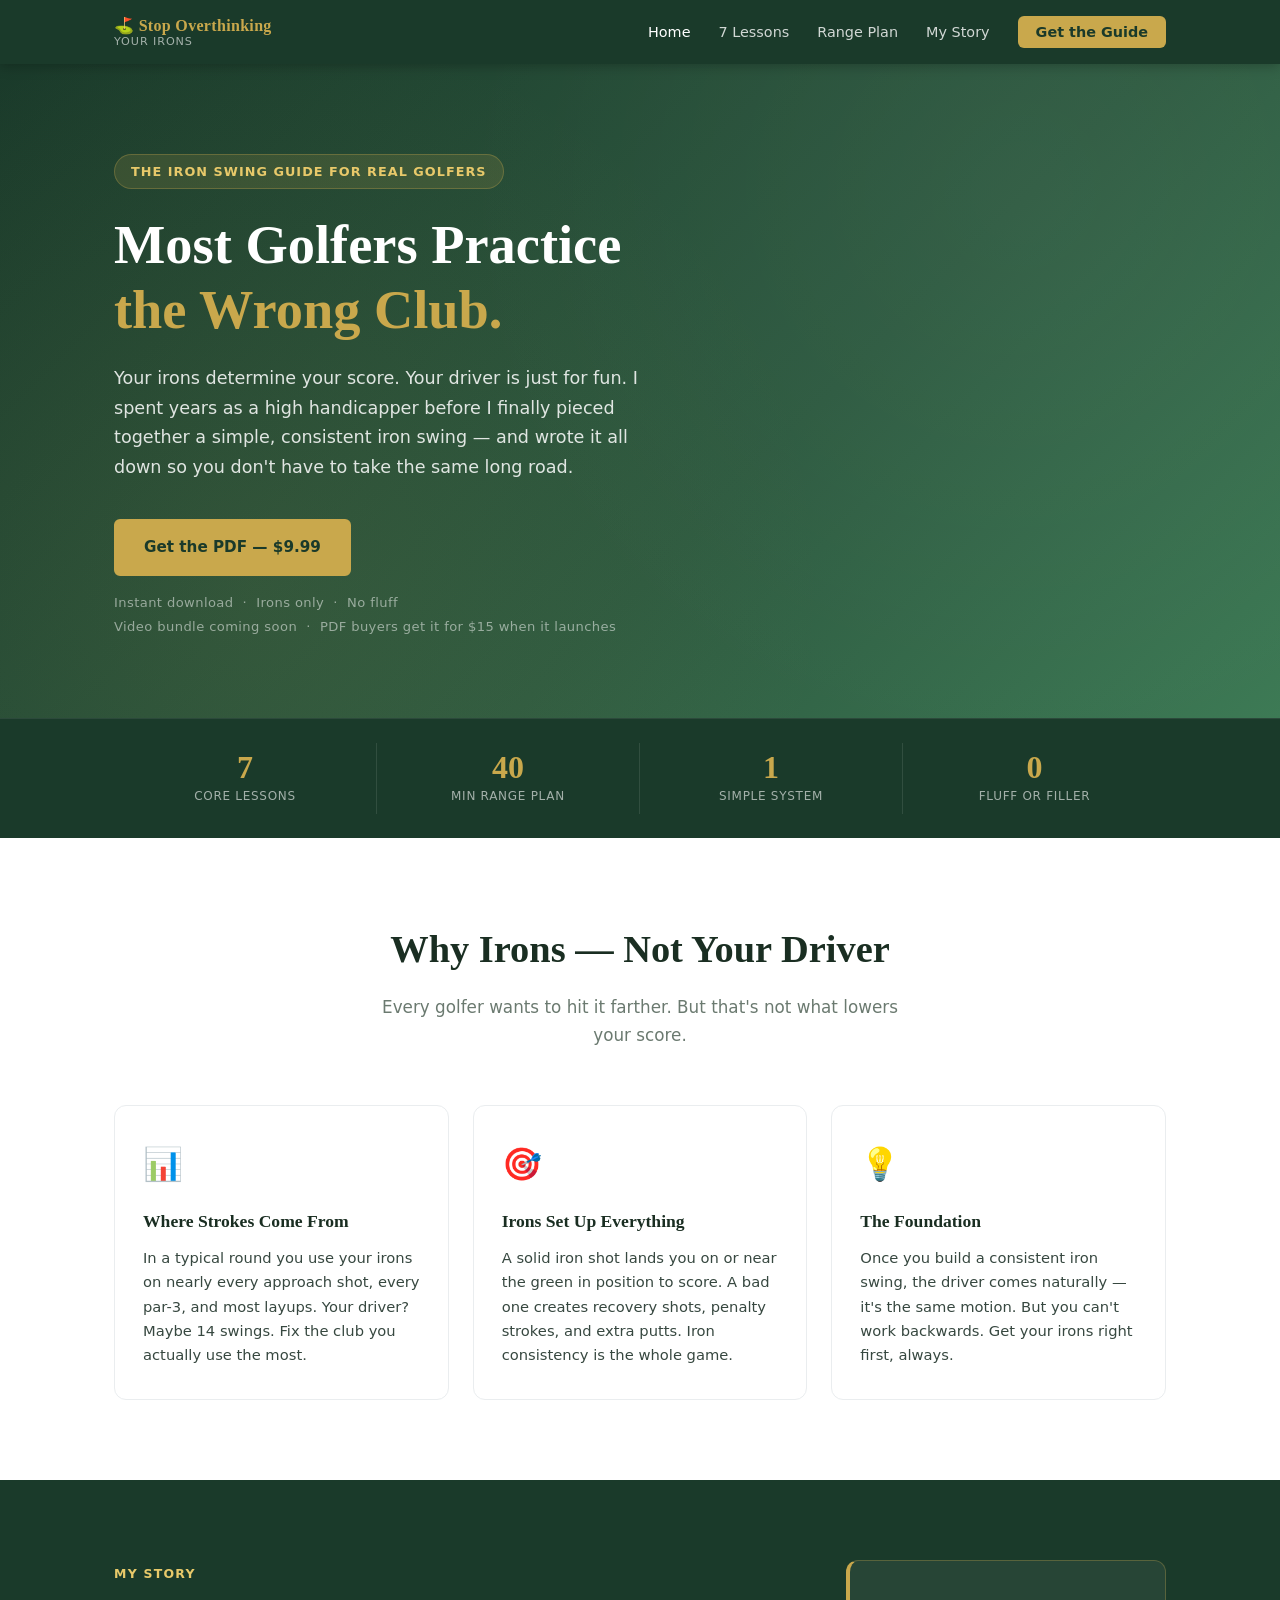
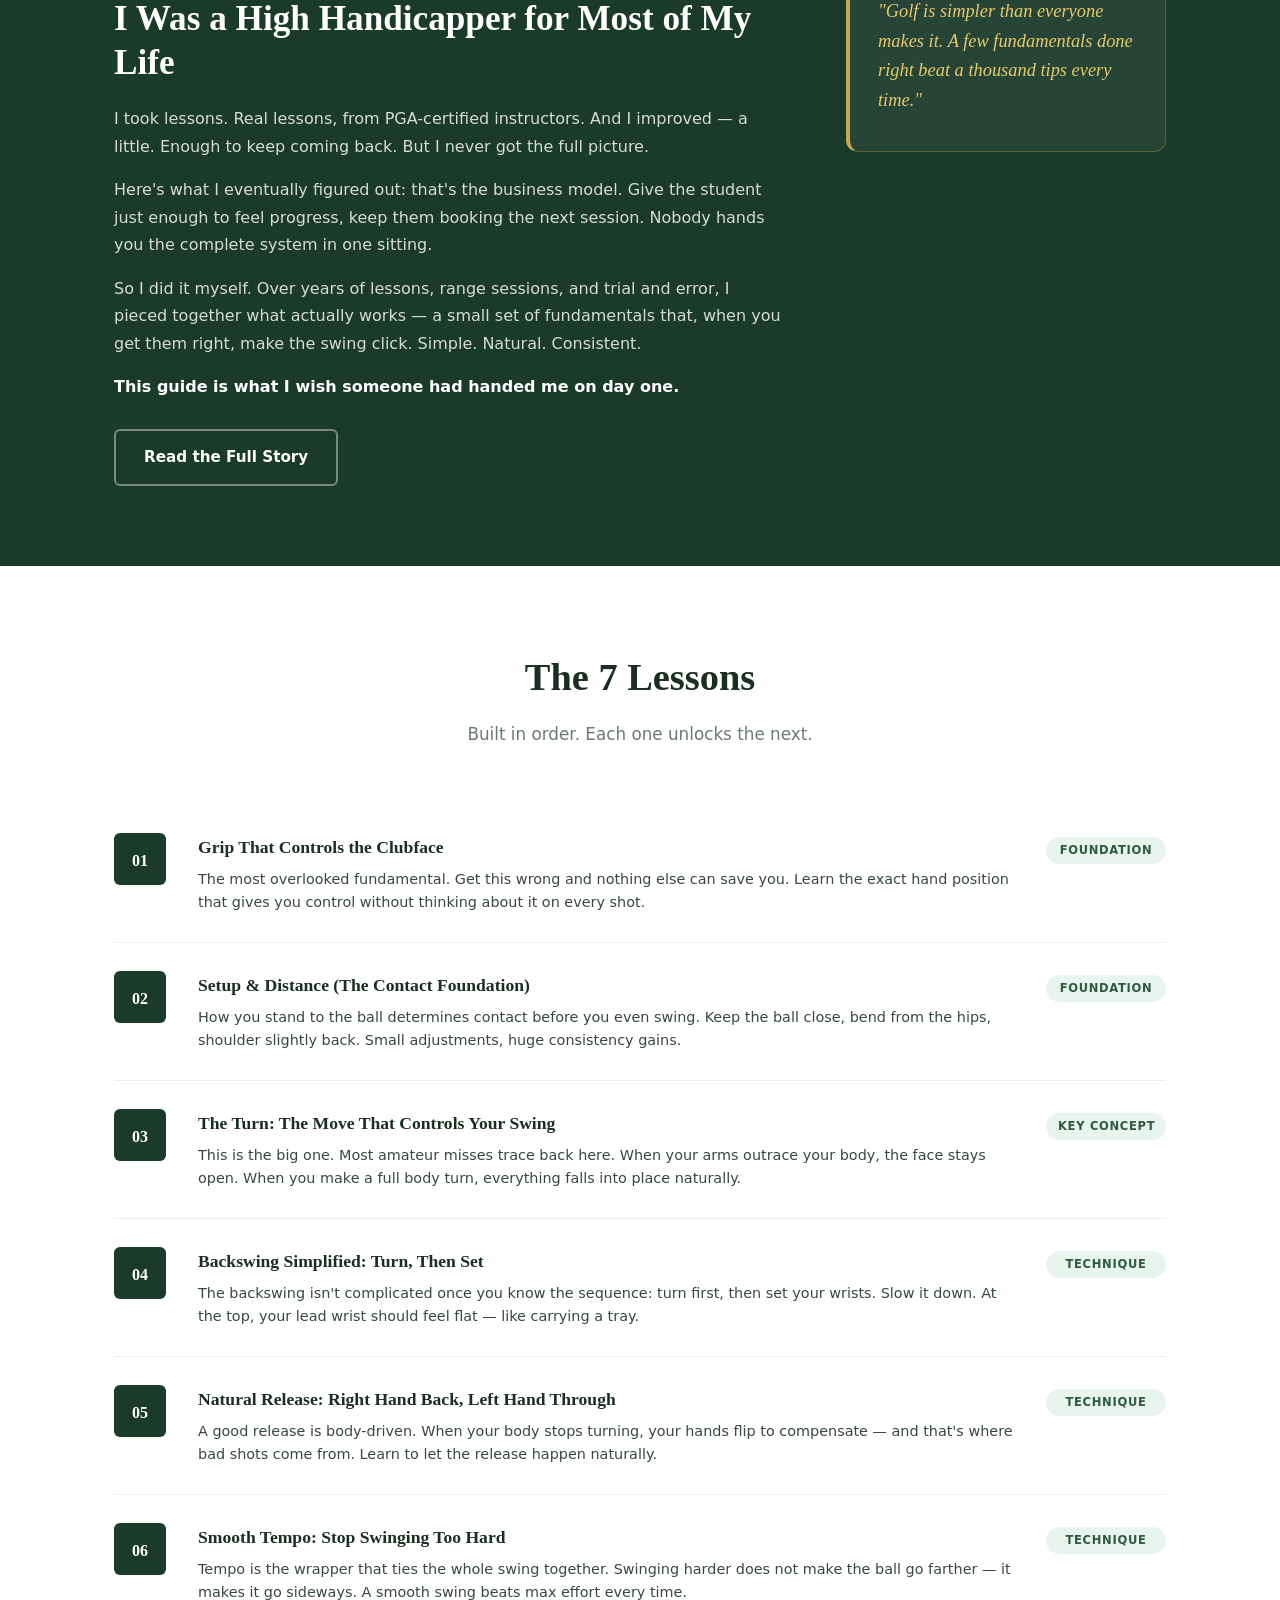
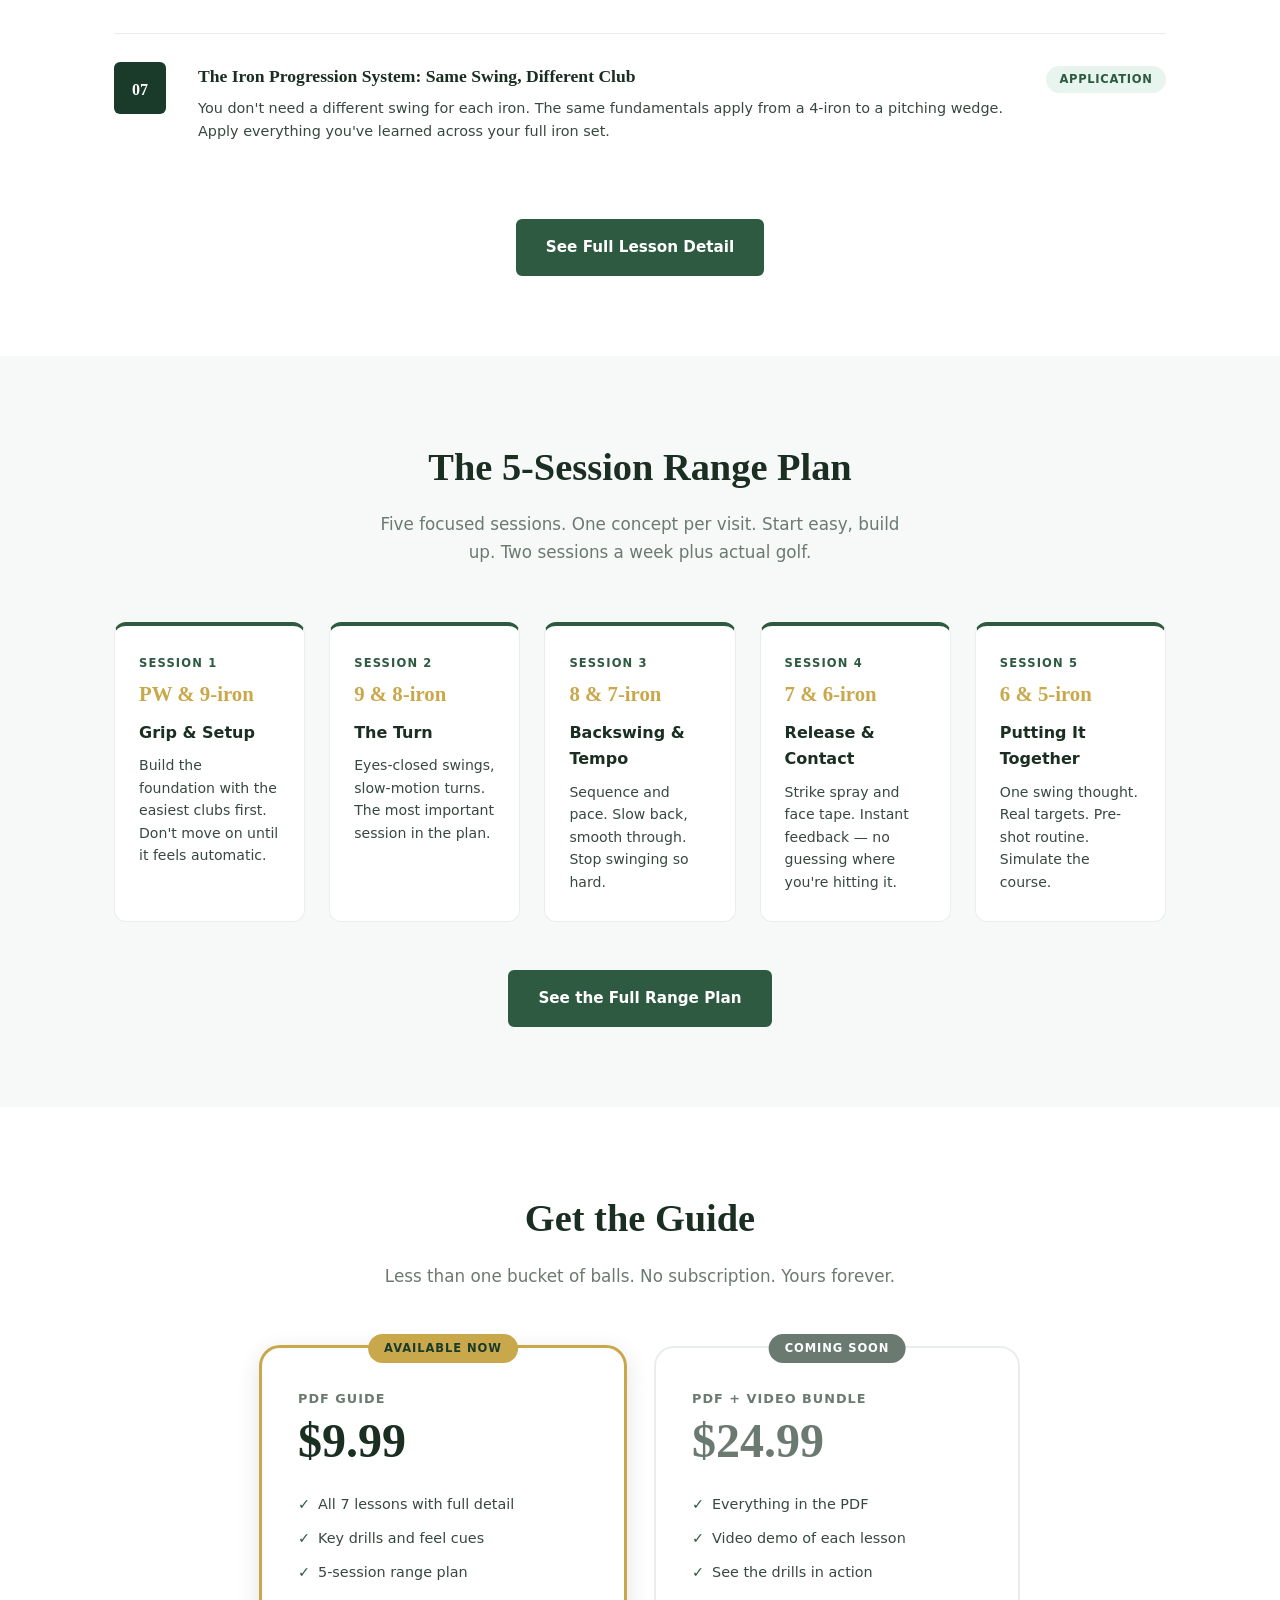
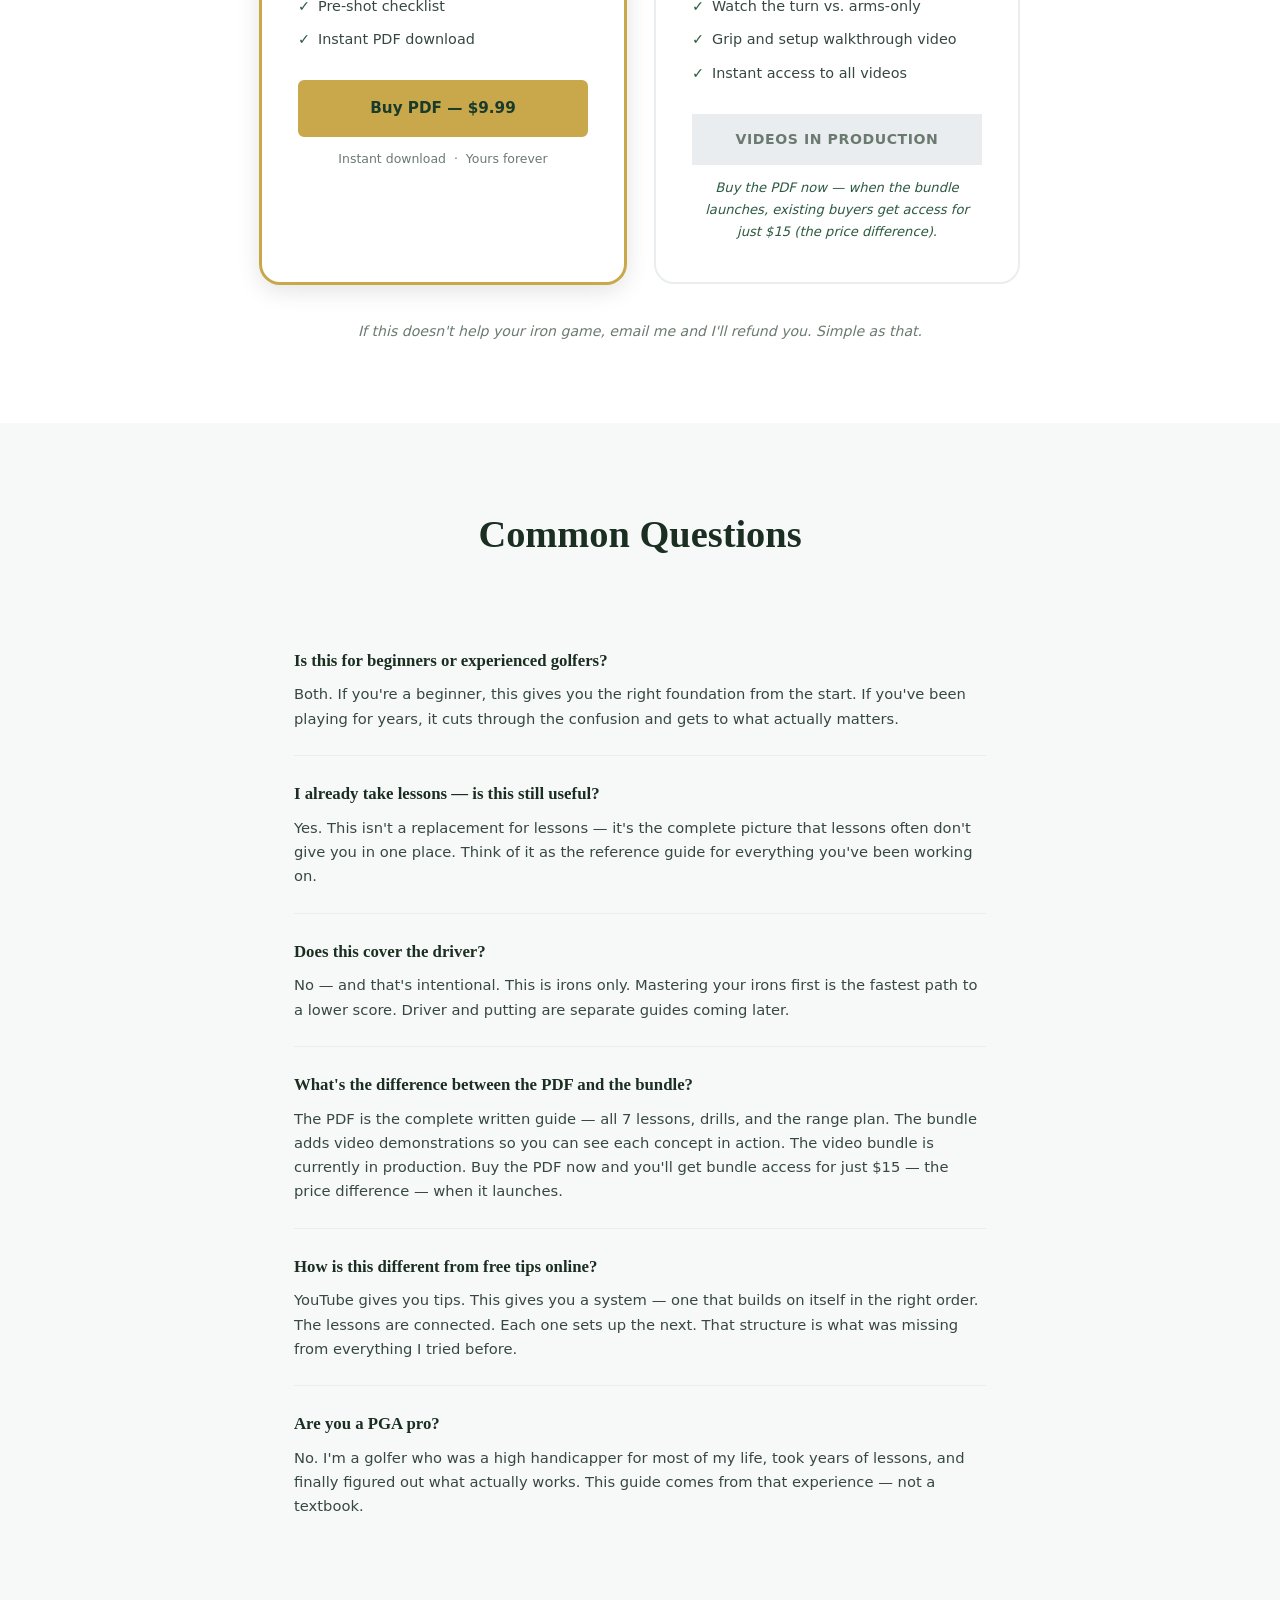
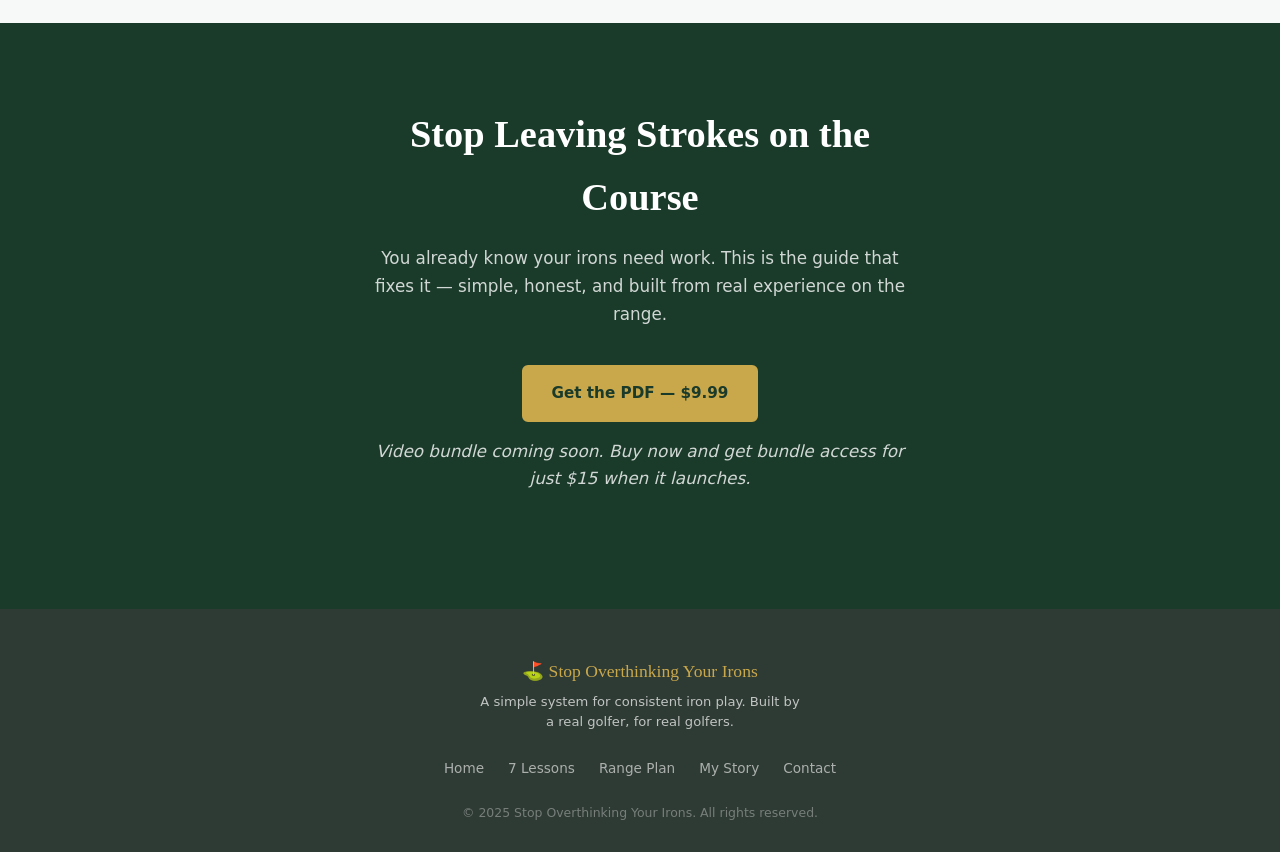
<file: index.html>
<!DOCTYPE html>
<html lang="en">
<head>
  <meta charset="UTF-8" />
  <meta name="viewport" content="width=device-width, initial-scale=1.0" />
  <meta name="description" content="Stop Overthinking Your Irons — The simple, honest guide to consistent iron play. Written by a lifelong high handicapper who finally figured it out." />
  <title>Stop Overthinking Your Irons | The Simple Iron Swing Guide</title>
  <meta name="google-site-verification" content="uZx9xJv8Myf-bqhfo9YRn84eziPM-ipdixRuAGjEsII" />
  <link rel="stylesheet" href="css/styles.css" />
</head>
<body>

  <nav class="navbar" role="navigation" aria-label="Main navigation">
    <div class="container nav-inner">
      <a href="index.html" class="nav-brand" aria-label="Home">
        <span class="nav-brand-name">⛳ Stop Overthinking</span>
        <span class="nav-brand-sub">Your Irons</span>
      </a>
      <button class="nav-toggle" id="navToggle" aria-label="Toggle navigation" aria-expanded="false">
        <span></span><span></span><span></span>
      </button>
      <ul class="nav-links" id="navLinks" role="list">
        <li><a href="index.html">Home</a></li>
        <li><a href="lessons.html">7 Lessons</a></li>
        <li><a href="range-plan.html">Range Plan</a></li>
        <li><a href="about.html">My Story</a></li>
        <li><a href="#pricing" class="nav-cta">Get the Guide</a></li>
      </ul>
    </div>
  </nav>

  <!-- HERO -->
  <section class="hero">
    <div class="hero-bg-pattern" aria-hidden="true"></div>
    <div class="container">
      <div class="hero-content">
        <div class="hero-eyebrow">The Iron Swing Guide for Real Golfers</div>
        <h1>Most Golfers Practice<br><span class="accent">the Wrong Club.</span></h1>
        <p class="hero-lead">
          Your irons determine your score. Your driver is just for fun. I spent years as a high
          handicapper before I finally pieced together a simple, consistent iron swing — and wrote
          it all down so you don't have to take the same long road.
        </p>
        <div class="hero-actions">
          <a href="https://stopoverthinkinggolf.gumroad.com/l/irons" target="_blank" class="btn btn-gold">Get the PDF — $9.99</a>
        </div>
        <p class="hero-note">Instant download &nbsp;·&nbsp; Irons only &nbsp;·&nbsp; No fluff</p>
        <p class="hero-note">Video bundle coming soon &nbsp;·&nbsp; PDF buyers get it for $15 when it launches</p>
      </div>
    </div>
  </section>

  <!-- STATS STRIP -->
  <section class="stats-strip">
    <div class="container stats-grid">
      <div class="stat-item"><span class="stat-num">7</span><span class="stat-label">Core Lessons</span></div>
      <div class="stat-item"><span class="stat-num">40</span><span class="stat-label">Min Range Plan</span></div>
      <div class="stat-item"><span class="stat-num">1</span><span class="stat-label">Simple System</span></div>
      <div class="stat-item"><span class="stat-num">0</span><span class="stat-label">Fluff or Filler</span></div>
    </div>
  </section>

  <!-- WHY IRONS -->
  <section class="section">
    <div class="container">
      <div class="section-header">
        <h2>Why Irons — Not Your Driver</h2>
        <p class="section-sub">Every golfer wants to hit it farther. But that's not what lowers your score.</p>
      </div>
      <div class="card-grid three-col">
        <div class="info-card fade-in">
          <div class="info-icon">📊</div>
          <h3>Where Strokes Come From</h3>
          <p>In a typical round you use your irons on nearly every approach shot, every par-3, and most layups. Your driver? Maybe 14 swings. Fix the club you actually use the most.</p>
        </div>
        <div class="info-card fade-in">
          <div class="info-icon">🎯</div>
          <h3>Irons Set Up Everything</h3>
          <p>A solid iron shot lands you on or near the green in position to score. A bad one creates recovery shots, penalty strokes, and extra putts. Iron consistency is the whole game.</p>
        </div>
        <div class="info-card fade-in">
          <div class="info-icon">💡</div>
          <h3>The Foundation</h3>
          <p>Once you build a consistent iron swing, the driver comes naturally — it's the same motion. But you can't work backwards. Get your irons right first, always.</p>
        </div>
      </div>
    </div>
  </section>

  <!-- AUTHOR STORY -->
  <section class="section section-dark">
    <div class="container story-layout">
      <div class="story-text">
        <div class="section-eyebrow">My Story</div>
        <h2>I Was a High Handicapper for Most of My Life</h2>
        <p>I took lessons. Real lessons, from PGA-certified instructors. And I improved — a little. Enough to keep coming back. But I never got the full picture.</p>
        <p>Here's what I eventually figured out: that's the business model. Give the student just enough to feel progress, keep them booking the next session. Nobody hands you the complete system in one sitting.</p>
        <p>So I did it myself. Over years of lessons, range sessions, and trial and error, I pieced together what actually works — a small set of fundamentals that, when you get them right, make the swing click. Simple. Natural. Consistent.</p>
        <p><strong>This guide is what I wish someone had handed me on day one.</strong></p>
        <a href="about.html" class="btn btn-outline-light">Read the Full Story</a>
      </div>
      <div class="story-callout">
        <blockquote>"Golf is simpler than everyone makes it. A few fundamentals done right beat a thousand tips every time."</blockquote>
      </div>
    </div>
  </section>

  <!-- THE 7 LESSONS -->
  <section class="section">
    <div class="container">
      <div class="section-header">
        <h2>The 7 Lessons</h2>
        <p class="section-sub">Built in order. Each one unlocks the next.</p>
      </div>
      <div class="lessons-list">
        <div class="lesson-row fade-in">
          <div class="lesson-num">01</div>
          <div class="lesson-body"><h3>Grip That Controls the Clubface</h3><p>The most overlooked fundamental. Get this wrong and nothing else can save you. Learn the exact hand position that gives you control without thinking about it on every shot.</p></div>
          <div class="lesson-tag">Foundation</div>
        </div>
        <div class="lesson-row fade-in">
          <div class="lesson-num">02</div>
          <div class="lesson-body"><h3>Setup &amp; Distance (The Contact Foundation)</h3><p>How you stand to the ball determines contact before you even swing. Keep the ball close, bend from the hips, shoulder slightly back. Small adjustments, huge consistency gains.</p></div>
          <div class="lesson-tag">Foundation</div>
        </div>
        <div class="lesson-row fade-in">
          <div class="lesson-num">03</div>
          <div class="lesson-body"><h3>The Turn: The Move That Controls Your Swing</h3><p>This is the big one. Most amateur misses trace back here. When your arms outrace your body, the face stays open. When you make a full body turn, everything falls into place naturally.</p></div>
          <div class="lesson-tag">Key Concept</div>
        </div>
        <div class="lesson-row fade-in">
          <div class="lesson-num">04</div>
          <div class="lesson-body"><h3>Backswing Simplified: Turn, Then Set</h3><p>The backswing isn't complicated once you know the sequence: turn first, then set your wrists. Slow it down. At the top, your lead wrist should feel flat — like carrying a tray.</p></div>
          <div class="lesson-tag">Technique</div>
        </div>
        <div class="lesson-row fade-in">
          <div class="lesson-num">05</div>
          <div class="lesson-body"><h3>Natural Release: Right Hand Back, Left Hand Through</h3><p>A good release is body-driven. When your body stops turning, your hands flip to compensate — and that's where bad shots come from. Learn to let the release happen naturally.</p></div>
          <div class="lesson-tag">Technique</div>
        </div>
        <div class="lesson-row fade-in">
          <div class="lesson-num">06</div>
          <div class="lesson-body"><h3>Smooth Tempo: Stop Swinging Too Hard</h3><p>Tempo is the wrapper that ties the whole swing together. Swinging harder does not make the ball go farther — it makes it go sideways. A smooth swing beats max effort every time.</p></div>
          <div class="lesson-tag">Technique</div>
        </div>
        <div class="lesson-row fade-in">
          <div class="lesson-num">07</div>
          <div class="lesson-body"><h3>The Iron Progression System: Same Swing, Different Club</h3><p>You don't need a different swing for each iron. The same fundamentals apply from a 4-iron to a pitching wedge. Apply everything you've learned across your full iron set.</p></div>
          <div class="lesson-tag">Application</div>
        </div>
      </div>
      <div class="section-cta">
        <a href="lessons.html" class="btn btn-green">See Full Lesson Detail</a>
      </div>
    </div>
  </section>

  <!-- RANGE PLAN PREVIEW -->
  <section class="section section-light">
    <div class="container">
      <div class="section-header">
        <h2>The 5-Session Range Plan</h2>
        <p class="section-sub">Five focused sessions. One concept per visit. Start easy, build up. Two sessions a week plus actual golf.</p>
      </div>
      <div class="card-grid five-col">
        <div class="phase-card fade-in">
          <div class="phase-num">Session 1</div>
          <div class="phase-time">PW &amp; 9-iron</div>
          <h4>Grip &amp; Setup</h4>
          <p>Build the foundation with the easiest clubs first. Don't move on until it feels automatic.</p>
        </div>
        <div class="phase-card fade-in">
          <div class="phase-num">Session 2</div>
          <div class="phase-time">9 &amp; 8-iron</div>
          <h4>The Turn</h4>
          <p>Eyes-closed swings, slow-motion turns. The most important session in the plan.</p>
        </div>
        <div class="phase-card fade-in">
          <div class="phase-num">Session 3</div>
          <div class="phase-time">8 &amp; 7-iron</div>
          <h4>Backswing &amp; Tempo</h4>
          <p>Sequence and pace. Slow back, smooth through. Stop swinging so hard.</p>
        </div>
        <div class="phase-card fade-in">
          <div class="phase-num">Session 4</div>
          <div class="phase-time">7 &amp; 6-iron</div>
          <h4>Release &amp; Contact</h4>
          <p>Strike spray and face tape. Instant feedback — no guessing where you're hitting it.</p>
        </div>
        <div class="phase-card fade-in">
          <div class="phase-num">Session 5</div>
          <div class="phase-time">6 &amp; 5-iron</div>
          <h4>Putting It Together</h4>
          <p>One swing thought. Real targets. Pre-shot routine. Simulate the course.</p>
        </div>
      </div>
      <div class="section-cta">
        <a href="range-plan.html" class="btn btn-green">See the Full Range Plan</a>
      </div>
    </div>
  </section>

  <!-- PRICING -->
  <section class="section" id="pricing">
    <div class="container">
      <div class="section-header">
        <h2>Get the Guide</h2>
        <p class="section-sub">Less than one bucket of balls. No subscription. Yours forever.</p>
      </div>
      <div class="pricing-grid">
        <div class="pricing-card pricing-featured fade-in">
          <div class="pricing-badge">Available Now</div>
          <div class="pricing-tier">PDF Guide</div>
          <div class="pricing-price">$9.99</div>
          <ul class="pricing-features">
            <li>All 7 lessons with full detail</li>
            <li>Key drills and feel cues</li>
            <li>5-session range plan</li>
            <li>Pre-shot checklist</li>
            <li>Instant PDF download</li>
          </ul>
          <a href="https://stopoverthinkinggolf.gumroad.com/l/irons" target="_blank" class="btn btn-gold btn-full">Buy PDF — $9.99</a>
          <p class="pricing-note">Instant download &nbsp;·&nbsp; Yours forever</p>
        </div>
        <div class="pricing-card pricing-coming-soon fade-in">
          <div class="pricing-badge pricing-badge-soon">Coming Soon</div>
          <div class="pricing-tier">PDF + Video Bundle</div>
          <div class="pricing-price">$24.99</div>
          <ul class="pricing-features">
            <li>Everything in the PDF</li>
            <li>Video demo of each lesson</li>
            <li>See the drills in action</li>
            <li>Watch the turn vs. arms-only</li>
            <li>Grip and setup walkthrough video</li>
            <li>Instant access to all videos</li>
          </ul>
          <div class="coming-soon-btn">Videos in Production</div>
          <p class="pricing-note upgrade-note">Buy the PDF now — when the bundle launches, existing buyers get access for just $15 (the price difference).</p>
        </div>
      </div>
      <p class="pricing-guarantee">If this doesn't help your iron game, email me and I'll refund you. Simple as that.</p>
    </div>
  </section>

  <!-- FAQ -->
  <section class="section section-light">
    <div class="container faq-container">
      <div class="section-header"><h2>Common Questions</h2></div>
      <div class="faq-list">
        <div class="faq-item fade-in">
          <h4>Is this for beginners or experienced golfers?</h4>
          <p>Both. If you're a beginner, this gives you the right foundation from the start. If you've been playing for years, it cuts through the confusion and gets to what actually matters.</p>
        </div>
        <div class="faq-item fade-in">
          <h4>I already take lessons — is this still useful?</h4>
          <p>Yes. This isn't a replacement for lessons — it's the complete picture that lessons often don't give you in one place. Think of it as the reference guide for everything you've been working on.</p>
        </div>
        <div class="faq-item fade-in">
          <h4>Does this cover the driver?</h4>
          <p>No — and that's intentional. This is irons only. Mastering your irons first is the fastest path to a lower score. Driver and putting are separate guides coming later.</p>
        </div>
        <div class="faq-item fade-in">
          <h4>What's the difference between the PDF and the bundle?</h4>
          <p>The PDF is the complete written guide — all 7 lessons, drills, and the range plan. The bundle adds video demonstrations so you can see each concept in action. The video bundle is currently in production. Buy the PDF now and you'll get bundle access for just $15 — the price difference — when it launches.</p>
        </div>
        <div class="faq-item fade-in">
          <h4>How is this different from free tips online?</h4>
          <p>YouTube gives you tips. This gives you a system — one that builds on itself in the right order. The lessons are connected. Each one sets up the next. That structure is what was missing from everything I tried before.</p>
        </div>
        <div class="faq-item fade-in">
          <h4>Are you a PGA pro?</h4>
          <p>No. I'm a golfer who was a high handicapper for most of my life, took years of lessons, and finally figured out what actually works. This guide comes from that experience — not a textbook.</p>
        </div>
      </div>
    </div>
  </section>

  <!-- FINAL CTA -->
  <section class="section section-dark cta-section">
    <div class="container cta-inner">
      <h2>Stop Leaving Strokes on the Course</h2>
      <p>You already know your irons need work. This is the guide that fixes it — simple, honest, and built from real experience on the range.</p>
      <div class="hero-actions">
        <a href="https://stopoverthinkinggolf.gumroad.com/l/irons" target="_blank" class="btn btn-gold">Get the PDF — $9.99</a>
      </div>
      <p class="cta-sub-note">Video bundle coming soon. Buy now and get bundle access for just $15 when it launches.</p>
    </div>
  </section>

  <!-- FOOTER -->
  <footer class="footer">
    <div class="container footer-inner">
      <div class="footer-brand">
        <span>⛳ Stop Overthinking Your Irons</span>
        <p>A simple system for consistent iron play. Built by a real golfer, for real golfers.</p>
      </div>
      <nav class="footer-links" aria-label="Footer navigation">
        <a href="index.html">Home</a>
        <a href="lessons.html">7 Lessons</a>
        <a href="range-plan.html">Range Plan</a>
        <a href="about.html">My Story</a>
        <a href="contact.html">Contact</a>
      </nav>
      <p class="footer-copy">&copy; 2025 Stop Overthinking Your Irons. All rights reserved.</p>
    </div>
  </footer>

  <script src="js/main.js"></script>
</body>
</html>
</file>
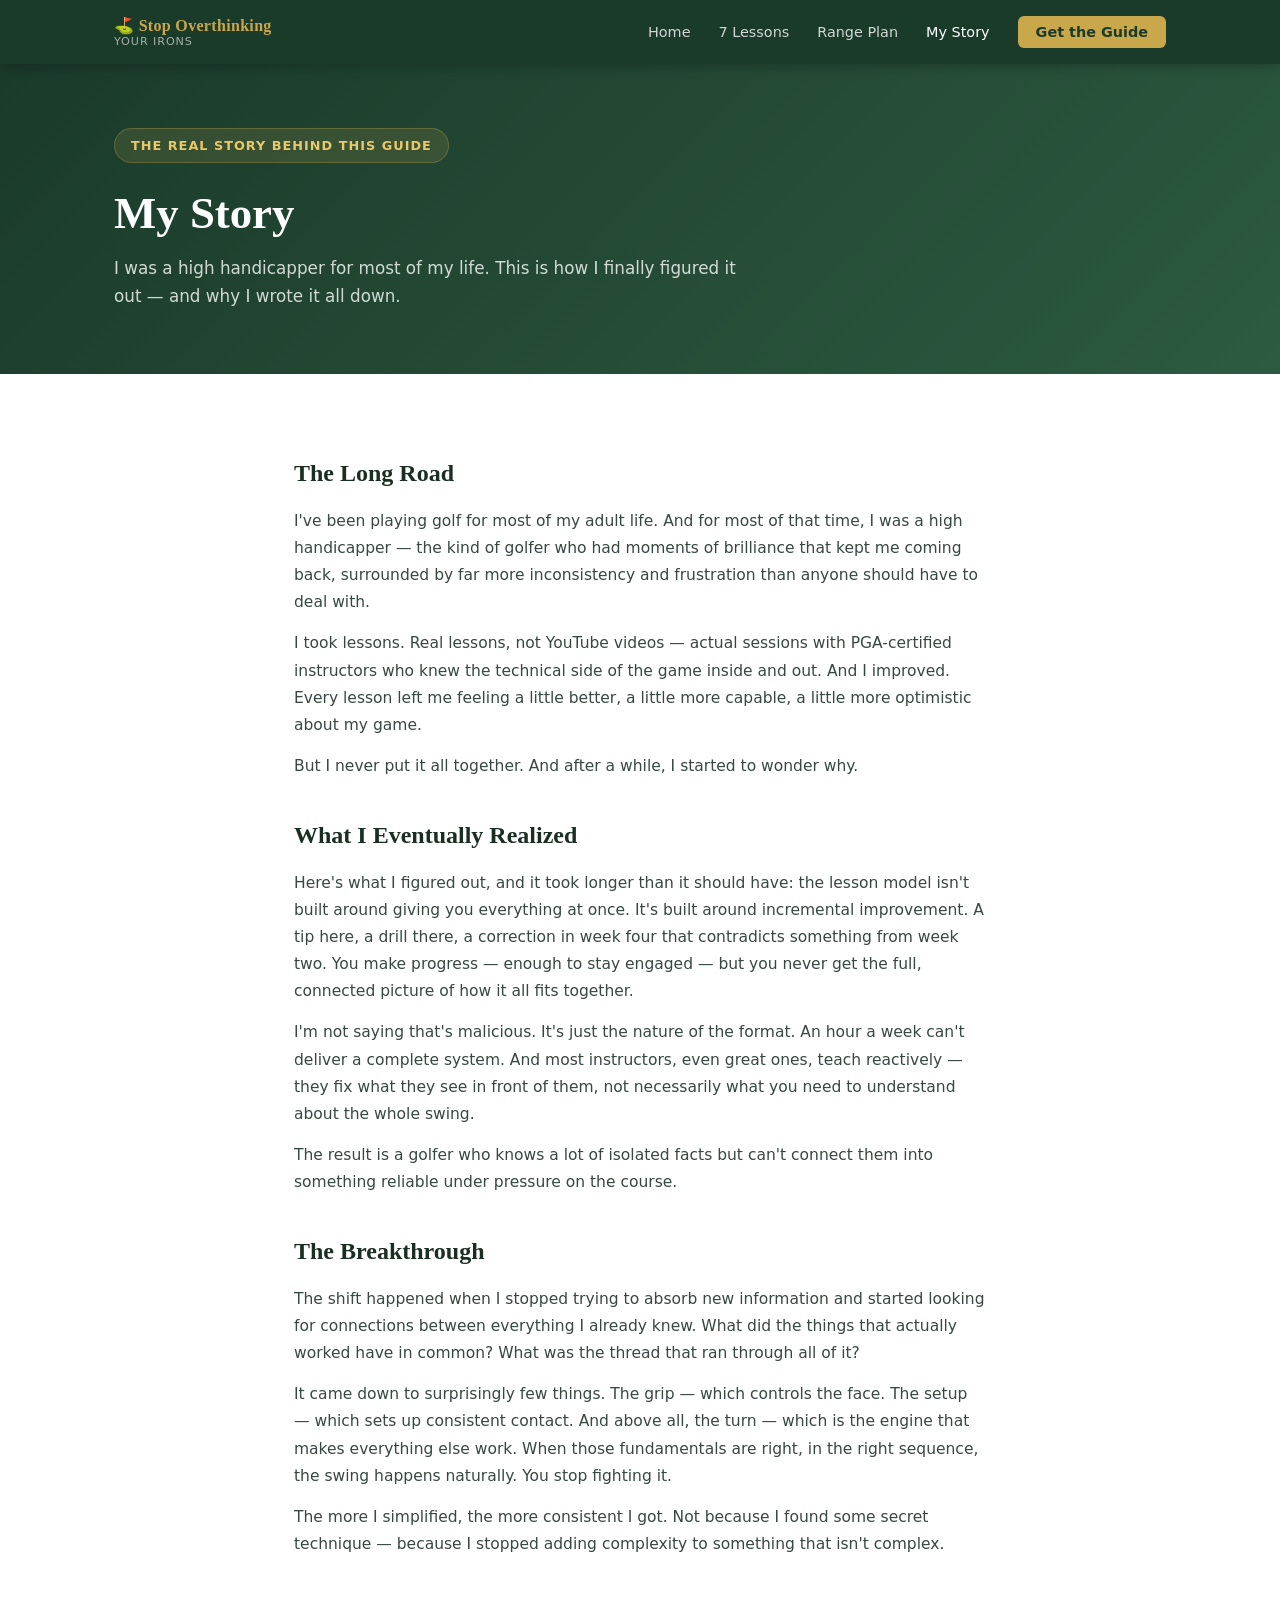
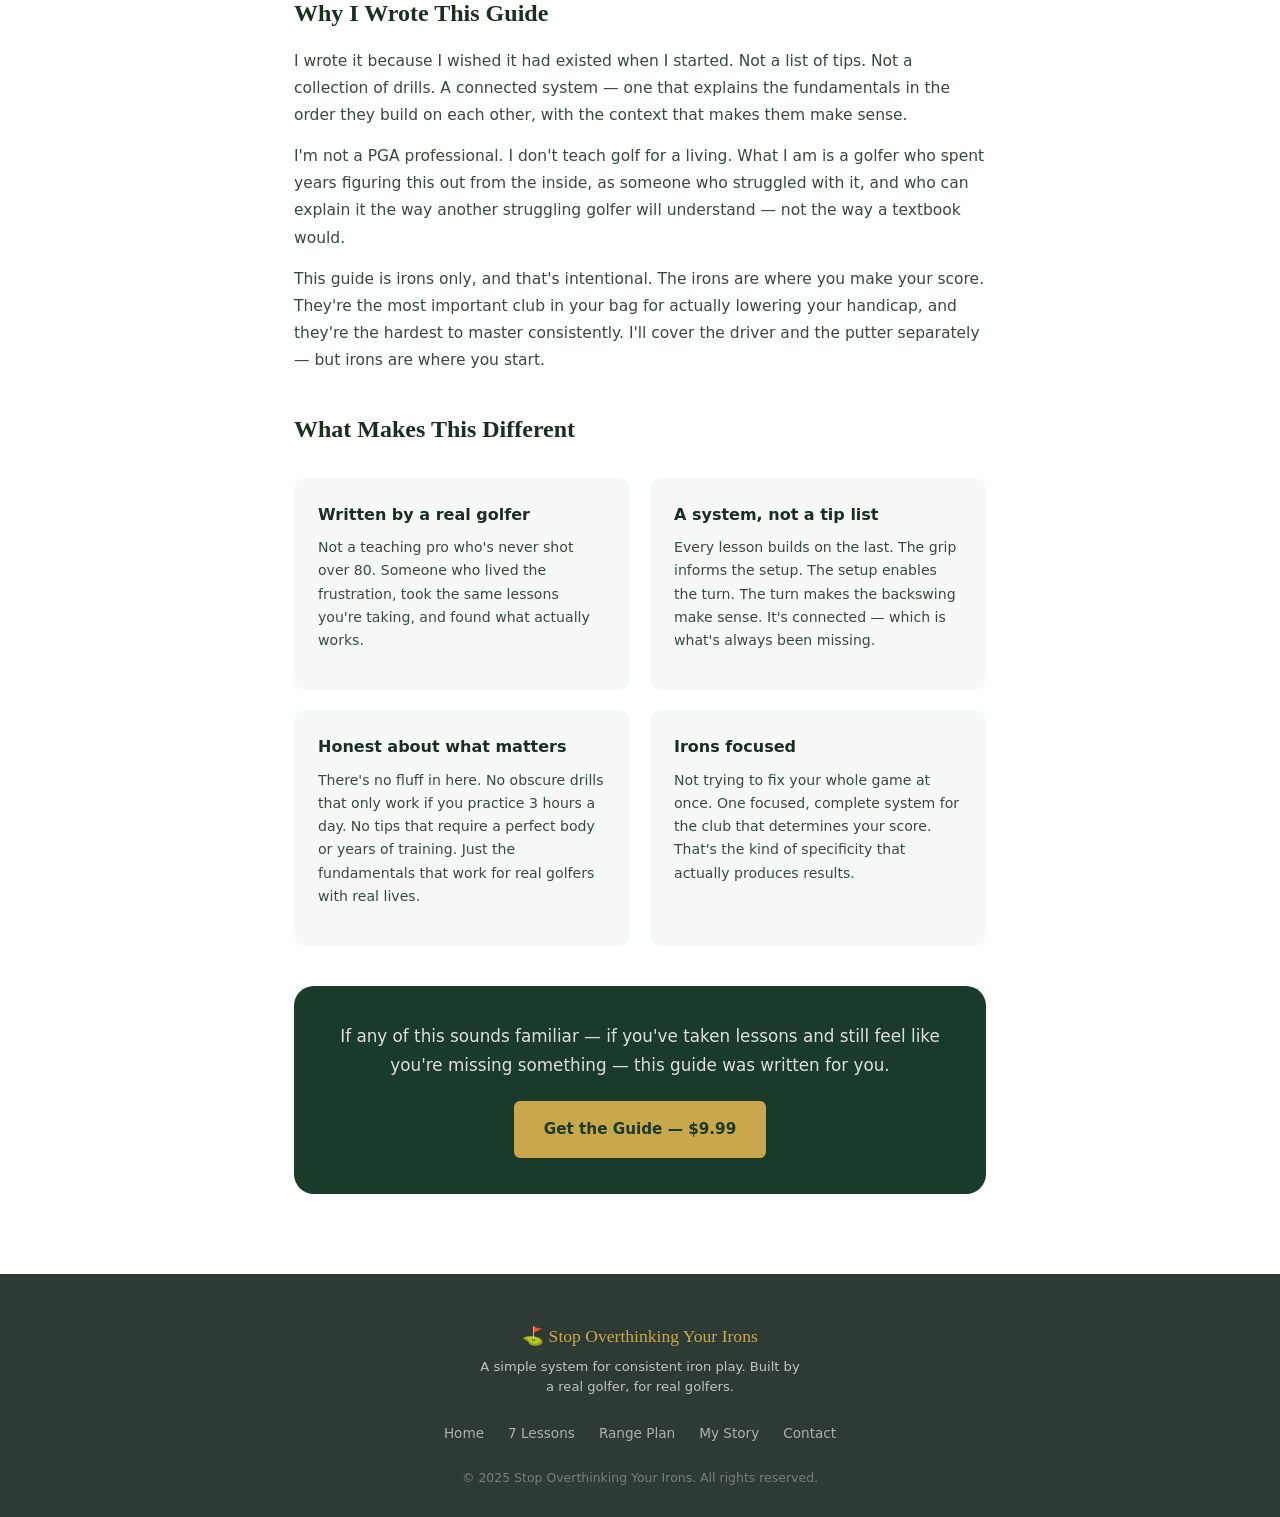
<file: about.html>
<!DOCTYPE html>
<html lang="en">
<head>
  <meta charset="UTF-8" />
  <meta name="viewport" content="width=device-width, initial-scale=1.0" />
  <meta name="description" content="My Story — How a lifelong high handicapper finally figured out a simple, consistent iron swing." />
  <title>My Story | Stop Overthinking Your Irons</title>
  <link rel="stylesheet" href="css/styles.css" />
</head>
<body>

  <nav class="navbar" role="navigation" aria-label="Main navigation">
    <div class="container nav-inner">
      <a href="index.html" class="nav-brand">
        <span class="nav-brand-name">⛳ Stop Overthinking</span>
        <span class="nav-brand-sub">Your Irons</span>
      </a>
      <button class="nav-toggle" id="navToggle" aria-label="Toggle navigation" aria-expanded="false">
        <span></span><span></span><span></span>
      </button>
      <ul class="nav-links" id="navLinks" role="list">
        <li><a href="index.html">Home</a></li>
        <li><a href="lessons.html">7 Lessons</a></li>
        <li><a href="range-plan.html">Range Plan</a></li>
        <li><a href="about.html">My Story</a></li>
        <li><a href="index.html#pricing" class="nav-cta">Get the Guide</a></li>
      </ul>
    </div>
  </nav>

  <section class="page-hero">
    <div class="container">
      <div class="page-hero-content">
        <div class="hero-eyebrow">The Real Story Behind This Guide</div>
        <h1>My Story</h1>
        <p>I was a high handicapper for most of my life. This is how I finally figured it out — and why I wrote it all down.</p>
      </div>
    </div>
  </section>

  <section class="section">
    <div class="container about-layout">
      <div class="about-main">

        <h2>The Long Road</h2>
        <p>I've been playing golf for most of my adult life. And for most of that time, I was a high handicapper — the kind of golfer who had moments of brilliance that kept me coming back, surrounded by far more inconsistency and frustration than anyone should have to deal with.</p>

        <p>I took lessons. Real lessons, not YouTube videos — actual sessions with PGA-certified instructors who knew the technical side of the game inside and out. And I improved. Every lesson left me feeling a little better, a little more capable, a little more optimistic about my game.</p>

        <p>But I never put it all together. And after a while, I started to wonder why.</p>

        <h2>What I Eventually Realized</h2>
        <p>Here's what I figured out, and it took longer than it should have: the lesson model isn't built around giving you everything at once. It's built around incremental improvement. A tip here, a drill there, a correction in week four that contradicts something from week two. You make progress — enough to stay engaged — but you never get the full, connected picture of how it all fits together.</p>

        <p>I'm not saying that's malicious. It's just the nature of the format. An hour a week can't deliver a complete system. And most instructors, even great ones, teach reactively — they fix what they see in front of them, not necessarily what you need to understand about the whole swing.</p>

        <p>The result is a golfer who knows a lot of isolated facts but can't connect them into something reliable under pressure on the course.</p>

        <h2>The Breakthrough</h2>
        <p>The shift happened when I stopped trying to absorb new information and started looking for connections between everything I already knew. What did the things that actually worked have in common? What was the thread that ran through all of it?</p>

        <p>It came down to surprisingly few things. The grip — which controls the face. The setup — which sets up consistent contact. And above all, the turn — which is the engine that makes everything else work. When those fundamentals are right, in the right sequence, the swing happens naturally. You stop fighting it.</p>

        <p>The more I simplified, the more consistent I got. Not because I found some secret technique — because I stopped adding complexity to something that isn't complex.</p>

        <h2>Why I Wrote This Guide</h2>
        <p>I wrote it because I wished it had existed when I started. Not a list of tips. Not a collection of drills. A connected system — one that explains the fundamentals in the order they build on each other, with the context that makes them make sense.</p>

        <p>I'm not a PGA professional. I don't teach golf for a living. What I am is a golfer who spent years figuring this out from the inside, as someone who struggled with it, and who can explain it the way another struggling golfer will understand — not the way a textbook would.</p>

        <p>This guide is irons only, and that's intentional. The irons are where you make your score. They're the most important club in your bag for actually lowering your handicap, and they're the hardest to master consistently. I'll cover the driver and the putter separately — but irons are where you start.</p>

        <h2>What Makes This Different</h2>
        <div class="difference-grid">
          <div class="difference-item fade-in">
            <h4>Written by a real golfer</h4>
            <p>Not a teaching pro who's never shot over 80. Someone who lived the frustration, took the same lessons you're taking, and found what actually works.</p>
          </div>
          <div class="difference-item fade-in">
            <h4>A system, not a tip list</h4>
            <p>Every lesson builds on the last. The grip informs the setup. The setup enables the turn. The turn makes the backswing make sense. It's connected — which is what's always been missing.</p>
          </div>
          <div class="difference-item fade-in">
            <h4>Honest about what matters</h4>
            <p>There's no fluff in here. No obscure drills that only work if you practice 3 hours a day. No tips that require a perfect body or years of training. Just the fundamentals that work for real golfers with real lives.</p>
          </div>
          <div class="difference-item fade-in">
            <h4>Irons focused</h4>
            <p>Not trying to fix your whole game at once. One focused, complete system for the club that determines your score. That's the kind of specificity that actually produces results.</p>
          </div>
        </div>

        <div class="about-cta">
          <p>If any of this sounds familiar — if you've taken lessons and still feel like you're missing something — this guide was written for you.</p>
          <a href="https://stopoverthinkinggolf.gumroad.com/l/irons" target="_blank" class="btn btn-gold">Get the Guide — $9.99</a>
        </div>

      </div>
    </div>
  </section>

  <footer class="footer">
    <div class="container footer-inner">
      <div class="footer-brand">
        <span>⛳ Stop Overthinking Your Irons</span>
        <p>A simple system for consistent iron play. Built by a real golfer, for real golfers.</p>
      </div>
      <nav class="footer-links" aria-label="Footer navigation">
        <a href="index.html">Home</a>
        <a href="lessons.html">7 Lessons</a>
        <a href="range-plan.html">Range Plan</a>
        <a href="about.html">My Story</a>
        <a href="contact.html">Contact</a>
      </nav>
      <p class="footer-copy">&copy; 2025 Stop Overthinking Your Irons. All rights reserved.</p>
    </div>
  </footer>

  <script src="js/main.js"></script>
</body>
</html>
</file>
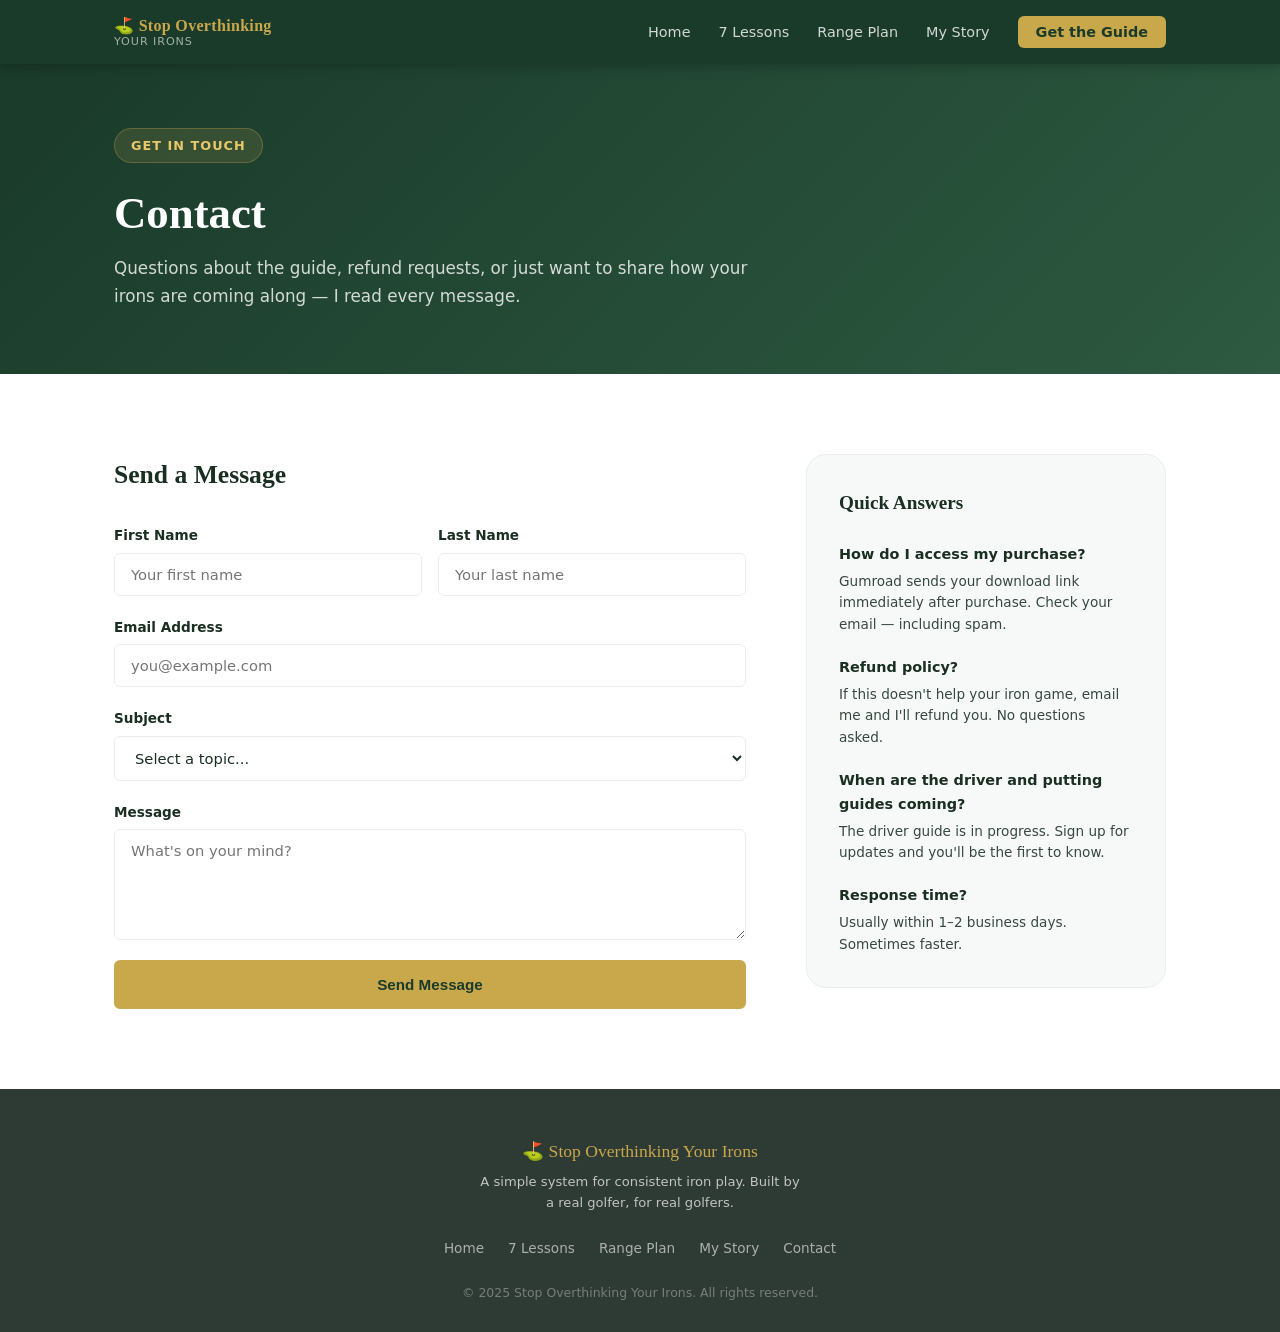
<file: contact.html>
<!DOCTYPE html>
<html lang="en">
<head>
  <meta charset="UTF-8" />
  <meta name="viewport" content="width=device-width, initial-scale=1.0" />
  <meta name="description" content="Contact — Questions about Stop Overthinking Your Irons? Get in touch." />
  <title>Contact | Stop Overthinking Your Irons</title>
  <link rel="stylesheet" href="css/styles.css" />
</head>
<body>

  <nav class="navbar" role="navigation" aria-label="Main navigation">
    <div class="container nav-inner">
      <a href="index.html" class="nav-brand">
        <span class="nav-brand-name">⛳ Stop Overthinking</span>
        <span class="nav-brand-sub">Your Irons</span>
      </a>
      <button class="nav-toggle" id="navToggle" aria-label="Toggle navigation" aria-expanded="false">
        <span></span><span></span><span></span>
      </button>
      <ul class="nav-links" id="navLinks" role="list">
        <li><a href="index.html">Home</a></li>
        <li><a href="lessons.html">7 Lessons</a></li>
        <li><a href="range-plan.html">Range Plan</a></li>
        <li><a href="about.html">My Story</a></li>
        <li><a href="index.html#pricing" class="nav-cta">Get the Guide</a></li>
      </ul>
    </div>
  </nav>

  <section class="page-hero">
    <div class="container">
      <div class="page-hero-content">
        <div class="hero-eyebrow">Get in Touch</div>
        <h1>Contact</h1>
        <p>Questions about the guide, refund requests, or just want to share how your irons are coming along — I read every message.</p>
      </div>
    </div>
  </section>

  <section class="section">
    <div class="container contact-layout">
      <div class="contact-form-wrap">
        <h2>Send a Message</h2>

        <form id="contactForm" class="contact-form" novalidate>
          <div class="form-row">
            <div class="form-group">
              <label for="firstName">First Name</label>
              <input type="text" id="firstName" name="firstName" required placeholder="Your first name" />
            </div>
            <div class="form-group">
              <label for="lastName">Last Name</label>
              <input type="text" id="lastName" name="lastName" required placeholder="Your last name" />
            </div>
          </div>
          <div class="form-group">
            <label for="email">Email Address</label>
            <input type="email" id="email" name="email" required placeholder="you@example.com" />
          </div>
          <div class="form-group">
            <label for="subject">Subject</label>
            <select id="subject" name="subject">
              <option value="">Select a topic...</option>
              <option value="question">Question about the guide</option>
              <option value="refund">Refund request</option>
              <option value="feedback">Feedback or results</option>
              <option value="other">Something else</option>
            </select>
          </div>
          <div class="form-group">
            <label for="message">Message</label>
            <textarea id="message" name="message" rows="5" required placeholder="What's on your mind?"></textarea>
          </div>
          <button type="submit" class="btn btn-gold btn-full">Send Message</button>
        </form>

        <div id="formSuccess" class="form-success" role="alert" aria-live="polite">
          <div class="success-icon">✓</div>
          <h3>Message received!</h3>
          <p>I'll get back to you within 1–2 business days.</p>
        </div>
      </div>

      <div class="contact-info">
        <div class="contact-info-card">
          <h3>Quick Answers</h3>
          <div class="contact-faq-item">
            <strong>How do I access my purchase?</strong>
            <p>Gumroad sends your download link immediately after purchase. Check your email — including spam.</p>
          </div>
          <div class="contact-faq-item">
            <strong>Refund policy?</strong>
            <p>If this doesn't help your iron game, email me and I'll refund you. No questions asked.</p>
          </div>
          <div class="contact-faq-item">
            <strong>When are the driver and putting guides coming?</strong>
            <p>The driver guide is in progress. Sign up for updates and you'll be the first to know.</p>
          </div>
          <div class="contact-faq-item">
            <strong>Response time?</strong>
            <p>Usually within 1–2 business days. Sometimes faster.</p>
          </div>
        </div>
      </div>
    </div>
  </section>

  <footer class="footer">
    <div class="container footer-inner">
      <div class="footer-brand">
        <span>⛳ Stop Overthinking Your Irons</span>
        <p>A simple system for consistent iron play. Built by a real golfer, for real golfers.</p>
      </div>
      <nav class="footer-links" aria-label="Footer navigation">
        <a href="index.html">Home</a>
        <a href="lessons.html">7 Lessons</a>
        <a href="range-plan.html">Range Plan</a>
        <a href="about.html">My Story</a>
        <a href="contact.html">Contact</a>
      </nav>
      <p class="footer-copy">&copy; 2025 Stop Overthinking Your Irons. All rights reserved.</p>
    </div>
  </footer>

  <script src="js/main.js"></script>
</body>
</html>
</file>
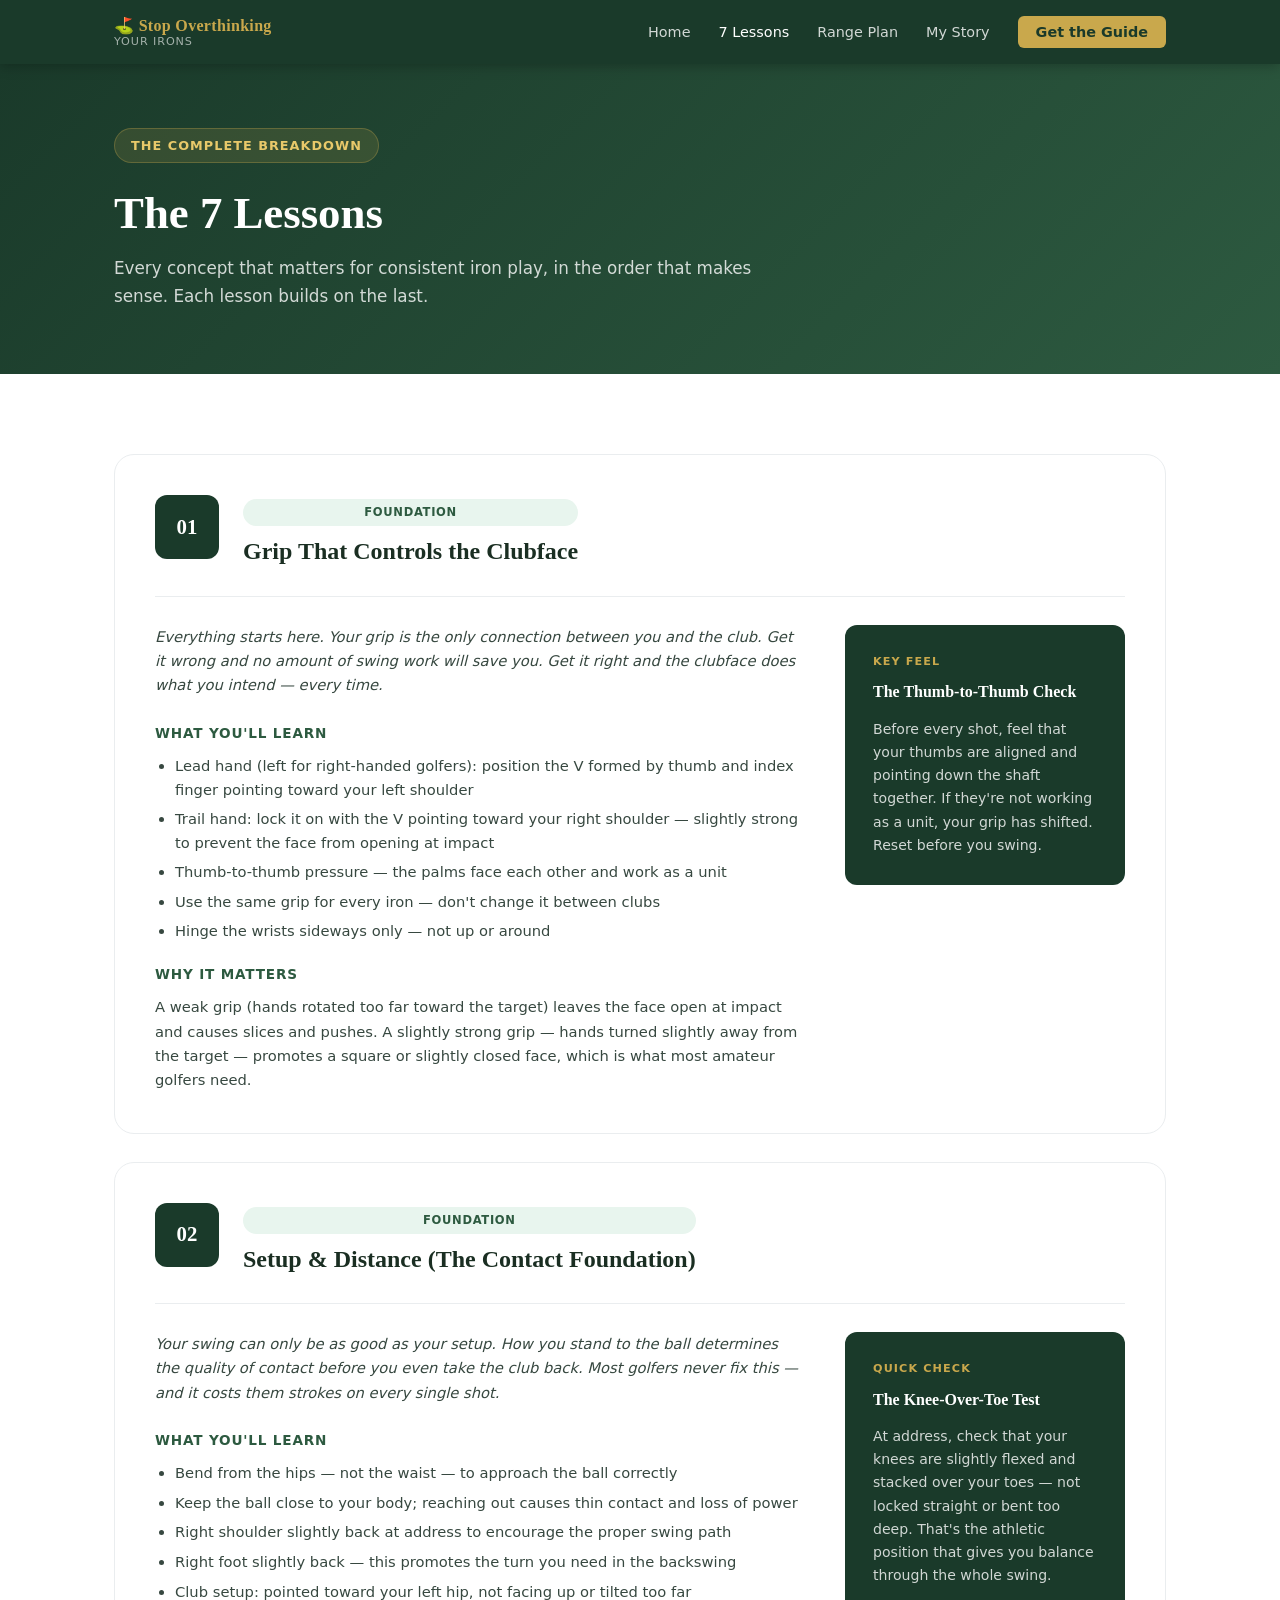
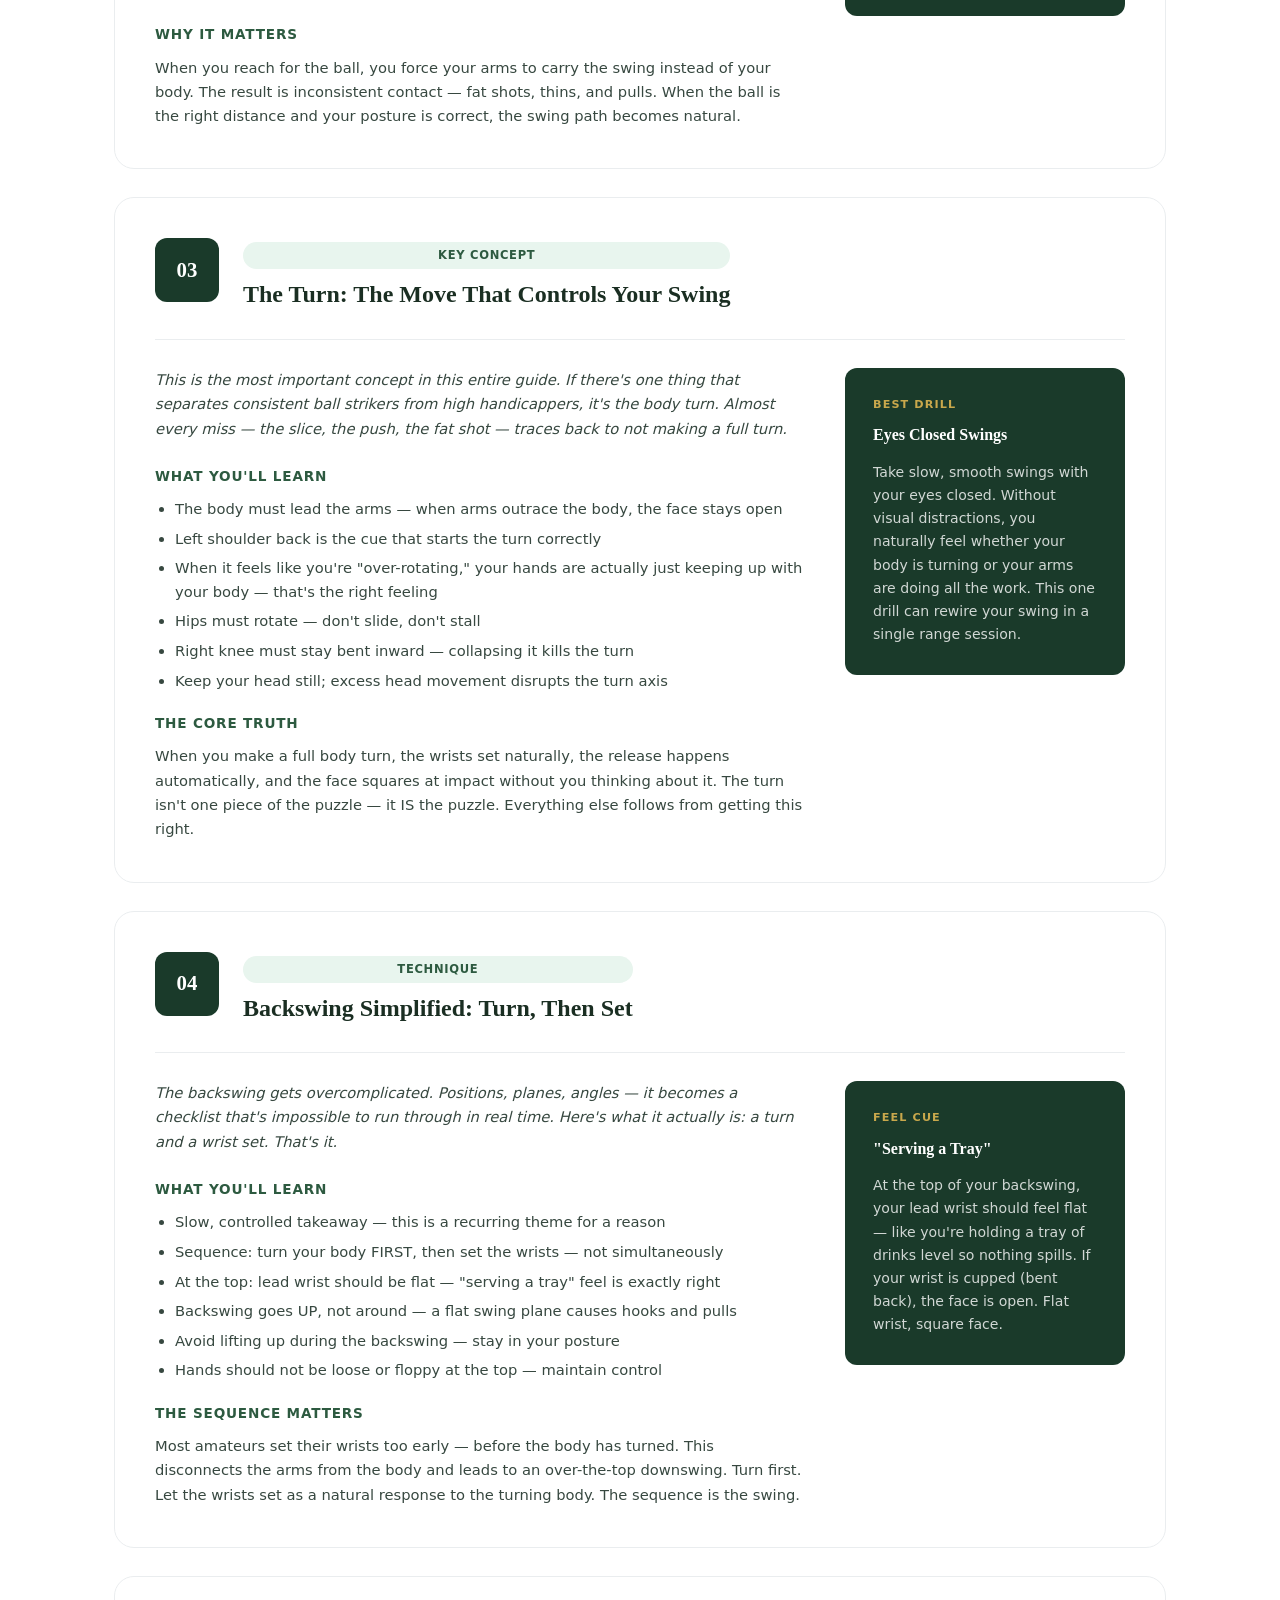
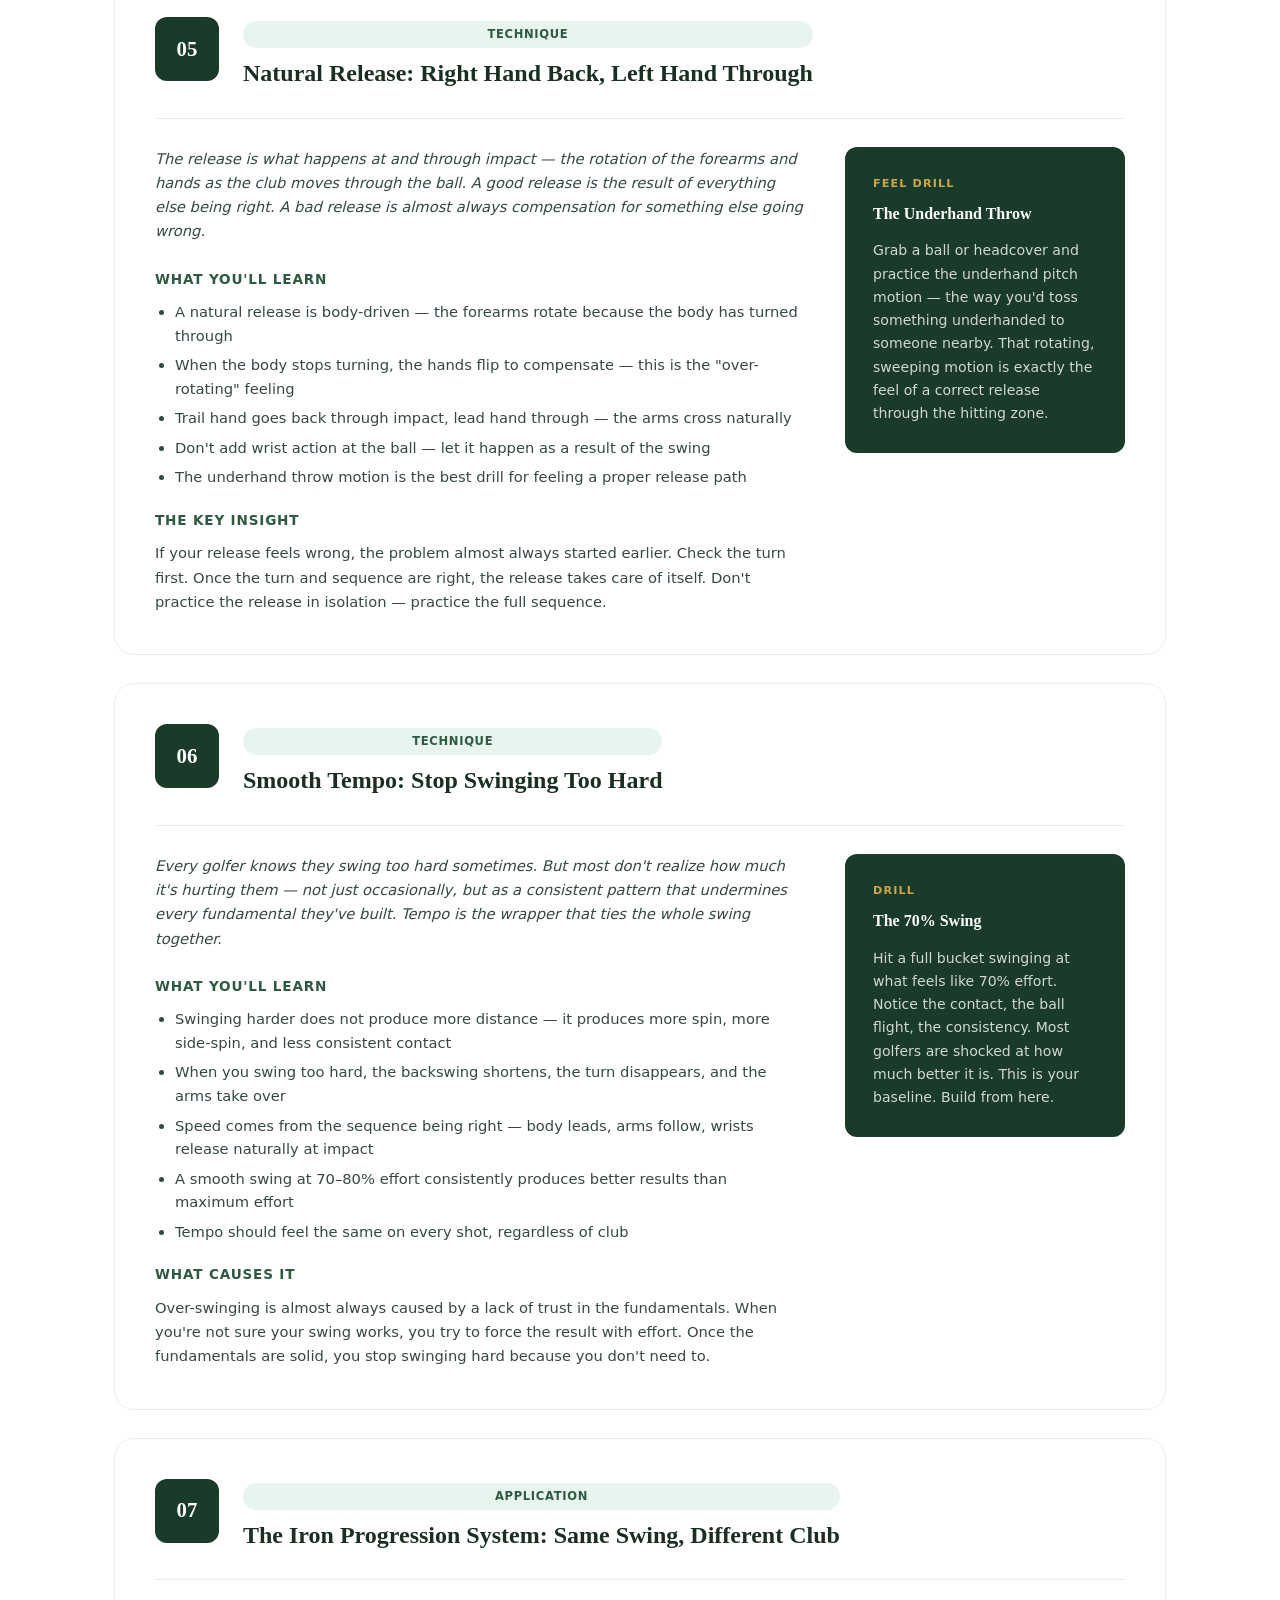
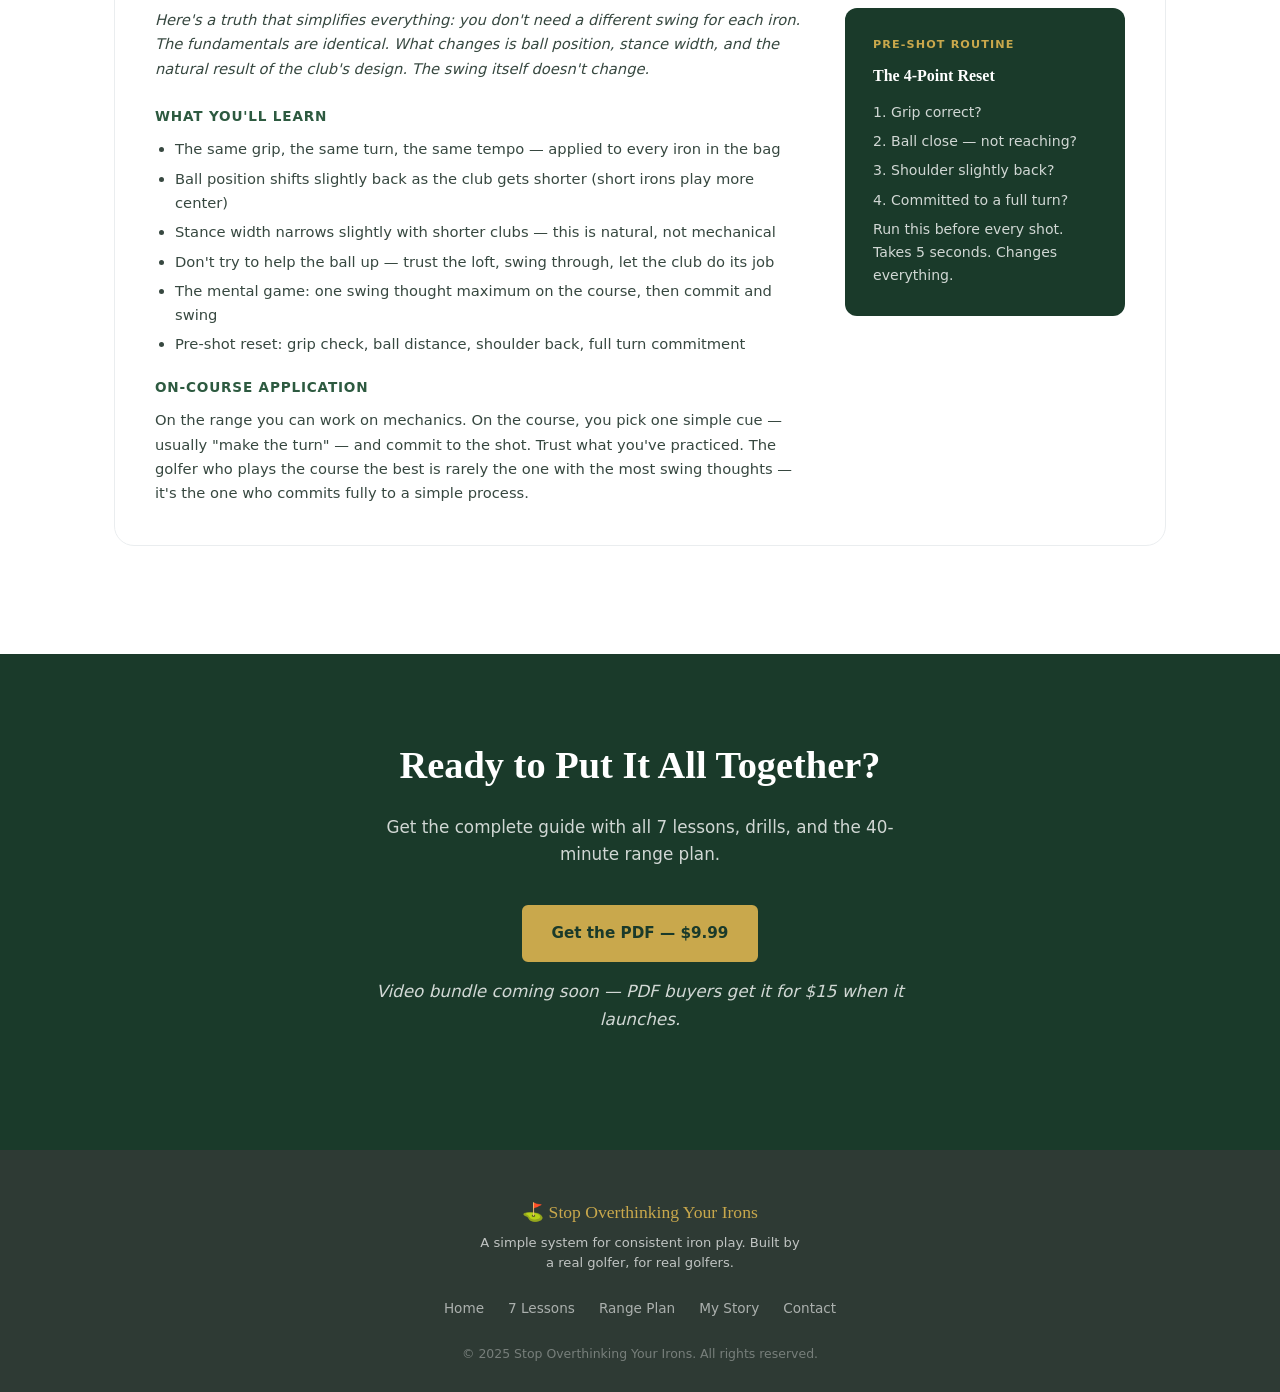
<file: lessons.html>
<!DOCTYPE html>
<html lang="en">
<head>
  <meta charset="UTF-8" />
  <meta name="viewport" content="width=device-width, initial-scale=1.0" />
  <meta name="description" content="The 7 Lessons — Full breakdown of every concept in Stop Overthinking Your Irons." />
  <title>The 7 Lessons | Stop Overthinking Your Irons</title>
  <link rel="stylesheet" href="css/styles.css" />
</head>
<body>

  <nav class="navbar" role="navigation" aria-label="Main navigation">
    <div class="container nav-inner">
      <a href="index.html" class="nav-brand">
        <span class="nav-brand-name">⛳ Stop Overthinking</span>
        <span class="nav-brand-sub">Your Irons</span>
      </a>
      <button class="nav-toggle" id="navToggle" aria-label="Toggle navigation" aria-expanded="false">
        <span></span><span></span><span></span>
      </button>
      <ul class="nav-links" id="navLinks" role="list">
        <li><a href="index.html">Home</a></li>
        <li><a href="lessons.html">7 Lessons</a></li>
        <li><a href="range-plan.html">Range Plan</a></li>
        <li><a href="about.html">My Story</a></li>
        <li><a href="index.html#pricing" class="nav-cta">Get the Guide</a></li>
      </ul>
    </div>
  </nav>

  <!-- PAGE HERO -->
  <section class="page-hero">
    <div class="container">
      <div class="page-hero-content">
        <div class="hero-eyebrow">The Complete Breakdown</div>
        <h1>The 7 Lessons</h1>
        <p>Every concept that matters for consistent iron play, in the order that makes sense. Each lesson builds on the last.</p>
      </div>
    </div>
  </section>

  <!-- LESSONS DETAIL -->
  <section class="section">
    <div class="container">

      <!-- Lesson 1 -->
      <div class="lesson-detail fade-in" id="lesson-1">
        <div class="lesson-detail-header">
          <div class="lesson-detail-num">01</div>
          <div>
            <div class="lesson-tag">Foundation</div>
            <h2>Grip That Controls the Clubface</h2>
          </div>
        </div>
        <div class="lesson-detail-body">
          <div class="lesson-detail-main">
            <p class="lesson-intro">Everything starts here. Your grip is the only connection between you and the club. Get it wrong and no amount of swing work will save you. Get it right and the clubface does what you intend — every time.</p>
            <h4>What You'll Learn</h4>
            <ul>
              <li>Lead hand (left for right-handed golfers): position the V formed by thumb and index finger pointing toward your left shoulder</li>
              <li>Trail hand: lock it on with the V pointing toward your right shoulder — slightly strong to prevent the face from opening at impact</li>
              <li>Thumb-to-thumb pressure — the palms face each other and work as a unit</li>
              <li>Use the same grip for every iron — don't change it between clubs</li>
              <li>Hinge the wrists sideways only — not up or around</li>
            </ul>
            <h4>Why It Matters</h4>
            <p>A weak grip (hands rotated too far toward the target) leaves the face open at impact and causes slices and pushes. A slightly strong grip — hands turned slightly away from the target — promotes a square or slightly closed face, which is what most amateur golfers need.</p>
          </div>
          <div class="lesson-detail-side">
            <div class="drill-card">
              <div class="drill-label">Key Feel</div>
              <h4>The Thumb-to-Thumb Check</h4>
              <p>Before every shot, feel that your thumbs are aligned and pointing down the shaft together. If they're not working as a unit, your grip has shifted. Reset before you swing.</p>
            </div>
          </div>
        </div>
      </div>

      <!-- Lesson 2 -->
      <div class="lesson-detail fade-in" id="lesson-2">
        <div class="lesson-detail-header">
          <div class="lesson-detail-num">02</div>
          <div>
            <div class="lesson-tag">Foundation</div>
            <h2>Setup &amp; Distance (The Contact Foundation)</h2>
          </div>
        </div>
        <div class="lesson-detail-body">
          <div class="lesson-detail-main">
            <p class="lesson-intro">Your swing can only be as good as your setup. How you stand to the ball determines the quality of contact before you even take the club back. Most golfers never fix this — and it costs them strokes on every single shot.</p>
            <h4>What You'll Learn</h4>
            <ul>
              <li>Bend from the hips — not the waist — to approach the ball correctly</li>
              <li>Keep the ball close to your body; reaching out causes thin contact and loss of power</li>
              <li>Right shoulder slightly back at address to encourage the proper swing path</li>
              <li>Right foot slightly back — this promotes the turn you need in the backswing</li>
              <li>Club setup: pointed toward your left hip, not facing up or tilted too far</li>
            </ul>
            <h4>Why It Matters</h4>
            <p>When you reach for the ball, you force your arms to carry the swing instead of your body. The result is inconsistent contact — fat shots, thins, and pulls. When the ball is the right distance and your posture is correct, the swing path becomes natural.</p>
          </div>
          <div class="lesson-detail-side">
            <div class="drill-card">
              <div class="drill-label">Quick Check</div>
              <h4>The Knee-Over-Toe Test</h4>
              <p>At address, check that your knees are slightly flexed and stacked over your toes — not locked straight or bent too deep. That's the athletic position that gives you balance through the whole swing.</p>
            </div>
          </div>
        </div>
      </div>

      <!-- Lesson 3 -->
      <div class="lesson-detail fade-in" id="lesson-3">
        <div class="lesson-detail-header">
          <div class="lesson-detail-num">03</div>
          <div>
            <div class="lesson-tag">Key Concept</div>
            <h2>The Turn: The Move That Controls Your Swing</h2>
          </div>
        </div>
        <div class="lesson-detail-body">
          <div class="lesson-detail-main">
            <p class="lesson-intro">This is the most important concept in this entire guide. If there's one thing that separates consistent ball strikers from high handicappers, it's the body turn. Almost every miss — the slice, the push, the fat shot — traces back to not making a full turn.</p>
            <h4>What You'll Learn</h4>
            <ul>
              <li>The body must lead the arms — when arms outrace the body, the face stays open</li>
              <li>Left shoulder back is the cue that starts the turn correctly</li>
              <li>When it feels like you're "over-rotating," your hands are actually just keeping up with your body — that's the right feeling</li>
              <li>Hips must rotate — don't slide, don't stall</li>
              <li>Right knee must stay bent inward — collapsing it kills the turn</li>
              <li>Keep your head still; excess head movement disrupts the turn axis</li>
            </ul>
            <h4>The Core Truth</h4>
            <p>When you make a full body turn, the wrists set naturally, the release happens automatically, and the face squares at impact without you thinking about it. The turn isn't one piece of the puzzle — it IS the puzzle. Everything else follows from getting this right.</p>
          </div>
          <div class="lesson-detail-side">
            <div class="drill-card">
              <div class="drill-label">Best Drill</div>
              <h4>Eyes Closed Swings</h4>
              <p>Take slow, smooth swings with your eyes closed. Without visual distractions, you naturally feel whether your body is turning or your arms are doing all the work. This one drill can rewire your swing in a single range session.</p>
            </div>
          </div>
        </div>
      </div>

      <!-- Lesson 4 -->
      <div class="lesson-detail fade-in" id="lesson-4">
        <div class="lesson-detail-header">
          <div class="lesson-detail-num">04</div>
          <div>
            <div class="lesson-tag">Technique</div>
            <h2>Backswing Simplified: Turn, Then Set</h2>
          </div>
        </div>
        <div class="lesson-detail-body">
          <div class="lesson-detail-main">
            <p class="lesson-intro">The backswing gets overcomplicated. Positions, planes, angles — it becomes a checklist that's impossible to run through in real time. Here's what it actually is: a turn and a wrist set. That's it.</p>
            <h4>What You'll Learn</h4>
            <ul>
              <li>Slow, controlled takeaway — this is a recurring theme for a reason</li>
              <li>Sequence: turn your body FIRST, then set the wrists — not simultaneously</li>
              <li>At the top: lead wrist should be flat — "serving a tray" feel is exactly right</li>
              <li>Backswing goes UP, not around — a flat swing plane causes hooks and pulls</li>
              <li>Avoid lifting up during the backswing — stay in your posture</li>
              <li>Hands should not be loose or floppy at the top — maintain control</li>
            </ul>
            <h4>The Sequence Matters</h4>
            <p>Most amateurs set their wrists too early — before the body has turned. This disconnects the arms from the body and leads to an over-the-top downswing. Turn first. Let the wrists set as a natural response to the turning body. The sequence is the swing.</p>
          </div>
          <div class="lesson-detail-side">
            <div class="drill-card">
              <div class="drill-label">Feel Cue</div>
              <h4>"Serving a Tray"</h4>
              <p>At the top of your backswing, your lead wrist should feel flat — like you're holding a tray of drinks level so nothing spills. If your wrist is cupped (bent back), the face is open. Flat wrist, square face.</p>
            </div>
          </div>
        </div>
      </div>

      <!-- Lesson 5 -->
      <div class="lesson-detail fade-in" id="lesson-5">
        <div class="lesson-detail-header">
          <div class="lesson-detail-num">05</div>
          <div>
            <div class="lesson-tag">Technique</div>
            <h2>Natural Release: Right Hand Back, Left Hand Through</h2>
          </div>
        </div>
        <div class="lesson-detail-body">
          <div class="lesson-detail-main">
            <p class="lesson-intro">The release is what happens at and through impact — the rotation of the forearms and hands as the club moves through the ball. A good release is the result of everything else being right. A bad release is almost always compensation for something else going wrong.</p>
            <h4>What You'll Learn</h4>
            <ul>
              <li>A natural release is body-driven — the forearms rotate because the body has turned through</li>
              <li>When the body stops turning, the hands flip to compensate — this is the "over-rotating" feeling</li>
              <li>Trail hand goes back through impact, lead hand through — the arms cross naturally</li>
              <li>Don't add wrist action at the ball — let it happen as a result of the swing</li>
              <li>The underhand throw motion is the best drill for feeling a proper release path</li>
            </ul>
            <h4>The Key Insight</h4>
            <p>If your release feels wrong, the problem almost always started earlier. Check the turn first. Once the turn and sequence are right, the release takes care of itself. Don't practice the release in isolation — practice the full sequence.</p>
          </div>
          <div class="lesson-detail-side">
            <div class="drill-card">
              <div class="drill-label">Feel Drill</div>
              <h4>The Underhand Throw</h4>
              <p>Grab a ball or headcover and practice the underhand pitch motion — the way you'd toss something underhanded to someone nearby. That rotating, sweeping motion is exactly the feel of a correct release through the hitting zone.</p>
            </div>
          </div>
        </div>
      </div>

      <!-- Lesson 6 -->
      <div class="lesson-detail fade-in" id="lesson-6">
        <div class="lesson-detail-header">
          <div class="lesson-detail-num">06</div>
          <div>
            <div class="lesson-tag">Technique</div>
            <h2>Smooth Tempo: Stop Swinging Too Hard</h2>
          </div>
        </div>
        <div class="lesson-detail-body">
          <div class="lesson-detail-main">
            <p class="lesson-intro">Every golfer knows they swing too hard sometimes. But most don't realize how much it's hurting them — not just occasionally, but as a consistent pattern that undermines every fundamental they've built. Tempo is the wrapper that ties the whole swing together.</p>
            <h4>What You'll Learn</h4>
            <ul>
              <li>Swinging harder does not produce more distance — it produces more spin, more side-spin, and less consistent contact</li>
              <li>When you swing too hard, the backswing shortens, the turn disappears, and the arms take over</li>
              <li>Speed comes from the sequence being right — body leads, arms follow, wrists release naturally at impact</li>
              <li>A smooth swing at 70–80% effort consistently produces better results than maximum effort</li>
              <li>Tempo should feel the same on every shot, regardless of club</li>
            </ul>
            <h4>What Causes It</h4>
            <p>Over-swinging is almost always caused by a lack of trust in the fundamentals. When you're not sure your swing works, you try to force the result with effort. Once the fundamentals are solid, you stop swinging hard because you don't need to.</p>
          </div>
          <div class="lesson-detail-side">
            <div class="drill-card">
              <div class="drill-label">Drill</div>
              <h4>The 70% Swing</h4>
              <p>Hit a full bucket swinging at what feels like 70% effort. Notice the contact, the ball flight, the consistency. Most golfers are shocked at how much better it is. This is your baseline. Build from here.</p>
            </div>
          </div>
        </div>
      </div>

      <!-- Lesson 7 -->
      <div class="lesson-detail fade-in" id="lesson-7">
        <div class="lesson-detail-header">
          <div class="lesson-detail-num">07</div>
          <div>
            <div class="lesson-tag">Application</div>
            <h2>The Iron Progression System: Same Swing, Different Club</h2>
          </div>
        </div>
        <div class="lesson-detail-body">
          <div class="lesson-detail-main">
            <p class="lesson-intro">Here's a truth that simplifies everything: you don't need a different swing for each iron. The fundamentals are identical. What changes is ball position, stance width, and the natural result of the club's design. The swing itself doesn't change.</p>
            <h4>What You'll Learn</h4>
            <ul>
              <li>The same grip, the same turn, the same tempo — applied to every iron in the bag</li>
              <li>Ball position shifts slightly back as the club gets shorter (short irons play more center)</li>
              <li>Stance width narrows slightly with shorter clubs — this is natural, not mechanical</li>
              <li>Don't try to help the ball up — trust the loft, swing through, let the club do its job</li>
              <li>The mental game: one swing thought maximum on the course, then commit and swing</li>
              <li>Pre-shot reset: grip check, ball distance, shoulder back, full turn commitment</li>
            </ul>
            <h4>On-Course Application</h4>
            <p>On the range you can work on mechanics. On the course, you pick one simple cue — usually "make the turn" — and commit to the shot. Trust what you've practiced. The golfer who plays the course the best is rarely the one with the most swing thoughts — it's the one who commits fully to a simple process.</p>
          </div>
          <div class="lesson-detail-side">
            <div class="drill-card">
              <div class="drill-label">Pre-Shot Routine</div>
              <h4>The 4-Point Reset</h4>
              <ol>
                <li>Grip correct?</li>
                <li>Ball close — not reaching?</li>
                <li>Shoulder slightly back?</li>
                <li>Committed to a full turn?</li>
              </ol>
              <p>Run this before every shot. Takes 5 seconds. Changes everything.</p>
            </div>
          </div>
        </div>
      </div>

    </div>
  </section>

  <!-- CTA -->
  <section class="section section-dark cta-section">
    <div class="container cta-inner">
      <h2>Ready to Put It All Together?</h2>
      <p>Get the complete guide with all 7 lessons, drills, and the 40-minute range plan.</p>
      <div class="hero-actions">
        <a href="https://stopoverthinkinggolf.gumroad.com/l/irons" target="_blank" class="btn btn-gold">Get the PDF — $9.99</a>
      </div>
      <p class="cta-sub-note">Video bundle coming soon — PDF buyers get it for $15 when it launches.</p>
    </div>
  </section>

  <footer class="footer">
    <div class="container footer-inner">
      <div class="footer-brand">
        <span>⛳ Stop Overthinking Your Irons</span>
        <p>A simple system for consistent iron play. Built by a real golfer, for real golfers.</p>
      </div>
      <nav class="footer-links" aria-label="Footer navigation">
        <a href="index.html">Home</a>
        <a href="lessons.html">7 Lessons</a>
        <a href="range-plan.html">Range Plan</a>
        <a href="about.html">My Story</a>
        <a href="contact.html">Contact</a>
      </nav>
      <p class="footer-copy">&copy; 2025 Stop Overthinking Your Irons. All rights reserved.</p>
    </div>
  </footer>

  <script src="js/main.js"></script>
</body>
</html>
</file>
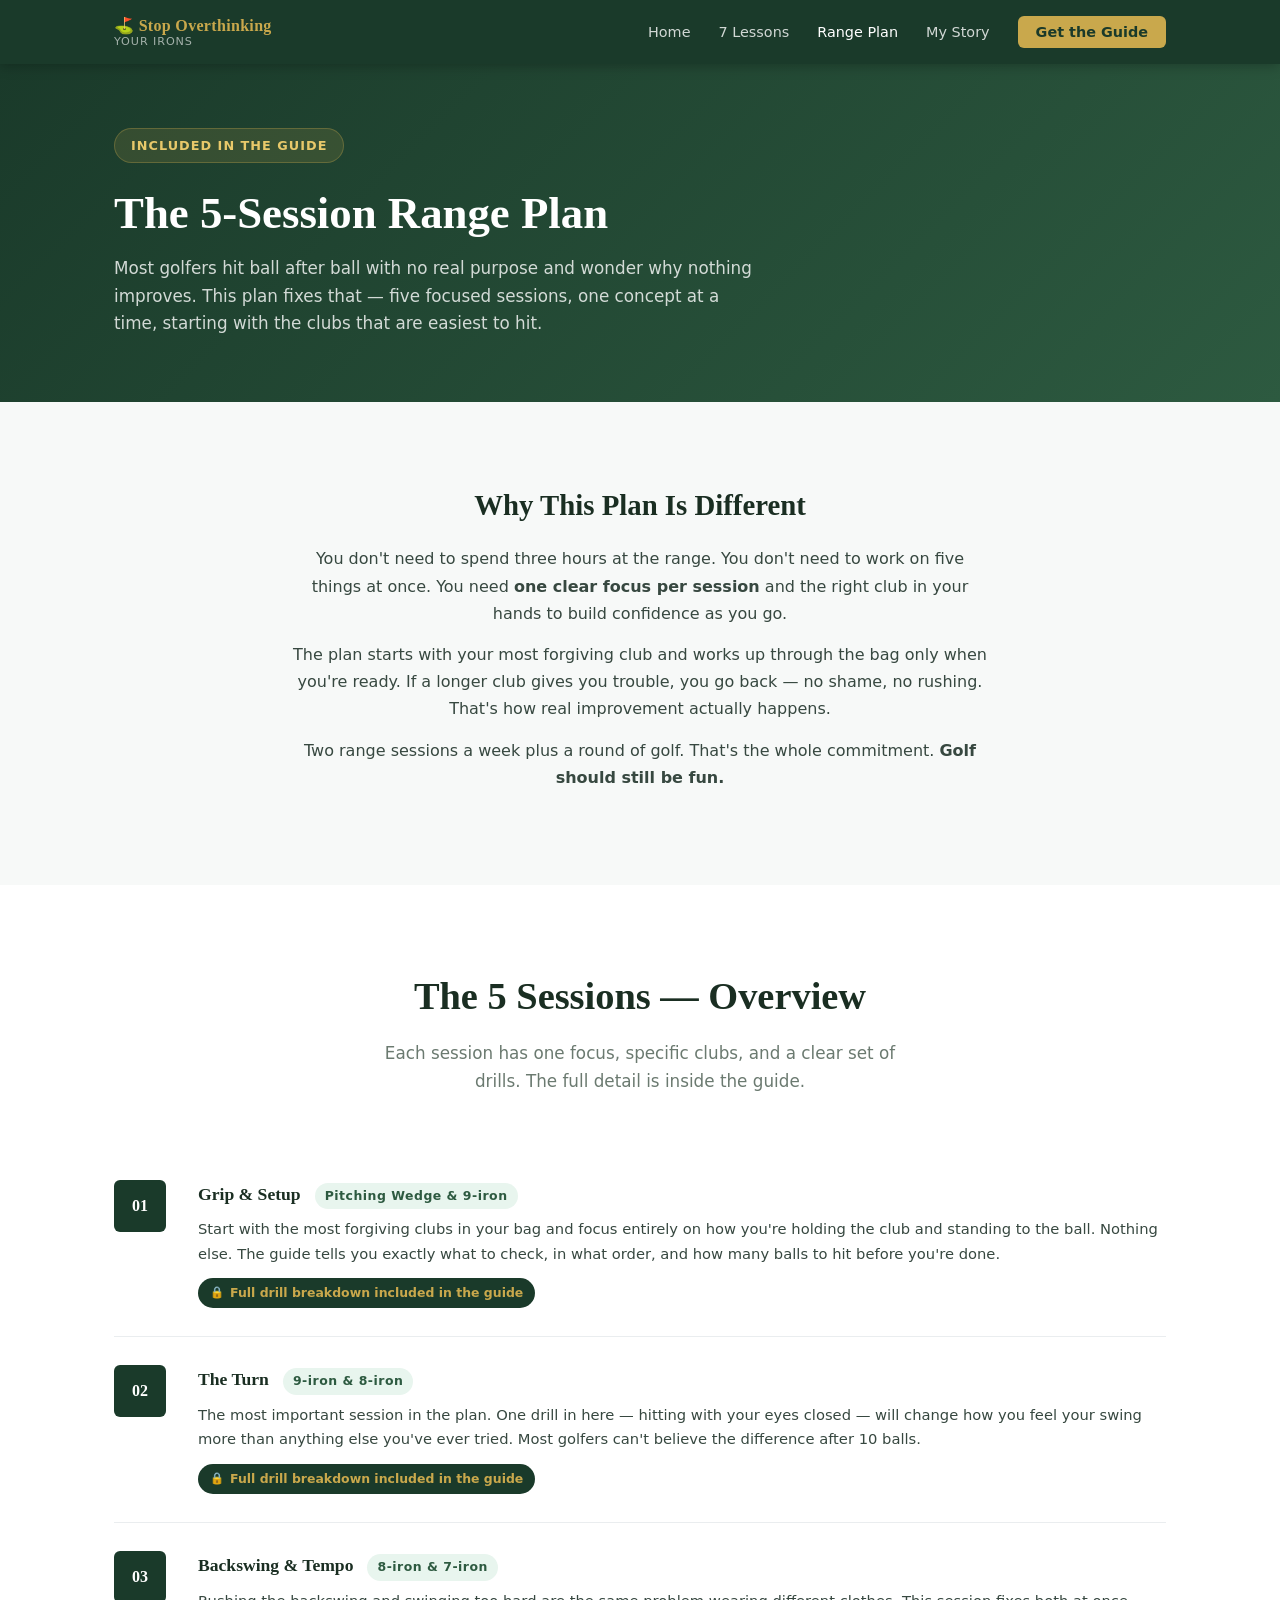
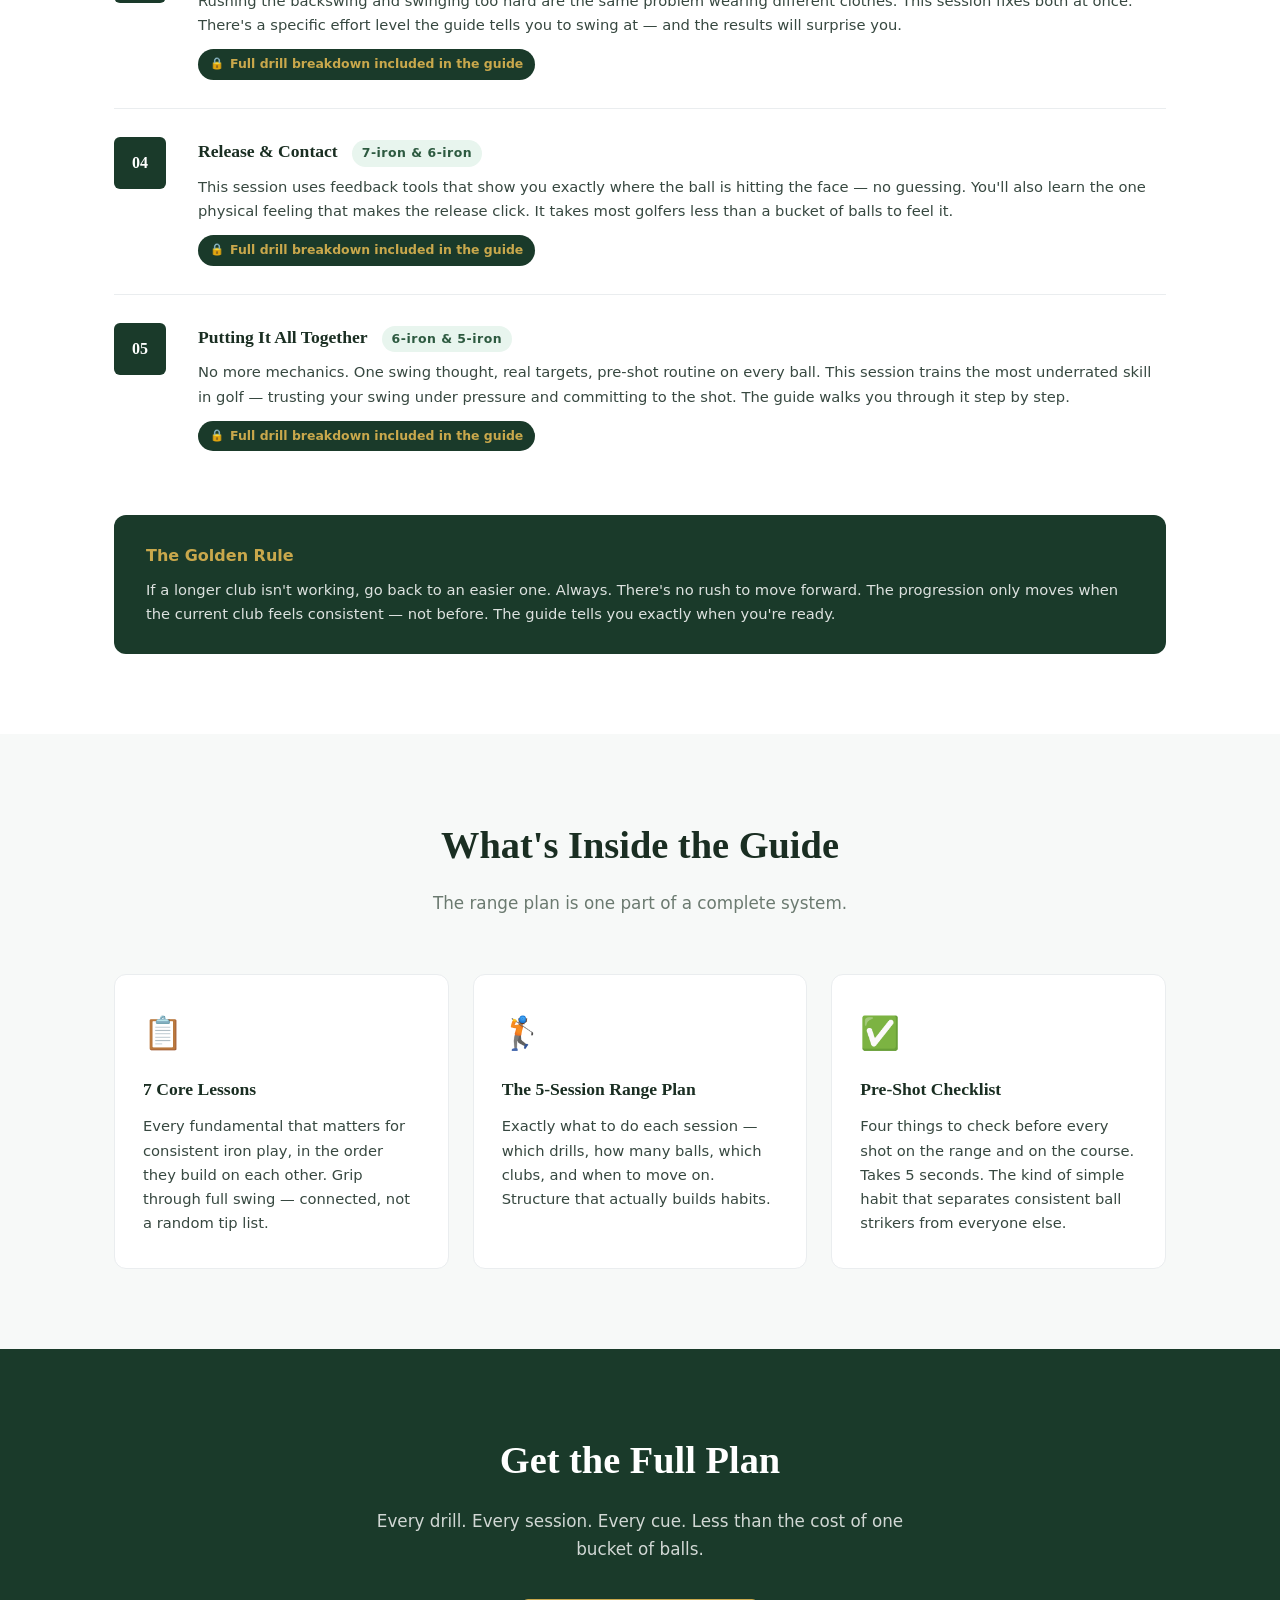
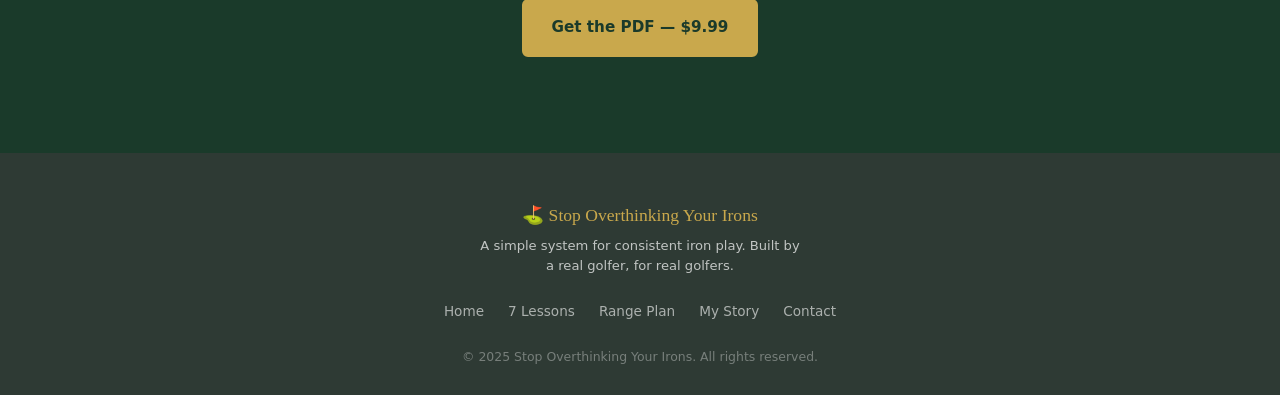
<file: range-plan.html>
<!DOCTYPE html>
<html lang="en">
<head>
  <meta charset="UTF-8" />
  <meta name="viewport" content="width=device-width, initial-scale=1.0" />
  <meta name="description" content="The 5-Session Range Plan — Five focused practice sessions that build your iron swing from the ground up. One concept per visit. No overwhelm." />
  <title>5-Session Range Plan | Stop Overthinking Your Irons</title>
  <link rel="stylesheet" href="css/styles.css" />
</head>
<body>

  <nav class="navbar" role="navigation" aria-label="Main navigation">
    <div class="container nav-inner">
      <a href="index.html" class="nav-brand">
        <span class="nav-brand-name">⛳ Stop Overthinking</span>
        <span class="nav-brand-sub">Your Irons</span>
      </a>
      <button class="nav-toggle" id="navToggle" aria-label="Toggle navigation" aria-expanded="false">
        <span></span><span></span><span></span>
      </button>
      <ul class="nav-links" id="navLinks" role="list">
        <li><a href="index.html">Home</a></li>
        <li><a href="lessons.html">7 Lessons</a></li>
        <li><a href="range-plan.html">Range Plan</a></li>
        <li><a href="about.html">My Story</a></li>
        <li><a href="index.html#pricing" class="nav-cta">Get the Guide</a></li>
      </ul>
    </div>
  </nav>

  <!-- PAGE HERO -->
  <section class="page-hero">
    <div class="container">
      <div class="page-hero-content">
        <div class="hero-eyebrow">Included in the Guide</div>
        <h1>The 5-Session Range Plan</h1>
        <p>Most golfers hit ball after ball with no real purpose and wonder why nothing improves. This plan fixes that — five focused sessions, one concept at a time, starting with the clubs that are easiest to hit.</p>
      </div>
    </div>
  </section>

  <!-- WHY IT'S DIFFERENT -->
  <section class="section section-light">
    <div class="container">
      <div class="range-intro">
        <h2>Why This Plan Is Different</h2>
        <p>You don't need to spend three hours at the range. You don't need to work on five things at once. You need <strong>one clear focus per session</strong> and the right club in your hands to build confidence as you go.</p>
        <p>The plan starts with your most forgiving club and works up through the bag only when you're ready. If a longer club gives you trouble, you go back — no shame, no rushing. That's how real improvement actually happens.</p>
        <p>Two range sessions a week plus a round of golf. That's the whole commitment. <strong>Golf should still be fun.</strong></p>
      </div>
    </div>
  </section>

  <!-- SESSION OVERVIEW -->
  <section class="section">
    <div class="container">
      <div class="section-header">
        <h2>The 5 Sessions — Overview</h2>
        <p class="section-sub">Each session has one focus, specific clubs, and a clear set of drills. The full detail is inside the guide.</p>
      </div>

      <div class="sessions-teaser">

        <div class="session-teaser-row fade-in">
          <div class="session-teaser-num">01</div>
          <div class="session-teaser-body">
            <div class="session-teaser-header">
              <h3>Grip &amp; Setup</h3>
              <span class="session-club">Pitching Wedge &amp; 9-iron</span>
            </div>
            <p>Start with the most forgiving clubs in your bag and focus entirely on how you're holding the club and standing to the ball. Nothing else. The guide tells you exactly what to check, in what order, and how many balls to hit before you're done.</p>
            <div class="session-teaser-lock">Full drill breakdown included in the guide</div>
          </div>
        </div>

        <div class="session-teaser-row fade-in">
          <div class="session-teaser-num">02</div>
          <div class="session-teaser-body">
            <div class="session-teaser-header">
              <h3>The Turn</h3>
              <span class="session-club">9-iron &amp; 8-iron</span>
            </div>
            <p>The most important session in the plan. One drill in here — hitting with your eyes closed — will change how you feel your swing more than anything else you've ever tried. Most golfers can't believe the difference after 10 balls.</p>
            <div class="session-teaser-lock">Full drill breakdown included in the guide</div>
          </div>
        </div>

        <div class="session-teaser-row fade-in">
          <div class="session-teaser-num">03</div>
          <div class="session-teaser-body">
            <div class="session-teaser-header">
              <h3>Backswing &amp; Tempo</h3>
              <span class="session-club">8-iron &amp; 7-iron</span>
            </div>
            <p>Rushing the backswing and swinging too hard are the same problem wearing different clothes. This session fixes both at once. There's a specific effort level the guide tells you to swing at — and the results will surprise you.</p>
            <div class="session-teaser-lock">Full drill breakdown included in the guide</div>
          </div>
        </div>

        <div class="session-teaser-row fade-in">
          <div class="session-teaser-num">04</div>
          <div class="session-teaser-body">
            <div class="session-teaser-header">
              <h3>Release &amp; Contact</h3>
              <span class="session-club">7-iron &amp; 6-iron</span>
            </div>
            <p>This session uses feedback tools that show you exactly where the ball is hitting the face — no guessing. You'll also learn the one physical feeling that makes the release click. It takes most golfers less than a bucket of balls to feel it.</p>
            <div class="session-teaser-lock">Full drill breakdown included in the guide</div>
          </div>
        </div>

        <div class="session-teaser-row fade-in">
          <div class="session-teaser-num">05</div>
          <div class="session-teaser-body">
            <div class="session-teaser-header">
              <h3>Putting It All Together</h3>
              <span class="session-club">6-iron &amp; 5-iron</span>
            </div>
            <p>No more mechanics. One swing thought, real targets, pre-shot routine on every ball. This session trains the most underrated skill in golf — trusting your swing under pressure and committing to the shot. The guide walks you through it step by step.</p>
            <div class="session-teaser-lock">Full drill breakdown included in the guide</div>
          </div>
        </div>

      </div>

      <!-- GOLDEN RULE -->
      <div class="range-rule-box fade-in">
        <h4>The Golden Rule</h4>
        <p>If a longer club isn't working, go back to an easier one. Always. There's no rush to move forward. The progression only moves when the current club feels consistent — not before. The guide tells you exactly when you're ready.</p>
      </div>

    </div>
  </section>

  <!-- WHAT'S INSIDE -->
  <section class="section section-light">
    <div class="container">
      <div class="section-header">
        <h2>What's Inside the Guide</h2>
        <p class="section-sub">The range plan is one part of a complete system.</p>
      </div>
      <div class="card-grid three-col">
        <div class="info-card fade-in">
          <div class="info-icon">📋</div>
          <h3>7 Core Lessons</h3>
          <p>Every fundamental that matters for consistent iron play, in the order they build on each other. Grip through full swing — connected, not a random tip list.</p>
        </div>
        <div class="info-card fade-in">
          <div class="info-icon">🏌️</div>
          <h3>The 5-Session Range Plan</h3>
          <p>Exactly what to do each session — which drills, how many balls, which clubs, and when to move on. Structure that actually builds habits.</p>
        </div>
        <div class="info-card fade-in">
          <div class="info-icon">✅</div>
          <h3>Pre-Shot Checklist</h3>
          <p>Four things to check before every shot on the range and on the course. Takes 5 seconds. The kind of simple habit that separates consistent ball strikers from everyone else.</p>
        </div>
      </div>
    </div>
  </section>

  <!-- CTA -->
  <section class="section section-dark cta-section">
    <div class="container cta-inner">
      <h2>Get the Full Plan</h2>
      <p>Every drill. Every session. Every cue. Less than the cost of one bucket of balls.</p>
      <div class="hero-actions">
        <a href="https://stopoverthinkinggolf.gumroad.com/l/irons" target="_blank" class="btn btn-gold">Get the PDF — $9.99</a>
      </div>
    </div>
  </section>

  <footer class="footer">
    <div class="container footer-inner">
      <div class="footer-brand">
        <span>⛳ Stop Overthinking Your Irons</span>
        <p>A simple system for consistent iron play. Built by a real golfer, for real golfers.</p>
      </div>
      <nav class="footer-links" aria-label="Footer navigation">
        <a href="index.html">Home</a>
        <a href="lessons.html">7 Lessons</a>
        <a href="range-plan.html">Range Plan</a>
        <a href="about.html">My Story</a>
        <a href="contact.html">Contact</a>
      </nav>
      <p class="footer-copy">&copy; 2025 Stop Overthinking Your Irons. All rights reserved.</p>
    </div>
  </footer>

  <script src="js/main.js"></script>
</body>
</html>
</file>
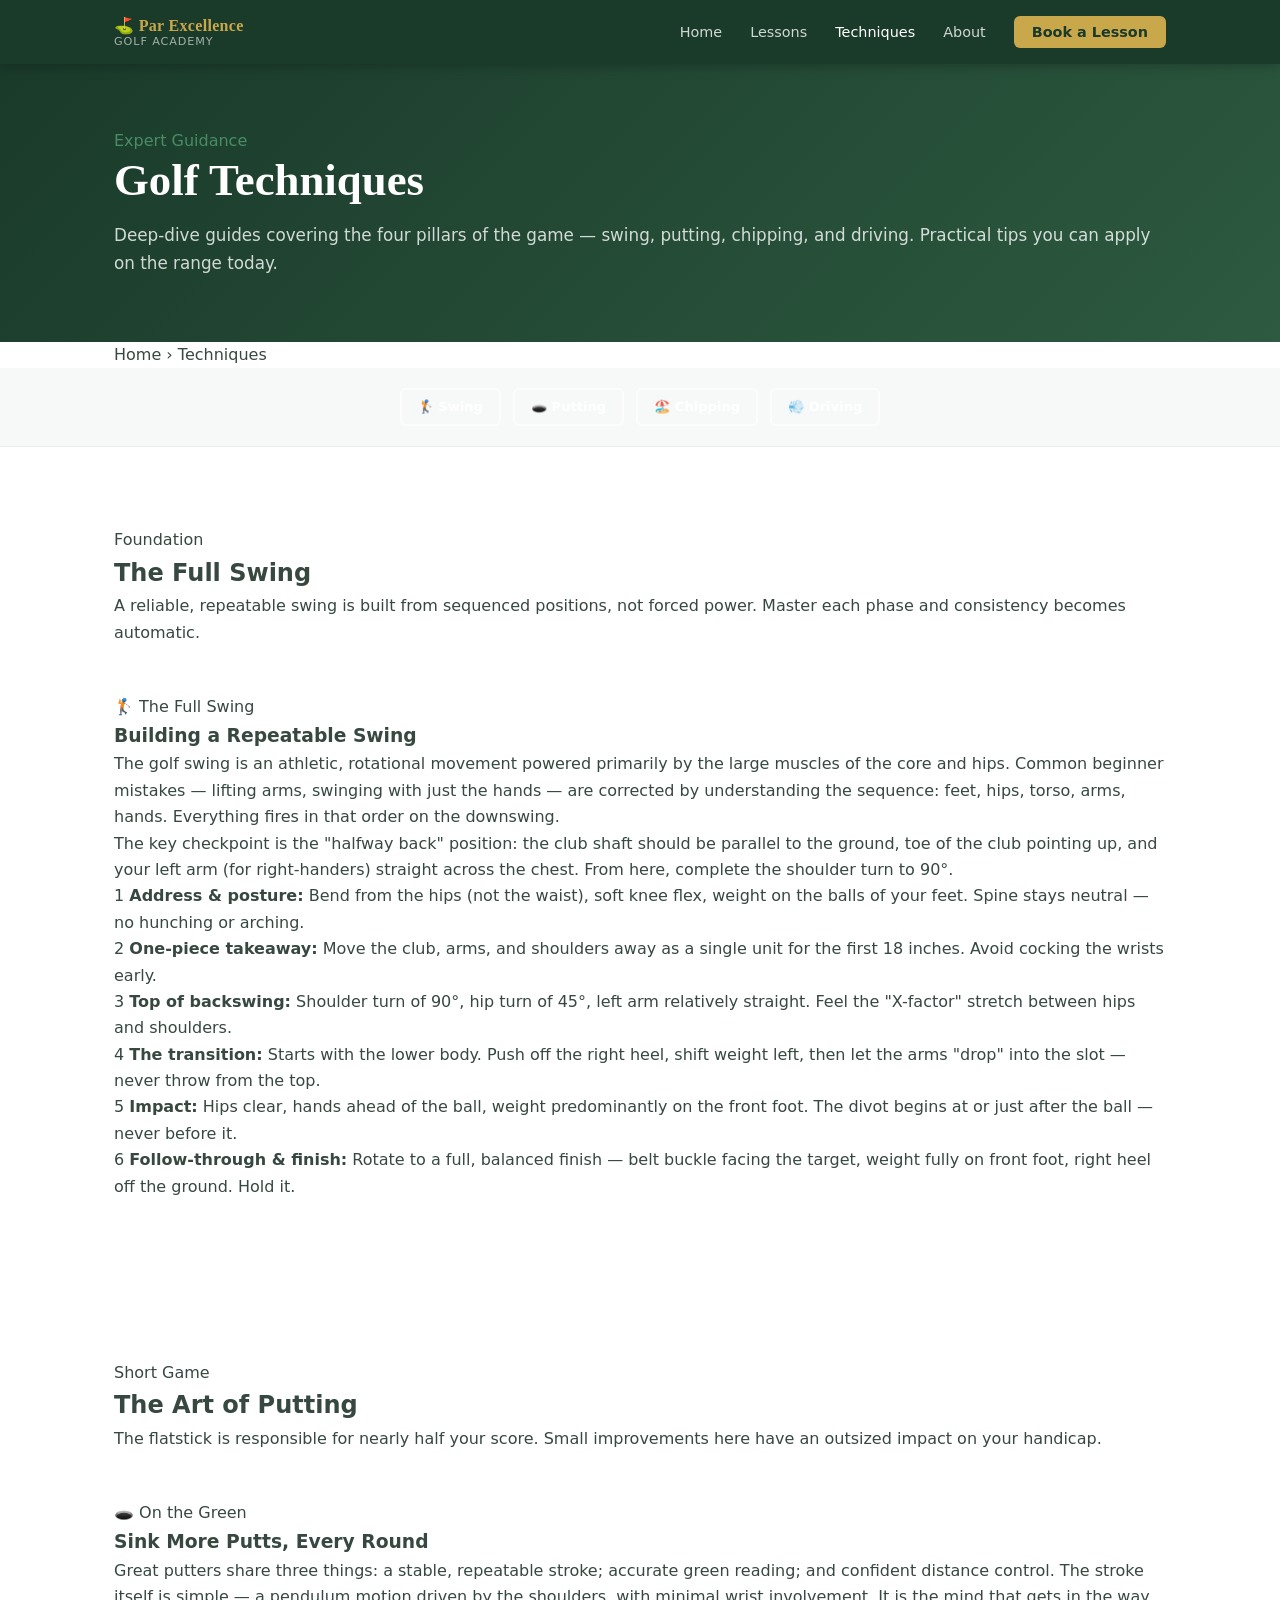
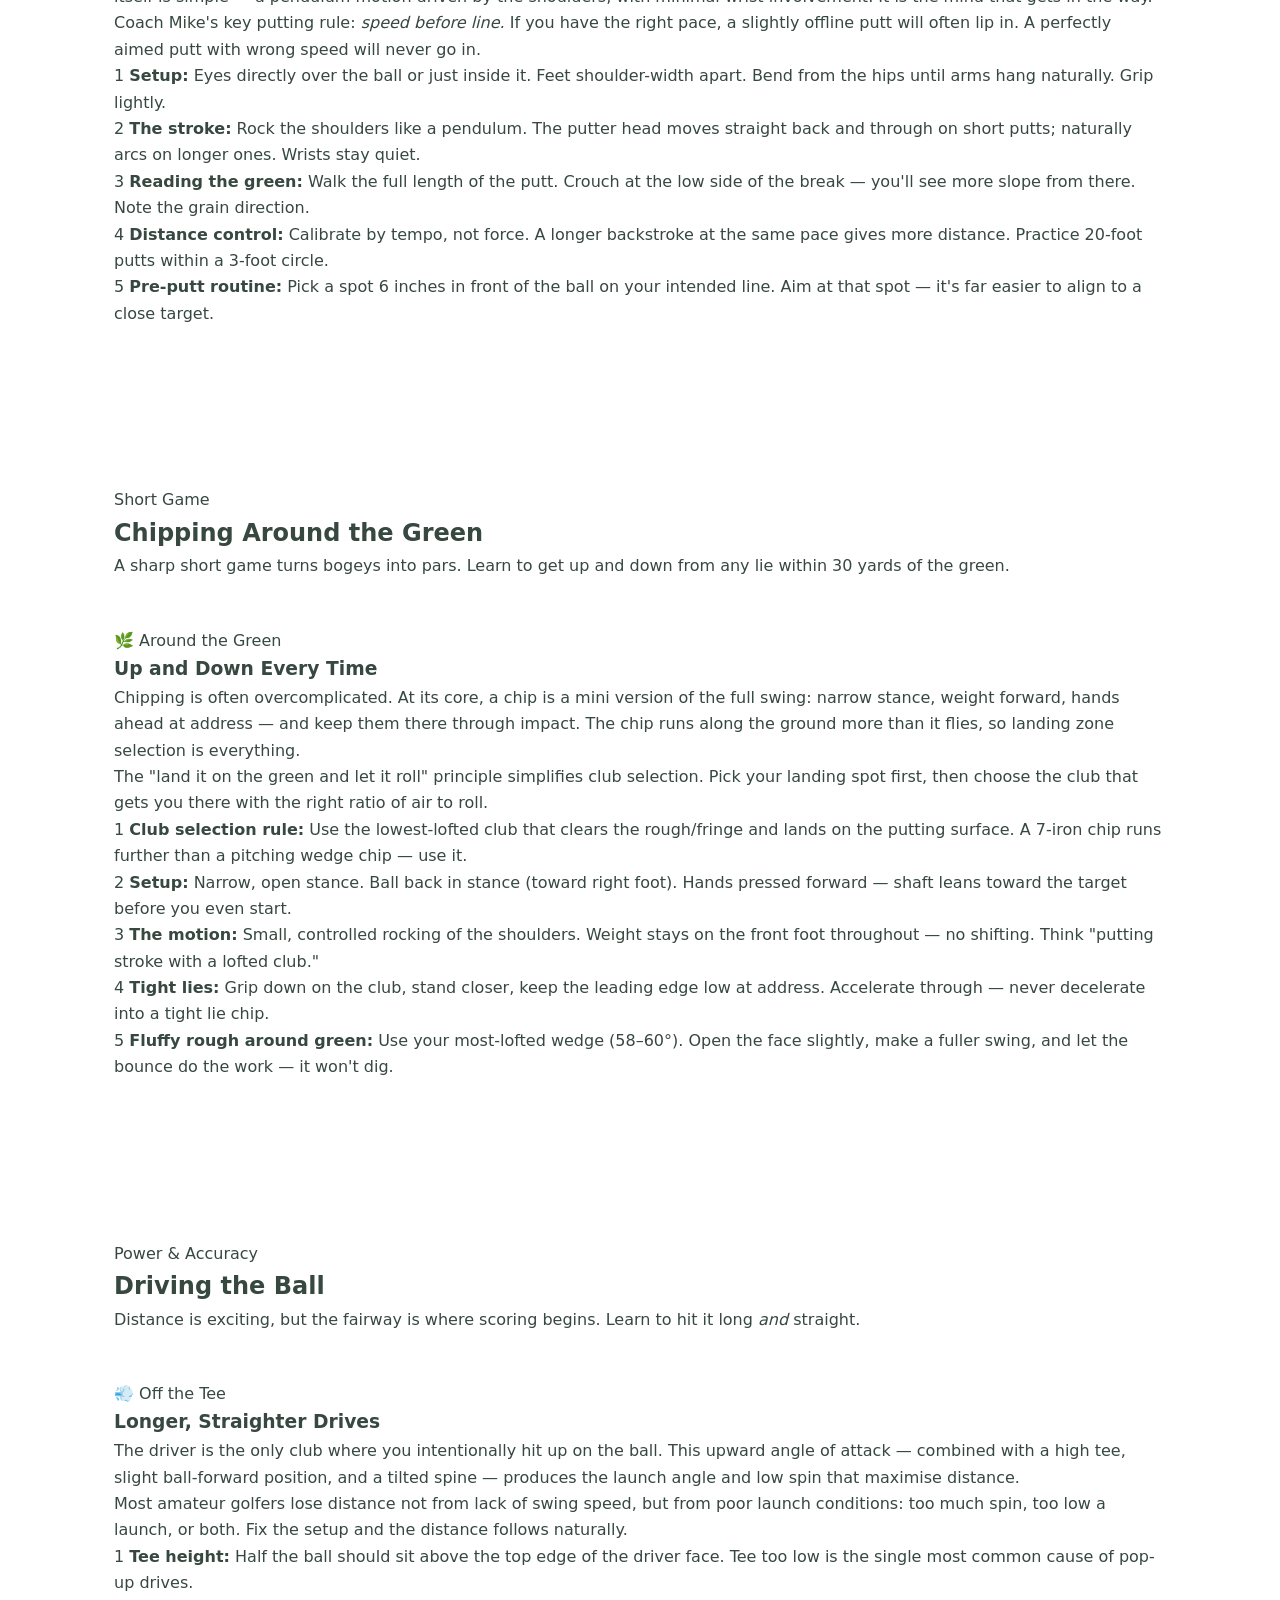
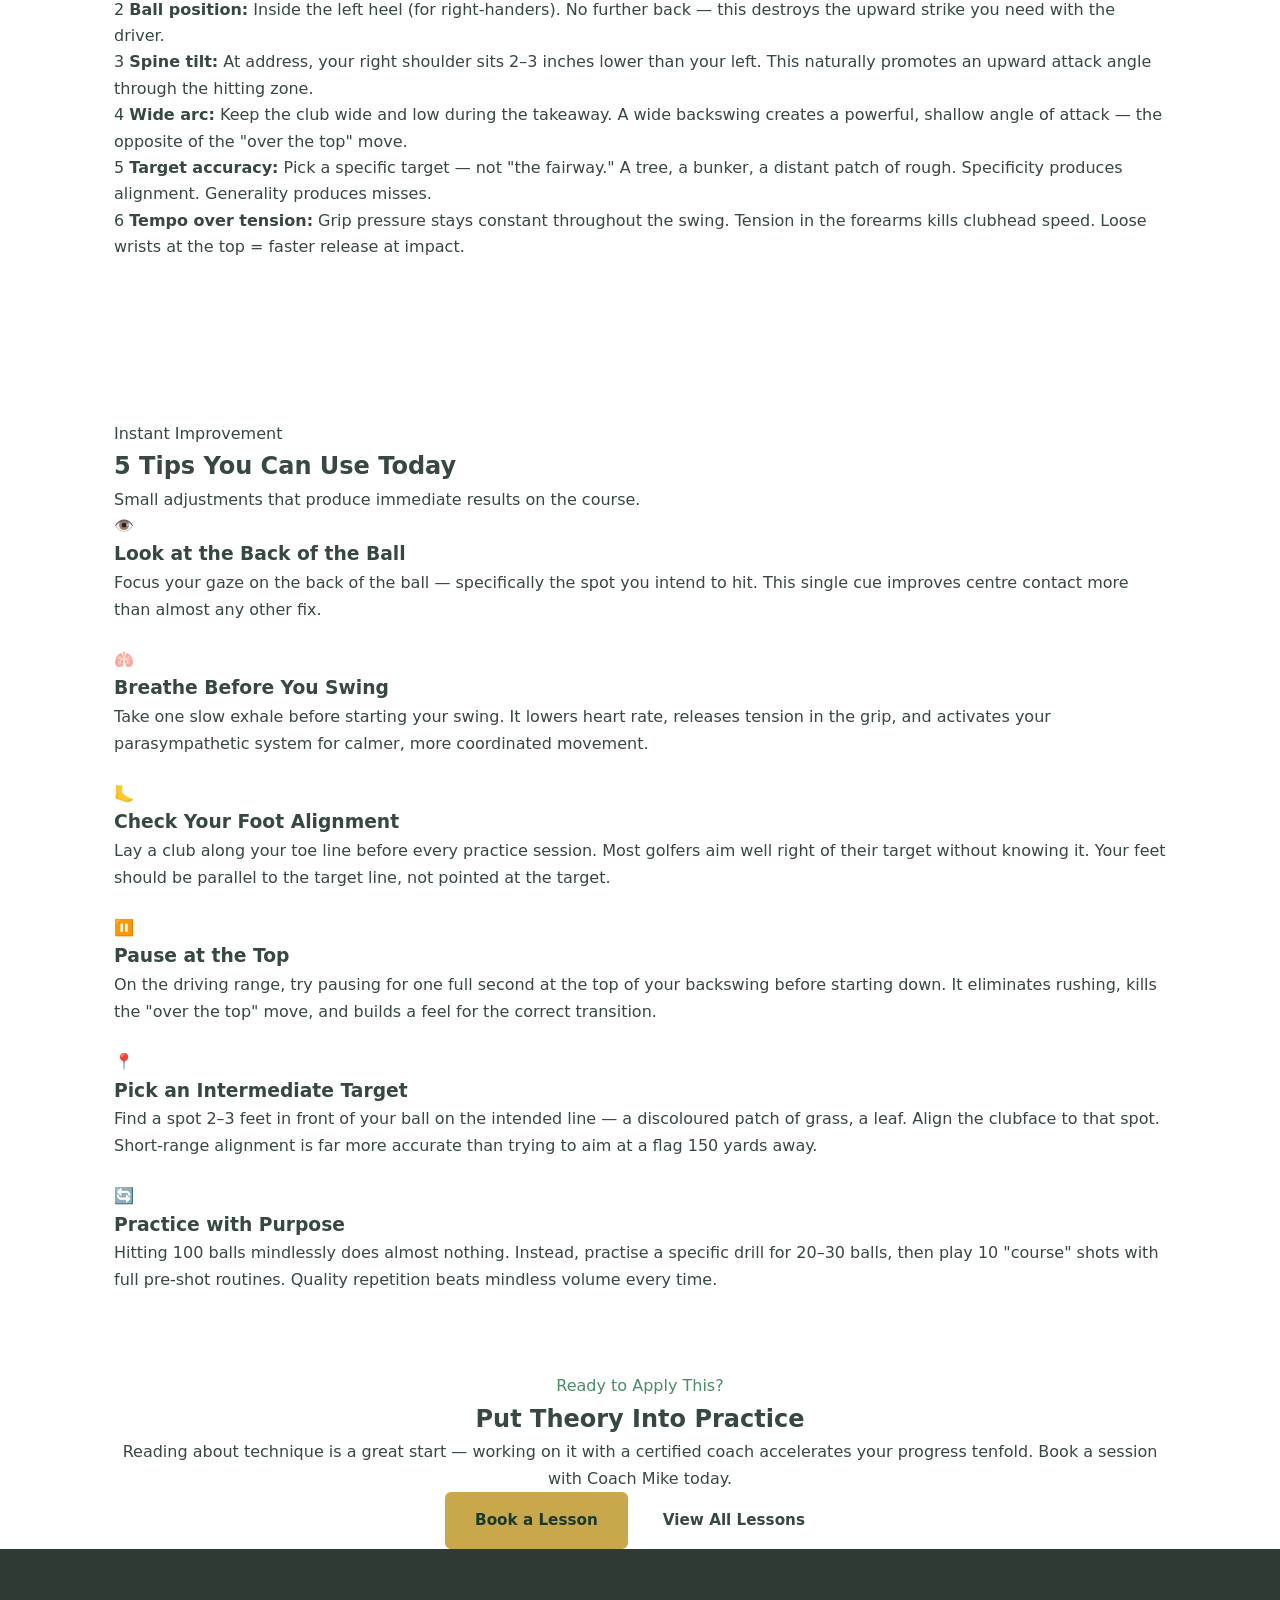
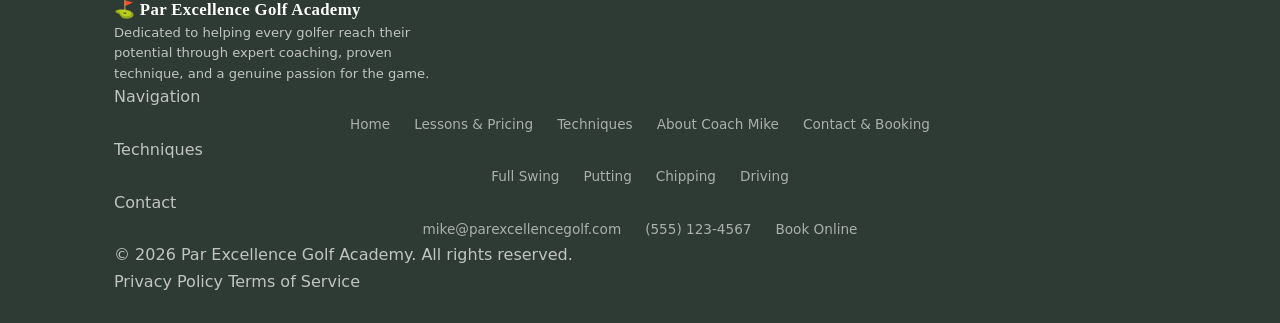
<file: techniques.html>
<!DOCTYPE html>
<html lang="en">
<head>
  <meta charset="UTF-8" />
  <meta name="viewport" content="width=device-width, initial-scale=1.0" />
  <meta name="description" content="Golf technique guides from Coach Mike Thompson — swing mechanics, putting, chipping, and driving. Practical tips to improve every area of your game." />
  <title>Golf Techniques | Par Excellence Golf Academy</title>
  <link rel="stylesheet" href="css/styles.css" />
</head>
<body>

  <!-- ========== NAVIGATION ========== -->
  <nav class="navbar" role="navigation" aria-label="Main navigation">
    <div class="container nav-inner">
      <a href="index.html" class="nav-brand" aria-label="Par Excellence Golf Academy home">
        <span class="nav-brand-name">⛳ Par Excellence</span>
        <span class="nav-brand-sub">Golf Academy</span>
      </a>

      <button class="nav-toggle" id="navToggle" aria-label="Toggle navigation" aria-expanded="false">
        <span></span><span></span><span></span>
      </button>

      <ul class="nav-links" id="navLinks" role="list">
        <li><a href="index.html">Home</a></li>
        <li><a href="lessons.html">Lessons</a></li>
        <li><a href="techniques.html">Techniques</a></li>
        <li><a href="about.html">About</a></li>
        <li><a href="contact.html" class="nav-cta">Book a Lesson</a></li>
      </ul>
    </div>
  </nav>

  <!-- ========== PAGE HERO ========== -->
  <section class="page-hero" aria-label="Page header">
    <div class="container">
      <span class="section-label" style="color:var(--green-light)">Expert Guidance</span>
      <h1>Golf Techniques</h1>
      <p>
        Deep-dive guides covering the four pillars of the game — swing, putting,
        chipping, and driving. Practical tips you can apply on the range today.
      </p>
    </div>
  </section>

  <!-- ========== BREADCRUMB ========== -->
  <div class="breadcrumb" aria-label="Breadcrumb">
    <div class="container breadcrumb-inner">
      <a href="index.html">Home</a>
      <span class="breadcrumb-sep" aria-hidden="true">›</span>
      <span aria-current="page">Techniques</span>
    </div>
  </div>

  <!-- ========== QUICK-NAV ========== -->
  <section style="background:var(--off-white);padding:1.25rem 0;border-bottom:1px solid var(--gray-light)">
    <div class="container">
      <div style="display:flex;gap:0.75rem;flex-wrap:wrap;justify-content:center">
        <a href="#swing"    class="btn btn-outline" style="font-size:0.82rem;padding:0.4rem 1rem">🏌️ Swing</a>
        <a href="#putting"  class="btn btn-outline" style="font-size:0.82rem;padding:0.4rem 1rem">🕳️ Putting</a>
        <a href="#chipping" class="btn btn-outline" style="font-size:0.82rem;padding:0.4rem 1rem">🏖️ Chipping</a>
        <a href="#driving"  class="btn btn-outline" style="font-size:0.82rem;padding:0.4rem 1rem">💨 Driving</a>
      </div>
    </div>
  </section>

  <!-- ========== SWING ========== -->
  <section class="section" id="swing" aria-labelledby="swing-heading">
    <div class="container">
      <div class="text-center" style="margin-bottom:3rem">
        <span class="section-label">Foundation</span>
        <h2 class="section-title" id="swing-heading">The Full Swing</h2>
        <p class="section-subtitle">
          A reliable, repeatable swing is built from sequenced positions, not forced power.
          Master each phase and consistency becomes automatic.
        </p>
      </div>

      <div class="technique-block fade-in">
        <div class="technique-visual" aria-hidden="true">
          <span class="technique-visual-emoji">🏌️</span>
          <span class="technique-visual-label">The Full Swing</span>
        </div>
        <div class="technique-content">
          <h3>Building a Repeatable Swing</h3>
          <p>
            The golf swing is an athletic, rotational movement powered primarily by the large
            muscles of the core and hips. Common beginner mistakes — lifting arms, swinging with
            just the hands — are corrected by understanding the sequence: feet, hips, torso, arms,
            hands. Everything fires in that order on the downswing.
          </p>
          <p>
            The key checkpoint is the "halfway back" position: the club shaft should be parallel
            to the ground, toe of the club pointing up, and your left arm (for right-handers)
            straight across the chest. From here, complete the shoulder turn to 90°.
          </p>
          <div class="technique-tips" aria-label="Swing tips">
            <div class="technique-tip">
              <span class="tip-num" aria-hidden="true">1</span>
              <span><strong>Address &amp; posture:</strong> Bend from the hips (not the waist), soft knee flex, weight on the balls of your feet. Spine stays neutral — no hunching or arching.</span>
            </div>
            <div class="technique-tip">
              <span class="tip-num" aria-hidden="true">2</span>
              <span><strong>One-piece takeaway:</strong> Move the club, arms, and shoulders away as a single unit for the first 18 inches. Avoid cocking the wrists early.</span>
            </div>
            <div class="technique-tip">
              <span class="tip-num" aria-hidden="true">3</span>
              <span><strong>Top of backswing:</strong> Shoulder turn of 90°, hip turn of 45°, left arm relatively straight. Feel the "X-factor" stretch between hips and shoulders.</span>
            </div>
            <div class="technique-tip">
              <span class="tip-num" aria-hidden="true">4</span>
              <span><strong>The transition:</strong> Starts with the lower body. Push off the right heel, shift weight left, then let the arms "drop" into the slot — never throw from the top.</span>
            </div>
            <div class="technique-tip">
              <span class="tip-num" aria-hidden="true">5</span>
              <span><strong>Impact:</strong> Hips clear, hands ahead of the ball, weight predominantly on the front foot. The divot begins at or just after the ball — never before it.</span>
            </div>
            <div class="technique-tip">
              <span class="tip-num" aria-hidden="true">6</span>
              <span><strong>Follow-through &amp; finish:</strong> Rotate to a full, balanced finish — belt buckle facing the target, weight fully on front foot, right heel off the ground. Hold it.</span>
            </div>
          </div>
        </div>
      </div>
    </div>
  </section>

  <!-- ========== PUTTING ========== -->
  <section class="section section-alt" id="putting" aria-labelledby="putting-heading">
    <div class="container">
      <div class="text-center" style="margin-bottom:3rem">
        <span class="section-label">Short Game</span>
        <h2 class="section-title" id="putting-heading">The Art of Putting</h2>
        <p class="section-subtitle">
          The flatstick is responsible for nearly half your score. Small improvements
          here have an outsized impact on your handicap.
        </p>
      </div>

      <div class="technique-block reverse fade-in">
        <div class="technique-visual" aria-hidden="true">
          <span class="technique-visual-emoji">🕳️</span>
          <span class="technique-visual-label">On the Green</span>
        </div>
        <div class="technique-content">
          <h3>Sink More Putts, Every Round</h3>
          <p>
            Great putters share three things: a stable, repeatable stroke; accurate green
            reading; and confident distance control. The stroke itself is simple — a
            pendulum motion driven by the shoulders, with minimal wrist involvement. It
            is the mind that gets in the way.
          </p>
          <p>
            Coach Mike's key putting rule: <em>speed before line.</em> If you have the
            right pace, a slightly offline putt will often lip in. A perfectly aimed putt
            with wrong speed will never go in.
          </p>
          <div class="technique-tips" aria-label="Putting tips">
            <div class="technique-tip">
              <span class="tip-num" aria-hidden="true">1</span>
              <span><strong>Setup:</strong> Eyes directly over the ball or just inside it. Feet shoulder-width apart. Bend from the hips until arms hang naturally. Grip lightly.</span>
            </div>
            <div class="technique-tip">
              <span class="tip-num" aria-hidden="true">2</span>
              <span><strong>The stroke:</strong> Rock the shoulders like a pendulum. The putter head moves straight back and through on short putts; naturally arcs on longer ones. Wrists stay quiet.</span>
            </div>
            <div class="technique-tip">
              <span class="tip-num" aria-hidden="true">3</span>
              <span><strong>Reading the green:</strong> Walk the full length of the putt. Crouch at the low side of the break — you'll see more slope from there. Note the grain direction.</span>
            </div>
            <div class="technique-tip">
              <span class="tip-num" aria-hidden="true">4</span>
              <span><strong>Distance control:</strong> Calibrate by tempo, not force. A longer backstroke at the same pace gives more distance. Practice 20-foot putts within a 3-foot circle.</span>
            </div>
            <div class="technique-tip">
              <span class="tip-num" aria-hidden="true">5</span>
              <span><strong>Pre-putt routine:</strong> Pick a spot 6 inches in front of the ball on your intended line. Aim at that spot — it's far easier to align to a close target.</span>
            </div>
          </div>
        </div>
      </div>
    </div>
  </section>

  <!-- ========== CHIPPING ========== -->
  <section class="section" id="chipping" aria-labelledby="chipping-heading">
    <div class="container">
      <div class="text-center" style="margin-bottom:3rem">
        <span class="section-label">Short Game</span>
        <h2 class="section-title" id="chipping-heading">Chipping Around the Green</h2>
        <p class="section-subtitle">
          A sharp short game turns bogeys into pars. Learn to get up and down
          from any lie within 30 yards of the green.
        </p>
      </div>

      <div class="technique-block fade-in">
        <div class="technique-visual" aria-hidden="true">
          <span class="technique-visual-emoji">🌿</span>
          <span class="technique-visual-label">Around the Green</span>
        </div>
        <div class="technique-content">
          <h3>Up and Down Every Time</h3>
          <p>
            Chipping is often overcomplicated. At its core, a chip is a mini version of the
            full swing: narrow stance, weight forward, hands ahead at address — and keep
            them there through impact. The chip runs along the ground more than it flies,
            so landing zone selection is everything.
          </p>
          <p>
            The "land it on the green and let it roll" principle simplifies club selection.
            Pick your landing spot first, then choose the club that gets you there with the
            right ratio of air to roll.
          </p>
          <div class="technique-tips" aria-label="Chipping tips">
            <div class="technique-tip">
              <span class="tip-num" aria-hidden="true">1</span>
              <span><strong>Club selection rule:</strong> Use the lowest-lofted club that clears the rough/fringe and lands on the putting surface. A 7-iron chip runs further than a pitching wedge chip — use it.</span>
            </div>
            <div class="technique-tip">
              <span class="tip-num" aria-hidden="true">2</span>
              <span><strong>Setup:</strong> Narrow, open stance. Ball back in stance (toward right foot). Hands pressed forward — shaft leans toward the target before you even start.</span>
            </div>
            <div class="technique-tip">
              <span class="tip-num" aria-hidden="true">3</span>
              <span><strong>The motion:</strong> Small, controlled rocking of the shoulders. Weight stays on the front foot throughout — no shifting. Think "putting stroke with a lofted club."</span>
            </div>
            <div class="technique-tip">
              <span class="tip-num" aria-hidden="true">4</span>
              <span><strong>Tight lies:</strong> Grip down on the club, stand closer, keep the leading edge low at address. Accelerate through — never decelerate into a tight lie chip.</span>
            </div>
            <div class="technique-tip">
              <span class="tip-num" aria-hidden="true">5</span>
              <span><strong>Fluffy rough around green:</strong> Use your most-lofted wedge (58–60°). Open the face slightly, make a fuller swing, and let the bounce do the work — it won't dig.</span>
            </div>
          </div>
        </div>
      </div>
    </div>
  </section>

  <!-- ========== DRIVING ========== -->
  <section class="section section-alt" id="driving" aria-labelledby="driving-heading">
    <div class="container">
      <div class="text-center" style="margin-bottom:3rem">
        <span class="section-label">Power &amp; Accuracy</span>
        <h2 class="section-title" id="driving-heading">Driving the Ball</h2>
        <p class="section-subtitle">
          Distance is exciting, but the fairway is where scoring begins.
          Learn to hit it long <em>and</em> straight.
        </p>
      </div>

      <div class="technique-block reverse fade-in">
        <div class="technique-visual" aria-hidden="true">
          <span class="technique-visual-emoji">💨</span>
          <span class="technique-visual-label">Off the Tee</span>
        </div>
        <div class="technique-content">
          <h3>Longer, Straighter Drives</h3>
          <p>
            The driver is the only club where you intentionally hit up on the ball. This
            upward angle of attack — combined with a high tee, slight ball-forward position,
            and a tilted spine — produces the launch angle and low spin that maximise distance.
          </p>
          <p>
            Most amateur golfers lose distance not from lack of swing speed, but from
            poor launch conditions: too much spin, too low a launch, or both. Fix the
            setup and the distance follows naturally.
          </p>
          <div class="technique-tips" aria-label="Driving tips">
            <div class="technique-tip">
              <span class="tip-num" aria-hidden="true">1</span>
              <span><strong>Tee height:</strong> Half the ball should sit above the top edge of the driver face. Tee too low is the single most common cause of pop-up drives.</span>
            </div>
            <div class="technique-tip">
              <span class="tip-num" aria-hidden="true">2</span>
              <span><strong>Ball position:</strong> Inside the left heel (for right-handers). No further back — this destroys the upward strike you need with the driver.</span>
            </div>
            <div class="technique-tip">
              <span class="tip-num" aria-hidden="true">3</span>
              <span><strong>Spine tilt:</strong> At address, your right shoulder sits 2–3 inches lower than your left. This naturally promotes an upward attack angle through the hitting zone.</span>
            </div>
            <div class="technique-tip">
              <span class="tip-num" aria-hidden="true">4</span>
              <span><strong>Wide arc:</strong> Keep the club wide and low during the takeaway. A wide backswing creates a powerful, shallow angle of attack — the opposite of the "over the top" move.</span>
            </div>
            <div class="technique-tip">
              <span class="tip-num" aria-hidden="true">5</span>
              <span><strong>Target accuracy:</strong> Pick a specific target — not "the fairway." A tree, a bunker, a distant patch of rough. Specificity produces alignment. Generality produces misses.</span>
            </div>
            <div class="technique-tip">
              <span class="tip-num" aria-hidden="true">6</span>
              <span><strong>Tempo over tension:</strong> Grip pressure stays constant throughout the swing. Tension in the forearms kills clubhead speed. Loose wrists at the top = faster release at impact.</span>
            </div>
          </div>
        </div>
      </div>
    </div>
  </section>

  <!-- ========== QUICK TIPS STRIP ========== -->
  <section class="section" aria-labelledby="quick-tips-heading">
    <div class="container">
      <div class="text-center">
        <span class="section-label">Instant Improvement</span>
        <h2 class="section-title" id="quick-tips-heading">5 Tips You Can Use Today</h2>
        <p class="section-subtitle">Small adjustments that produce immediate results on the course.</p>
      </div>

      <div class="card-grid">
        <div class="card fade-in">
          <span class="card-icon" aria-hidden="true">👁️</span>
          <h3 class="card-title">Look at the Back of the Ball</h3>
          <p class="card-text">
            Focus your gaze on the back of the ball — specifically the spot you intend
            to hit. This single cue improves centre contact more than almost any other fix.
          </p>
        </div>
        <div class="card fade-in">
          <span class="card-icon" aria-hidden="true">🫁</span>
          <h3 class="card-title">Breathe Before You Swing</h3>
          <p class="card-text">
            Take one slow exhale before starting your swing. It lowers heart rate,
            releases tension in the grip, and activates your parasympathetic system for
            calmer, more coordinated movement.
          </p>
        </div>
        <div class="card fade-in">
          <span class="card-icon" aria-hidden="true">🦶</span>
          <h3 class="card-title">Check Your Foot Alignment</h3>
          <p class="card-text">
            Lay a club along your toe line before every practice session. Most golfers
            aim well right of their target without knowing it. Your feet should be
            parallel to the target line, not pointed at the target.
          </p>
        </div>
        <div class="card fade-in">
          <span class="card-icon" aria-hidden="true">⏸️</span>
          <h3 class="card-title">Pause at the Top</h3>
          <p class="card-text">
            On the driving range, try pausing for one full second at the top of your
            backswing before starting down. It eliminates rushing, kills the "over the top"
            move, and builds a feel for the correct transition.
          </p>
        </div>
        <div class="card fade-in">
          <span class="card-icon" aria-hidden="true">📍</span>
          <h3 class="card-title">Pick an Intermediate Target</h3>
          <p class="card-text">
            Find a spot 2–3 feet in front of your ball on the intended line — a discoloured
            patch of grass, a leaf. Align the clubface to that spot. Short-range alignment
            is far more accurate than trying to aim at a flag 150 yards away.
          </p>
        </div>
        <div class="card fade-in">
          <span class="card-icon" aria-hidden="true">🔄</span>
          <h3 class="card-title">Practice with Purpose</h3>
          <p class="card-text">
            Hitting 100 balls mindlessly does almost nothing. Instead, practise a specific
            drill for 20–30 balls, then play 10 "course" shots with full pre-shot routines.
            Quality repetition beats mindless volume every time.
          </p>
        </div>
      </div>
    </div>
  </section>

  <!-- ========== CTA ========== -->
  <section class="cta-section" aria-labelledby="techniques-cta-heading">
    <div class="container">
      <span class="section-label" style="color:var(--green-light)">Ready to Apply This?</span>
      <h2 id="techniques-cta-heading">Put Theory Into Practice</h2>
      <p>
        Reading about technique is a great start — working on it with a certified coach
        accelerates your progress tenfold. Book a session with Coach Mike today.
      </p>
      <div class="cta-actions">
        <a href="contact.html" class="btn btn-gold">Book a Lesson</a>
        <a href="lessons.html" class="btn btn-secondary">View All Lessons</a>
      </div>
    </div>
  </section>

  <!-- ========== FOOTER ========== -->
  <footer class="footer" aria-label="Site footer">
    <div class="container">
      <div class="footer-grid">
        <div class="footer-brand">
          <p class="nav-brand-name" style="color:#fff;font-family:Georgia,serif;font-size:1.05rem">⛳ Par Excellence Golf Academy</p>
          <p>Dedicated to helping every golfer reach their potential through expert coaching, proven technique, and a genuine passion for the game.</p>
        </div>
        <div>
          <p class="footer-heading">Navigation</p>
          <ul class="footer-links">
            <li><a href="index.html">Home</a></li>
            <li><a href="lessons.html">Lessons &amp; Pricing</a></li>
            <li><a href="techniques.html">Techniques</a></li>
            <li><a href="about.html">About Coach Mike</a></li>
            <li><a href="contact.html">Contact &amp; Booking</a></li>
          </ul>
        </div>
        <div>
          <p class="footer-heading">Techniques</p>
          <ul class="footer-links">
            <li><a href="#swing">Full Swing</a></li>
            <li><a href="#putting">Putting</a></li>
            <li><a href="#chipping">Chipping</a></li>
            <li><a href="#driving">Driving</a></li>
          </ul>
        </div>
        <div>
          <p class="footer-heading">Contact</p>
          <ul class="footer-links">
            <li><a href="mailto:mike@parexcellencegolf.com">mike@parexcellencegolf.com</a></li>
            <li><a href="tel:+15551234567">(555) 123-4567</a></li>
            <li><a href="contact.html">Book Online</a></li>
          </ul>
        </div>
      </div>
      <div class="footer-bottom">
        <p>&copy; 2026 Par Excellence Golf Academy. All rights reserved.</p>
        <div class="footer-bottom-links">
          <a href="#">Privacy Policy</a>
          <a href="#">Terms of Service</a>
        </div>
      </div>
    </div>
  </footer>

  <script src="js/main.js"></script>
</body>
</html>
</file>
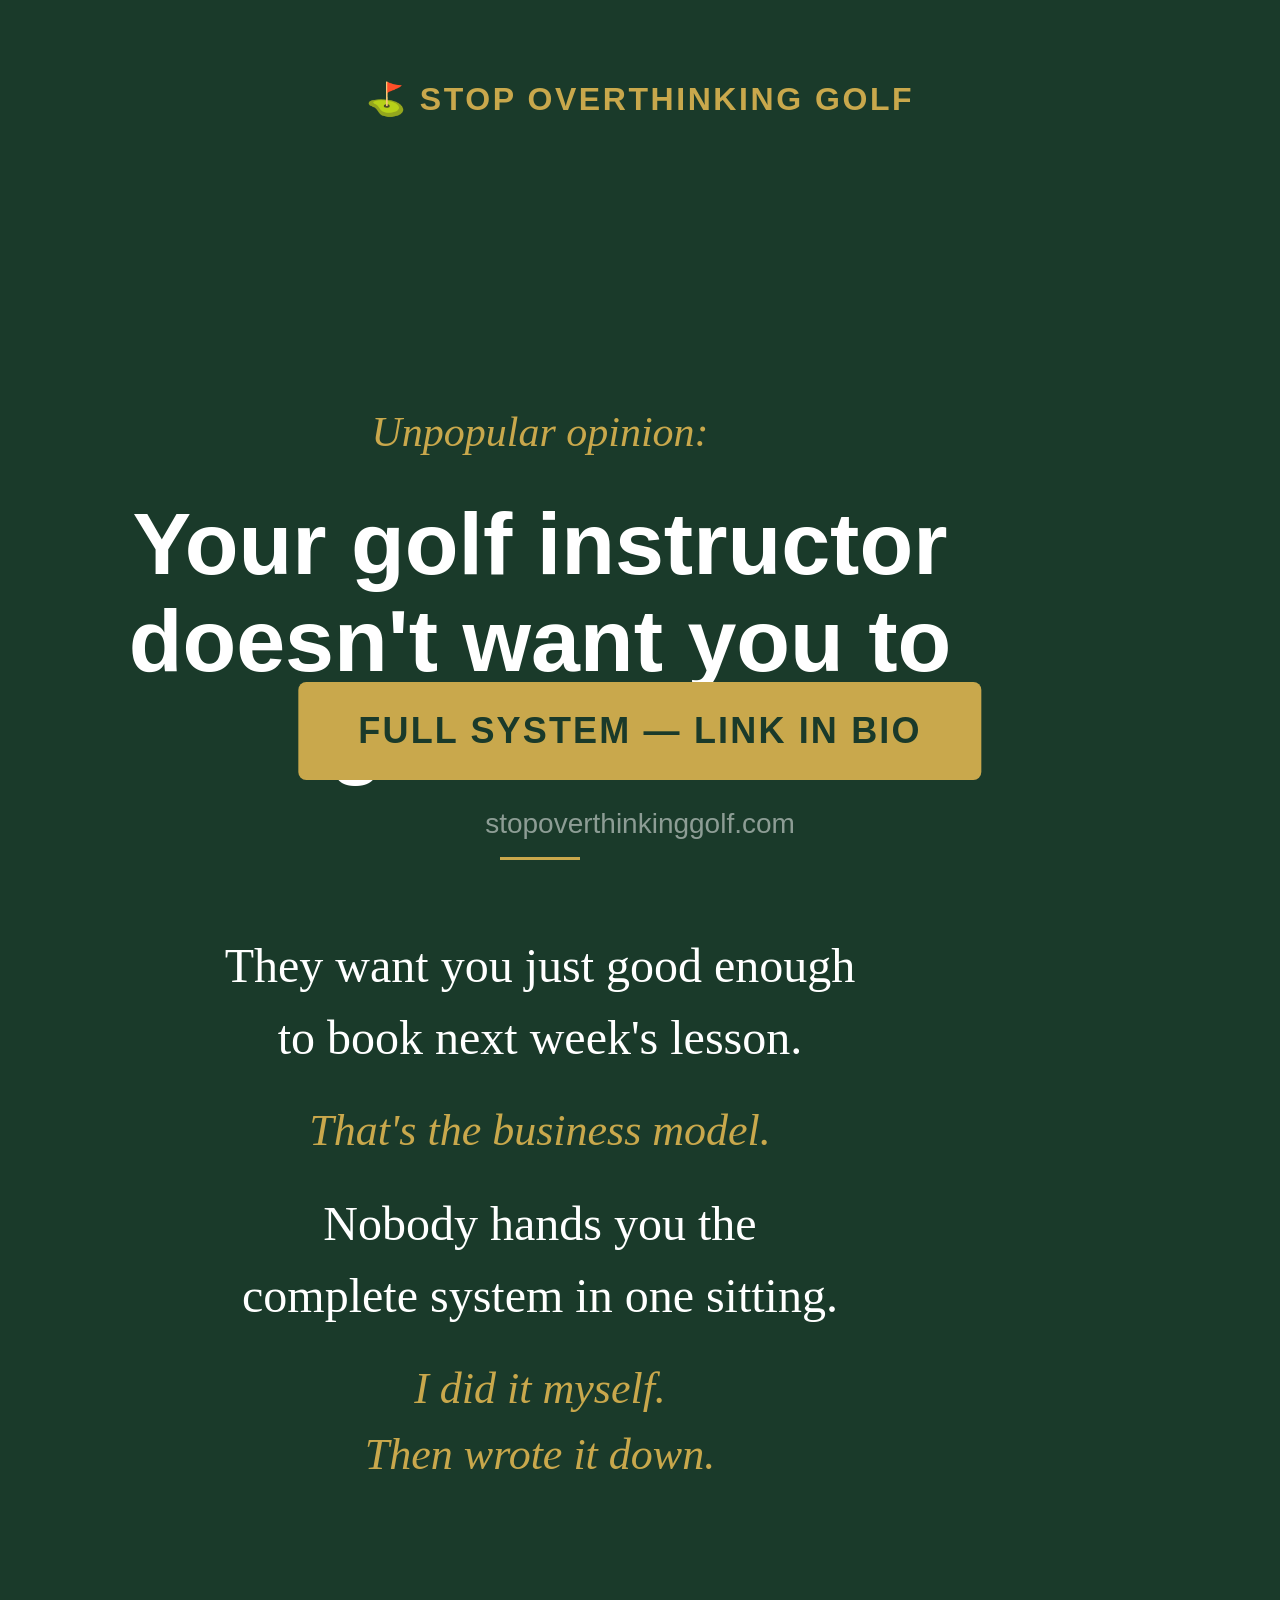
<file: tiktok-content/video2-unpopular-opinion.html>
<!DOCTYPE html>
<html>
<head>
<meta charset="UTF-8">
<style>
  * { margin: 0; padding: 0; box-sizing: border-box; }
  body {
    width: 1080px;
    height: 1920px;
    background-color: #1a3a2a;
    display: flex;
    flex-direction: column;
    justify-content: center;
    align-items: center;
    padding: 80px;
    font-family: 'Georgia', serif;
  }
  .logo {
    position: absolute;
    top: 80px;
    left: 50%;
    transform: translateX(-50%);
    color: #c9a84c;
    font-size: 32px;
    letter-spacing: 0.08em;
    text-transform: uppercase;
    font-family: 'Arial', sans-serif;
    font-weight: 700;
  }
  .eyebrow {
    color: #c9a84c;
    font-size: 42px;
    font-style: italic;
    margin-bottom: 40px;
    text-align: center;
    font-family: 'Georgia', serif;
  }
  h1 {
    color: #ffffff;
    font-size: 88px;
    font-weight: 700;
    text-align: center;
    line-height: 1.1;
    margin-bottom: 70px;
    font-family: 'Arial', sans-serif;
  }
  .divider {
    width: 80px;
    height: 3px;
    background: #c9a84c;
    margin: 0 auto 70px auto;
  }
  .point {
    color: #ffffff;
    font-size: 48px;
    text-align: center;
    line-height: 1.5;
    margin-bottom: 24px;
    font-family: 'Georgia', serif;
  }
  .point.gold {
    color: #c9a84c;
    font-style: italic;
    font-size: 44px;
  }
  .cta {
    position: absolute;
    bottom: 120px;
    left: 50%;
    transform: translateX(-50%);
    background: #c9a84c;
    color: #1a3a2a;
    padding: 28px 60px;
    font-size: 36px;
    font-weight: 800;
    text-transform: uppercase;
    letter-spacing: 0.06em;
    border-radius: 8px;
    white-space: nowrap;
    font-family: 'Arial', sans-serif;
  }
  .website {
    position: absolute;
    bottom: 60px;
    left: 50%;
    transform: translateX(-50%);
    color: rgba(255,255,255,0.5);
    font-size: 28px;
    font-family: 'Arial', sans-serif;
    white-space: nowrap;
  }
</style>
</head>
<body>
  <div class="logo">⛳ STOP OVERTHINKING GOLF</div>
  <div class="eyebrow">Unpopular opinion:</div>
  <h1>Your golf instructor doesn't want you to get better.</h1>
  <div class="divider"></div>
  <p class="point">They want you just good enough<br>to book next week's lesson.</p>
  <p class="point gold">That's the business model.</p>
  <p class="point">Nobody hands you the<br>complete system in one sitting.</p>
  <p class="point gold">I did it myself.<br>Then wrote it down.</p>
  <div class="cta">Full System — Link in Bio</div>
  <div class="website">stopoverthinkinggolf.com</div>
</body>
</html>
</file>
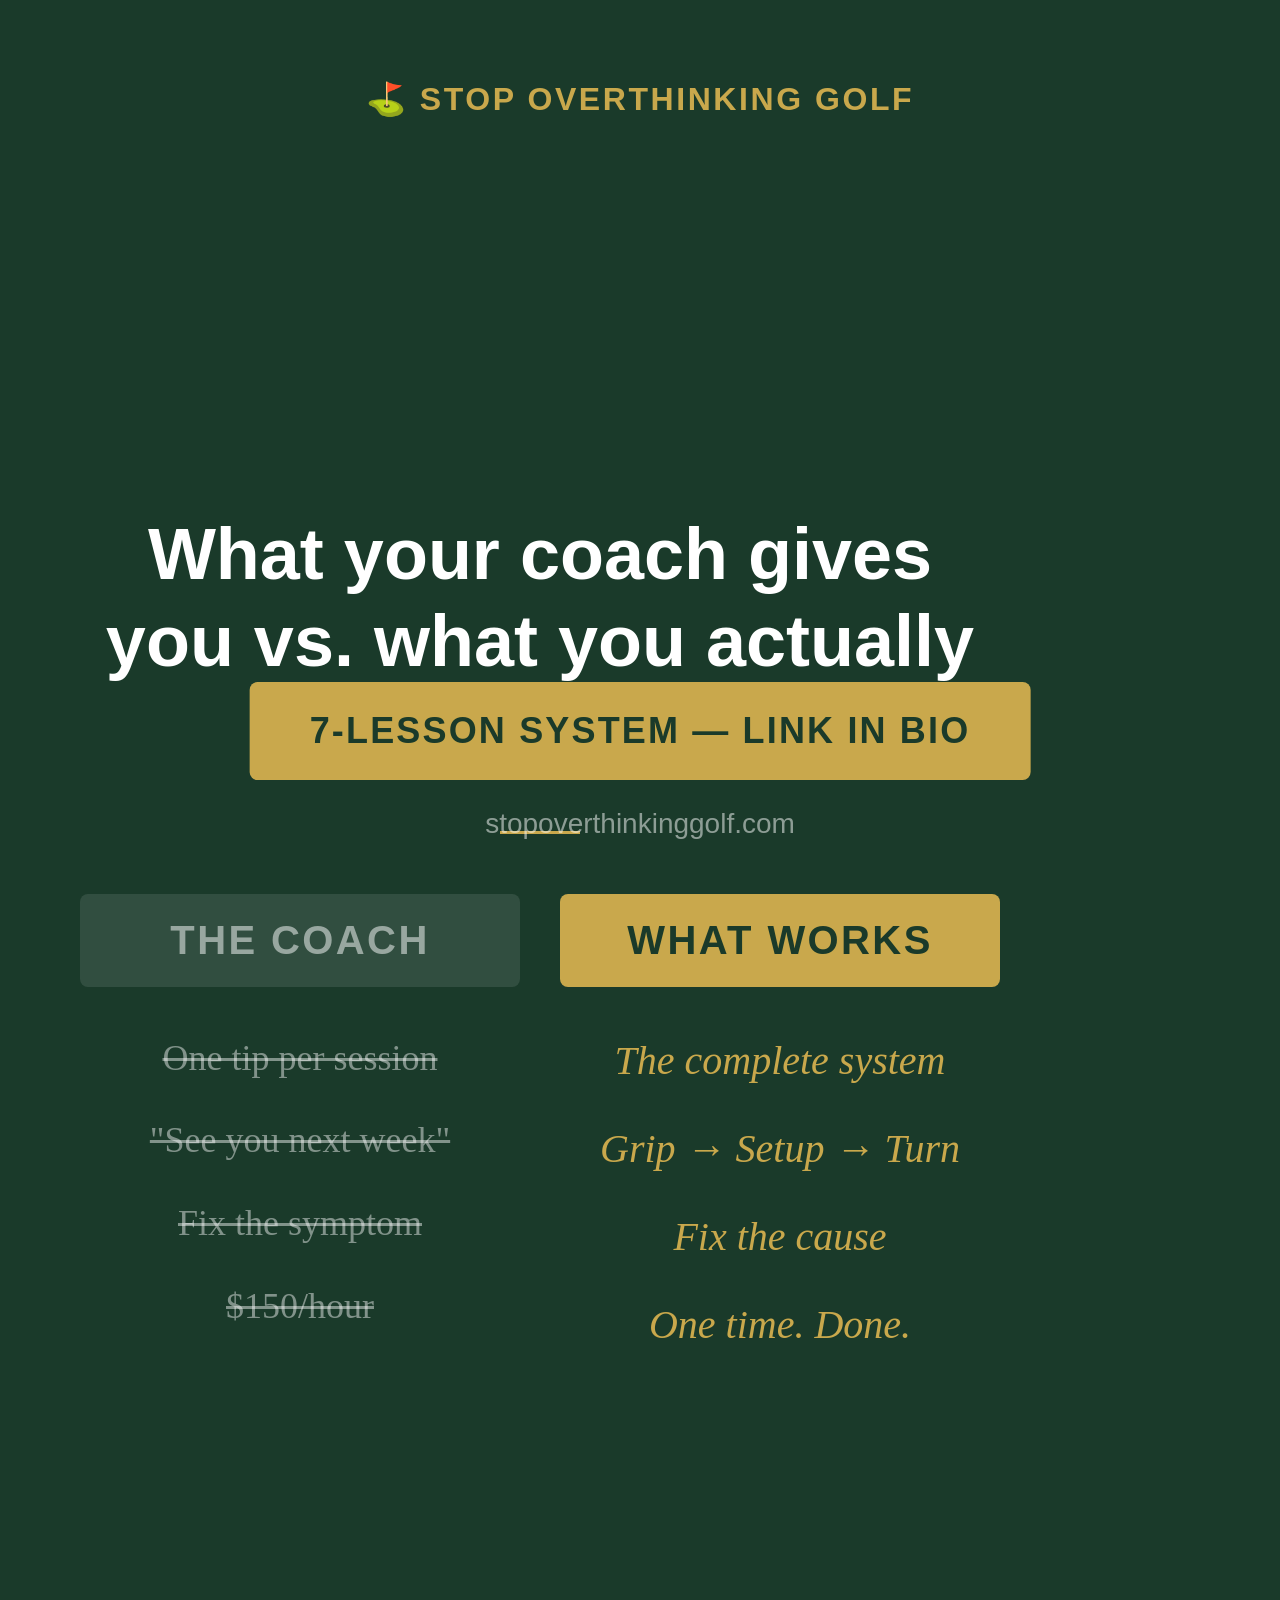
<file: tiktok-content/video4-coach-vs-reality.html>
<!DOCTYPE html>
<html>
<head>
<meta charset="UTF-8">
<style>
  * { margin: 0; padding: 0; box-sizing: border-box; }
  body {
    width: 1080px;
    height: 1920px;
    background-color: #1a3a2a;
    display: flex;
    flex-direction: column;
    justify-content: center;
    align-items: center;
    padding: 80px;
    font-family: 'Arial', sans-serif;
  }
  .logo {
    position: absolute;
    top: 80px;
    left: 50%;
    transform: translateX(-50%);
    color: #c9a84c;
    font-size: 32px;
    letter-spacing: 0.08em;
    text-transform: uppercase;
    font-weight: 700;
    white-space: nowrap;
  }
  h1 {
    color: #ffffff;
    font-size: 72px;
    font-weight: 700;
    text-align: center;
    line-height: 1.2;
    margin-bottom: 60px;
  }
  .divider {
    width: 80px;
    height: 3px;
    background: #c9a84c;
    margin: 0 auto 60px auto;
  }
  .columns {
    display: grid;
    grid-template-columns: 1fr 1fr;
    gap: 40px;
    width: 100%;
    margin-bottom: 40px;
  }
  .col-header {
    font-size: 40px;
    font-weight: 800;
    text-transform: uppercase;
    letter-spacing: 0.06em;
    text-align: center;
    padding: 24px;
    border-radius: 8px;
    margin-bottom: 30px;
  }
  .col-header.red { background: rgba(255,255,255,0.1); color: rgba(255,255,255,0.5); }
  .col-header.gold { background: #c9a84c; color: #1a3a2a; }
  .col-item {
    font-size: 40px;
    color: #ffffff;
    text-align: center;
    padding: 18px 10px;
    line-height: 1.3;
    font-family: 'Georgia', serif;
  }
  .col-item.faded { color: rgba(255,255,255,0.45); text-decoration: line-through; font-size: 36px; }
  .col-item.gold { color: #c9a84c; font-style: italic; }
  .cta {
    position: absolute;
    bottom: 120px;
    left: 50%;
    transform: translateX(-50%);
    background: #c9a84c;
    color: #1a3a2a;
    padding: 28px 60px;
    font-size: 36px;
    font-weight: 800;
    text-transform: uppercase;
    letter-spacing: 0.06em;
    border-radius: 8px;
    white-space: nowrap;
  }
  .website {
    position: absolute;
    bottom: 60px;
    left: 50%;
    transform: translateX(-50%);
    color: rgba(255,255,255,0.5);
    font-size: 28px;
    white-space: nowrap;
  }
</style>
</head>
<body>
  <div class="logo">⛳ STOP OVERTHINKING GOLF</div>
  <h1>What your coach gives you vs. what you actually need</h1>
  <div class="divider"></div>
  <div class="columns">
    <div>
      <div class="col-header red">The Coach</div>
      <div class="col-item faded">One tip per session</div>
      <div class="col-item faded">"See you next week"</div>
      <div class="col-item faded">Fix the symptom</div>
      <div class="col-item faded">$150/hour</div>
    </div>
    <div>
      <div class="col-header gold">What Works</div>
      <div class="col-item gold">The complete system</div>
      <div class="col-item gold">Grip → Setup → Turn</div>
      <div class="col-item gold">Fix the cause</div>
      <div class="col-item gold">One time. Done.</div>
    </div>
  </div>
  <div class="cta">7-Lesson System — Link in Bio</div>
  <div class="website">stopoverthinkinggolf.com</div>
</body>
</html>
</file>
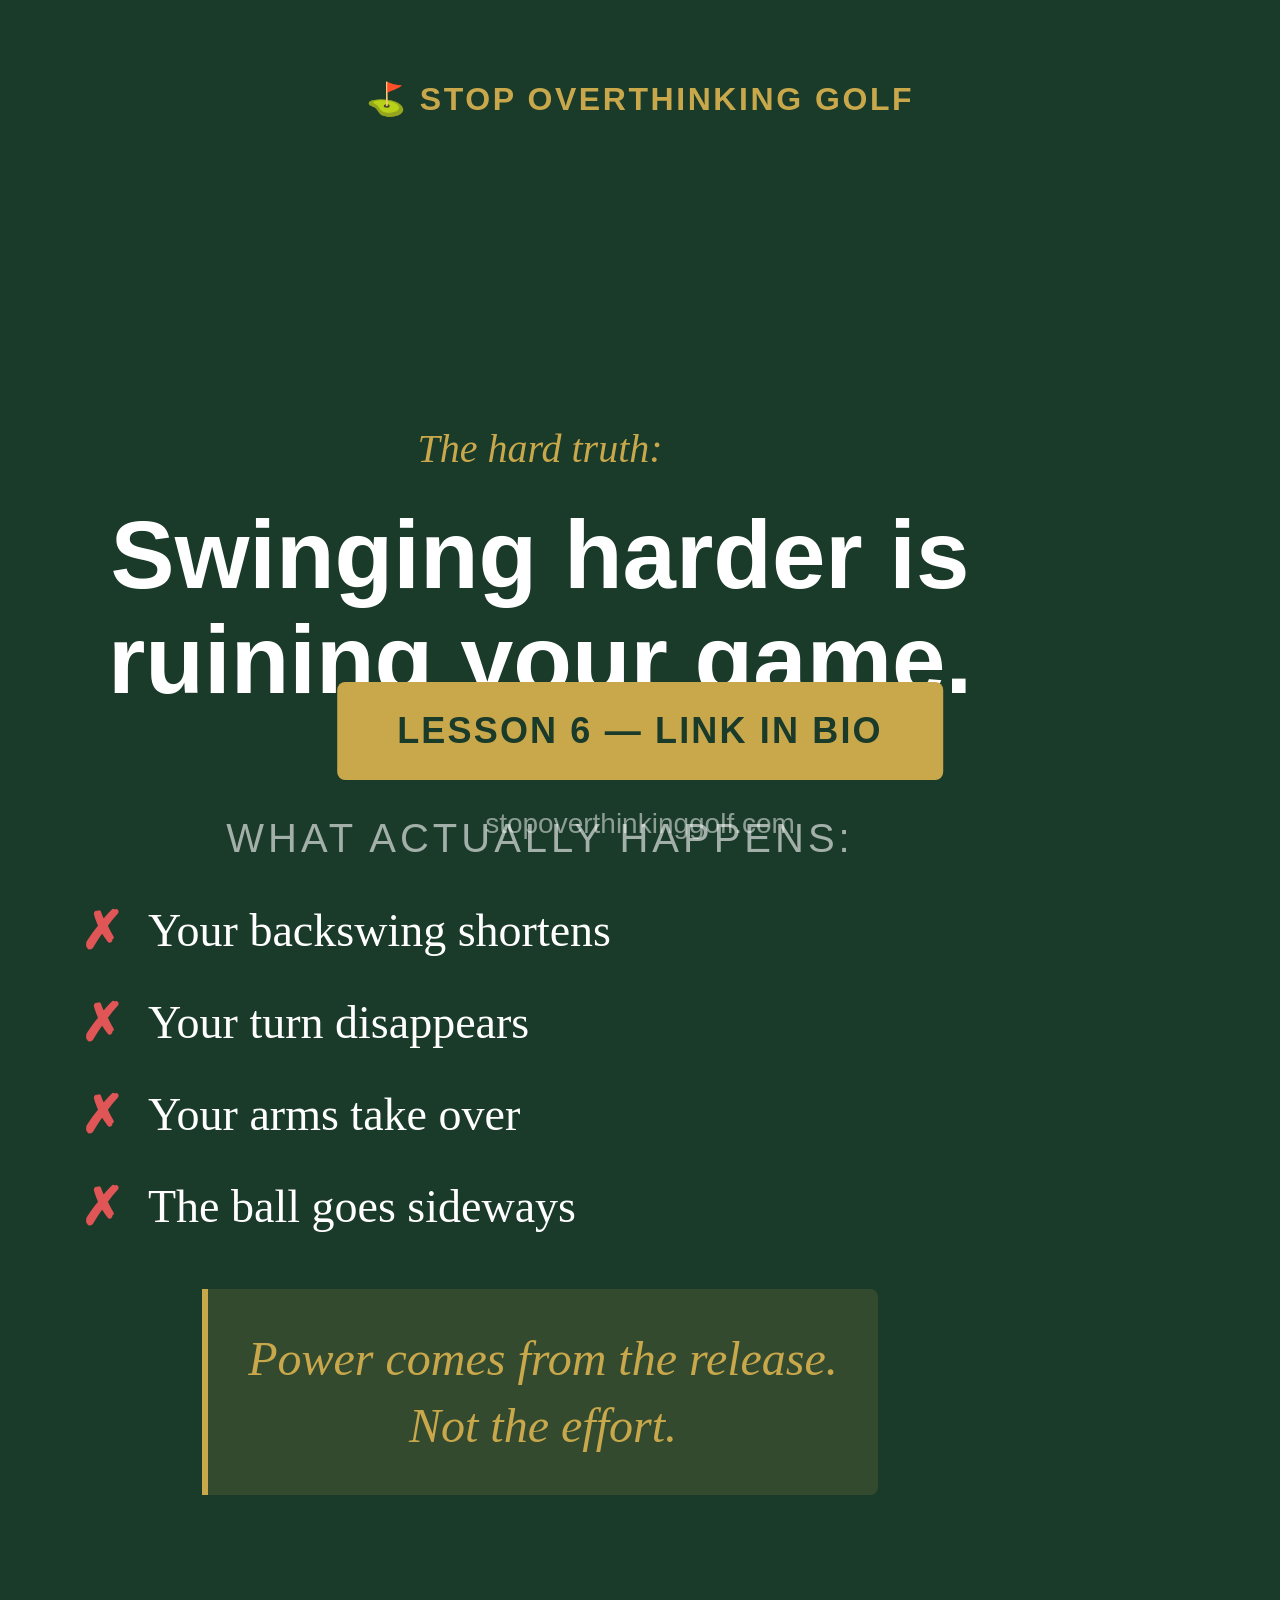
<file: tiktok-content/video5-swing-harder.html>
<!DOCTYPE html>
<html>
<head>
<meta charset="UTF-8">
<style>
  * { margin: 0; padding: 0; box-sizing: border-box; }
  body {
    width: 1080px;
    height: 1920px;
    background-color: #1a3a2a;
    display: flex;
    flex-direction: column;
    justify-content: center;
    align-items: center;
    padding: 80px;
    font-family: 'Arial', sans-serif;
  }
  .logo {
    position: absolute;
    top: 80px;
    left: 50%;
    transform: translateX(-50%);
    color: #c9a84c;
    font-size: 32px;
    letter-spacing: 0.08em;
    text-transform: uppercase;
    font-weight: 700;
    white-space: nowrap;
  }
  .eyebrow {
    color: #c9a84c;
    font-size: 40px;
    font-style: italic;
    margin-bottom: 30px;
    text-align: center;
    font-family: 'Georgia', serif;
  }
  h1 {
    color: #ffffff;
    font-size: 96px;
    font-weight: 800;
    text-align: center;
    line-height: 1.1;
    margin-bottom: 50px;
  }
  .divider {
    width: 80px;
    height: 3px;
    background: #c9a84c;
    margin: 0 auto 50px auto;
  }
  .what-happens {
    color: rgba(255,255,255,0.6);
    font-size: 40px;
    text-transform: uppercase;
    letter-spacing: 0.1em;
    text-align: center;
    margin-bottom: 40px;
  }
  .point {
    display: flex;
    align-items: center;
    gap: 24px;
    margin-bottom: 32px;
    width: 100%;
  }
  .x {
    color: #e05555;
    font-size: 52px;
    font-weight: 800;
    flex-shrink: 0;
  }
  .point-text {
    color: #ffffff;
    font-size: 46px;
    font-family: 'Georgia', serif;
    line-height: 1.3;
  }
  .truth {
    margin-top: 20px;
    background: rgba(201,168,76,0.15);
    border-left: 6px solid #c9a84c;
    padding: 36px 40px;
    border-radius: 0 8px 8px 0;
  }
  .truth-text {
    color: #c9a84c;
    font-size: 48px;
    font-style: italic;
    font-family: 'Georgia', serif;
    line-height: 1.4;
    text-align: center;
  }
  .cta {
    position: absolute;
    bottom: 120px;
    left: 50%;
    transform: translateX(-50%);
    background: #c9a84c;
    color: #1a3a2a;
    padding: 28px 60px;
    font-size: 36px;
    font-weight: 800;
    text-transform: uppercase;
    letter-spacing: 0.06em;
    border-radius: 8px;
    white-space: nowrap;
  }
  .website {
    position: absolute;
    bottom: 60px;
    left: 50%;
    transform: translateX(-50%);
    color: rgba(255,255,255,0.5);
    font-size: 28px;
    white-space: nowrap;
  }
</style>
</head>
<body>
  <div class="logo">⛳ STOP OVERTHINKING GOLF</div>
  <div class="eyebrow">The hard truth:</div>
  <h1>Swinging harder is ruining your game.</h1>
  <div class="divider"></div>
  <div class="what-happens">What actually happens:</div>
  <div class="point"><span class="x">✗</span><span class="point-text">Your backswing shortens</span></div>
  <div class="point"><span class="x">✗</span><span class="point-text">Your turn disappears</span></div>
  <div class="point"><span class="x">✗</span><span class="point-text">Your arms take over</span></div>
  <div class="point"><span class="x">✗</span><span class="point-text">The ball goes sideways</span></div>
  <div class="truth">
    <div class="truth-text">Power comes from the release.<br>Not the effort.</div>
  </div>
  <div class="cta">Lesson 6 — Link in Bio</div>
  <div class="website">stopoverthinkinggolf.com</div>
</body>
</html>
</file>
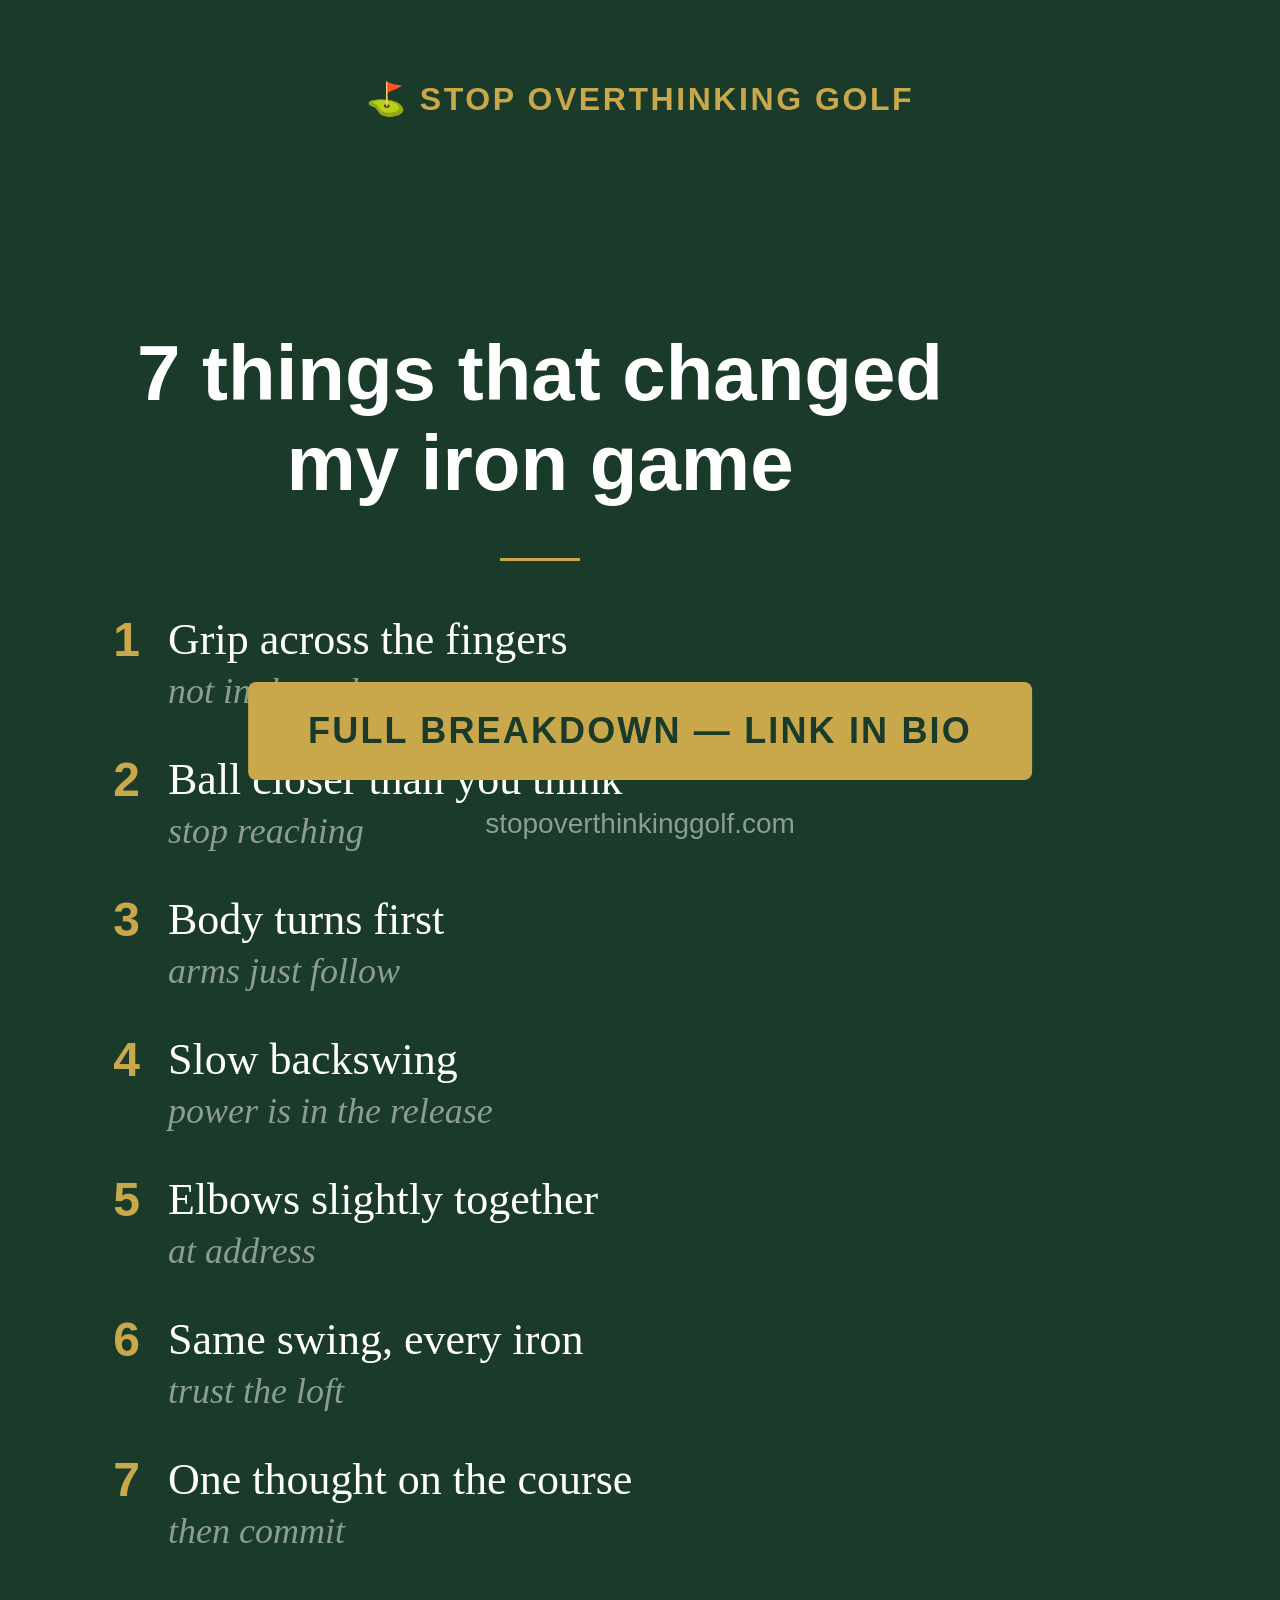
<file: tiktok-content/video6-7-things.html>
<!DOCTYPE html>
<html>
<head>
<meta charset="UTF-8">
<style>
  * { margin: 0; padding: 0; box-sizing: border-box; }
  body {
    width: 1080px;
    height: 1920px;
    background-color: #1a3a2a;
    display: flex;
    flex-direction: column;
    justify-content: center;
    align-items: center;
    padding: 80px;
    font-family: 'Arial', sans-serif;
  }
  .logo {
    position: absolute;
    top: 80px;
    left: 50%;
    transform: translateX(-50%);
    color: #c9a84c;
    font-size: 32px;
    letter-spacing: 0.08em;
    text-transform: uppercase;
    font-weight: 700;
    white-space: nowrap;
  }
  h1 {
    color: #ffffff;
    font-size: 78px;
    font-weight: 800;
    text-align: center;
    line-height: 1.15;
    margin-bottom: 50px;
  }
  h1 span { color: #c9a84c; }
  .divider {
    width: 80px;
    height: 3px;
    background: #c9a84c;
    margin: 0 auto 50px auto;
  }
  .item {
    display: flex;
    align-items: flex-start;
    gap: 28px;
    margin-bottom: 36px;
    width: 100%;
  }
  .num {
    color: #c9a84c;
    font-size: 48px;
    font-weight: 800;
    flex-shrink: 0;
    width: 60px;
    text-align: right;
    line-height: 1.2;
  }
  .item-text {
    color: #ffffff;
    font-size: 44px;
    font-family: 'Georgia', serif;
    line-height: 1.3;
  }
  .item-text em {
    color: rgba(255,255,255,0.5);
    font-size: 36px;
    display: block;
    font-style: italic;
  }
  .cta {
    position: absolute;
    bottom: 120px;
    left: 50%;
    transform: translateX(-50%);
    background: #c9a84c;
    color: #1a3a2a;
    padding: 28px 60px;
    font-size: 36px;
    font-weight: 800;
    text-transform: uppercase;
    letter-spacing: 0.06em;
    border-radius: 8px;
    white-space: nowrap;
  }
  .website {
    position: absolute;
    bottom: 60px;
    left: 50%;
    transform: translateX(-50%);
    color: rgba(255,255,255,0.5);
    font-size: 28px;
    white-space: nowrap;
  }
</style>
</head>
<body>
  <div class="logo">⛳ STOP OVERTHINKING GOLF</div>
  <h1>7 things that changed my iron game</h1>
  <div class="divider"></div>
  <div class="item"><span class="num">1</span><span class="item-text">Grip across the fingers<em>not in the palm</em></span></div>
  <div class="item"><span class="num">2</span><span class="item-text">Ball closer than you think<em>stop reaching</em></span></div>
  <div class="item"><span class="num">3</span><span class="item-text">Body turns first<em>arms just follow</em></span></div>
  <div class="item"><span class="num">4</span><span class="item-text">Slow backswing<em>power is in the release</em></span></div>
  <div class="item"><span class="num">5</span><span class="item-text">Elbows slightly together<em>at address</em></span></div>
  <div class="item"><span class="num">6</span><span class="item-text">Same swing, every iron<em>trust the loft</em></span></div>
  <div class="item"><span class="num">7</span><span class="item-text">One thought on the course<em>then commit</em></span></div>
  <div class="cta">Full Breakdown — Link in Bio</div>
  <div class="website">stopoverthinkinggolf.com</div>
</body>
</html>
</file>
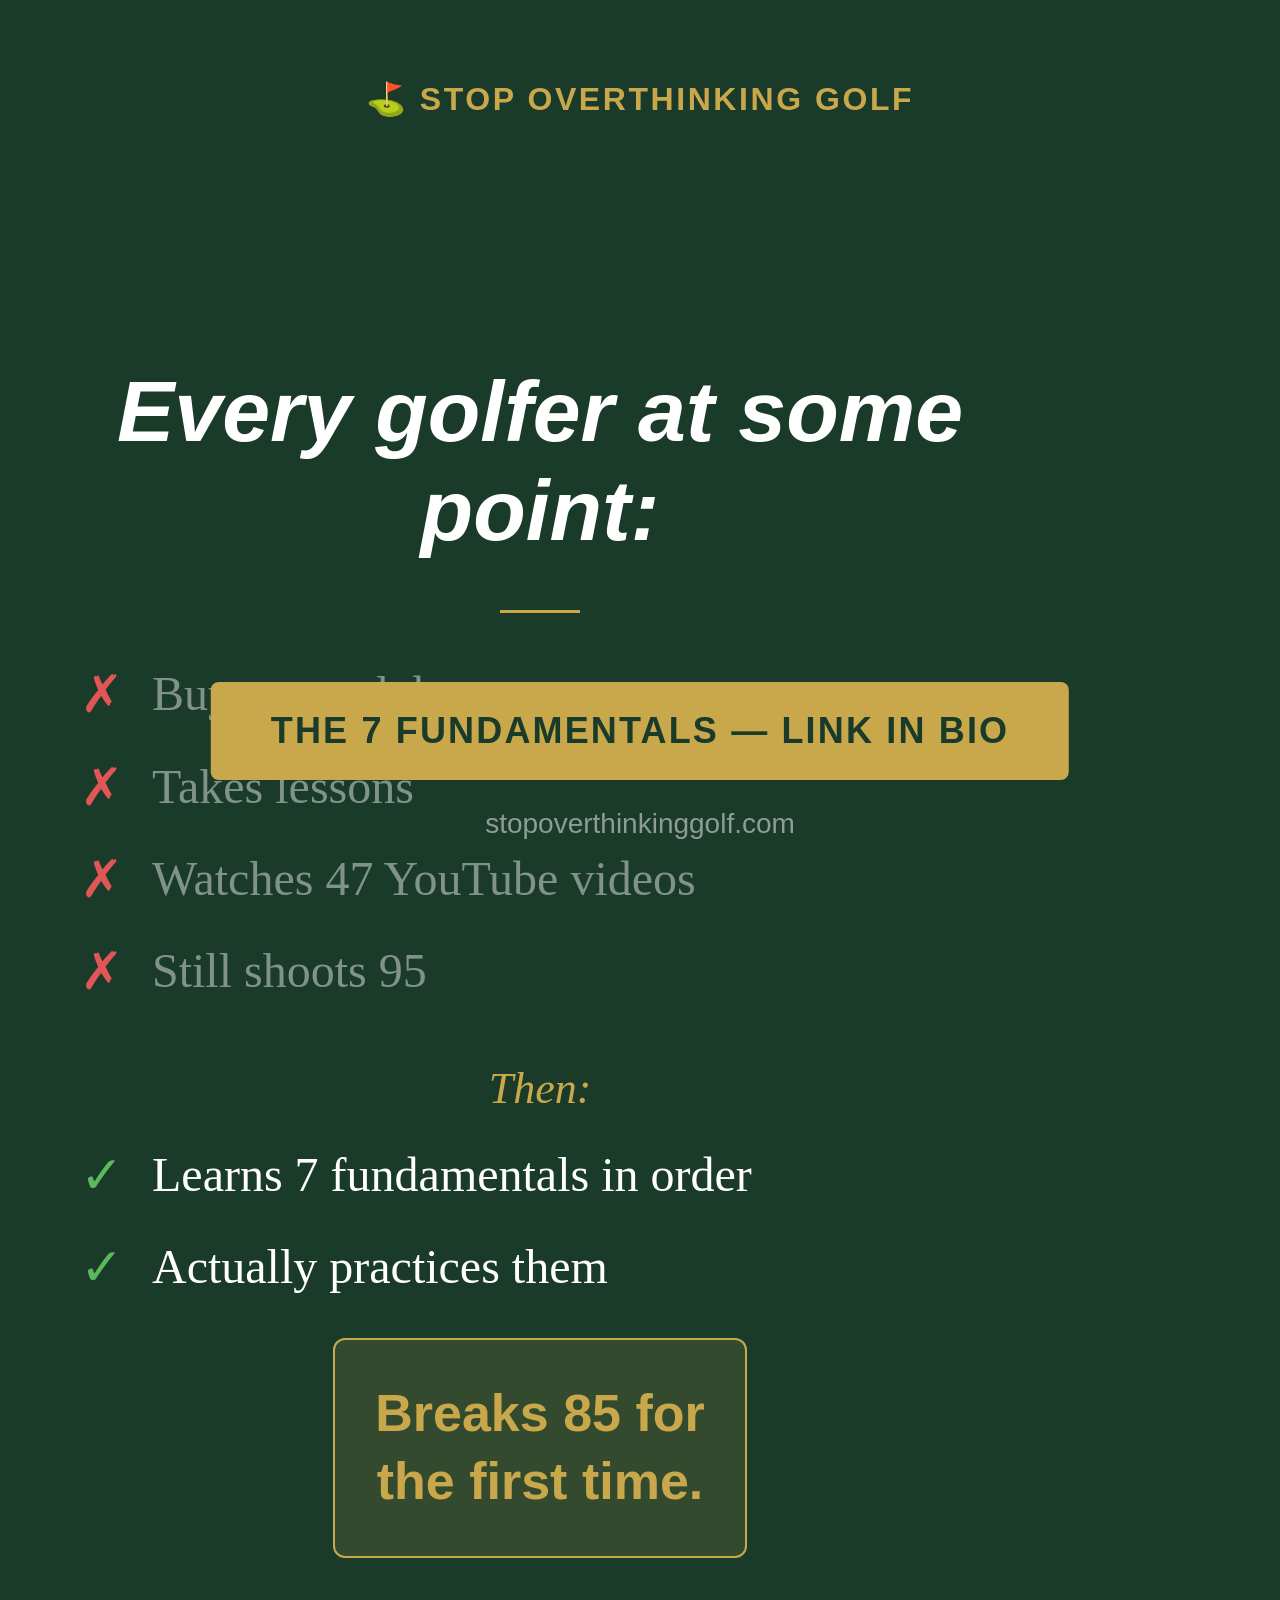
<file: tiktok-content/video7-every-golfer.html>
<!DOCTYPE html>
<html>
<head>
<meta charset="UTF-8">
<style>
  * { margin: 0; padding: 0; box-sizing: border-box; }
  body {
    width: 1080px;
    height: 1920px;
    background-color: #1a3a2a;
    display: flex;
    flex-direction: column;
    justify-content: center;
    align-items: center;
    padding: 80px;
    font-family: 'Arial', sans-serif;
  }
  .logo {
    position: absolute;
    top: 80px;
    left: 50%;
    transform: translateX(-50%);
    color: #c9a84c;
    font-size: 32px;
    letter-spacing: 0.08em;
    text-transform: uppercase;
    font-weight: 700;
    white-space: nowrap;
  }
  h1 {
    color: #ffffff;
    font-size: 86px;
    font-weight: 800;
    text-align: center;
    line-height: 1.15;
    margin-bottom: 50px;
    font-style: italic;
  }
  .divider {
    width: 80px;
    height: 3px;
    background: #c9a84c;
    margin: 0 auto 50px auto;
  }
  .item {
    display: flex;
    align-items: center;
    gap: 28px;
    margin-bottom: 30px;
    width: 100%;
  }
  .check {
    font-size: 52px;
    flex-shrink: 0;
  }
  .check.no { color: #e05555; }
  .check.yes { color: #5cb85c; }
  .item-text {
    font-size: 48px;
    font-family: 'Georgia', serif;
    line-height: 1.3;
  }
  .item-text.faded { color: rgba(255,255,255,0.45); }
  .item-text.white { color: #ffffff; }
  .item-text.gold { color: #c9a84c; font-style: italic; }
  .then {
    color: #c9a84c;
    font-size: 44px;
    font-style: italic;
    text-align: center;
    margin: 30px 0;
    font-family: 'Georgia', serif;
  }
  .result {
    background: rgba(201,168,76,0.15);
    border: 2px solid #c9a84c;
    border-radius: 12px;
    padding: 40px;
    text-align: center;
    margin-top: 10px;
  }
  .result-text {
    color: #c9a84c;
    font-size: 52px;
    font-weight: 800;
    line-height: 1.3;
  }
  .cta {
    position: absolute;
    bottom: 120px;
    left: 50%;
    transform: translateX(-50%);
    background: #c9a84c;
    color: #1a3a2a;
    padding: 28px 60px;
    font-size: 36px;
    font-weight: 800;
    text-transform: uppercase;
    letter-spacing: 0.06em;
    border-radius: 8px;
    white-space: nowrap;
  }
  .website {
    position: absolute;
    bottom: 60px;
    left: 50%;
    transform: translateX(-50%);
    color: rgba(255,255,255,0.5);
    font-size: 28px;
    white-space: nowrap;
  }
</style>
</head>
<body>
  <div class="logo">⛳ STOP OVERTHINKING GOLF</div>
  <h1>Every golfer at some point:</h1>
  <div class="divider"></div>
  <div class="item"><span class="check no">✗</span><span class="item-text faded">Buys new clubs</span></div>
  <div class="item"><span class="check no">✗</span><span class="item-text faded">Takes lessons</span></div>
  <div class="item"><span class="check no">✗</span><span class="item-text faded">Watches 47 YouTube videos</span></div>
  <div class="item"><span class="check no">✗</span><span class="item-text faded">Still shoots 95</span></div>
  <div class="then">Then:</div>
  <div class="item"><span class="check yes">✓</span><span class="item-text white">Learns 7 fundamentals in order</span></div>
  <div class="item"><span class="check yes">✓</span><span class="item-text white">Actually practices them</span></div>
  <div class="result">
    <div class="result-text">Breaks 85 for<br>the first time.</div>
  </div>
  <div class="cta">The 7 Fundamentals — Link in Bio</div>
  <div class="website">stopoverthinkinggolf.com</div>
</body>
</html>
</file>
<file: css/styles.css>
/* =============================================
   Stop Overthinking Your Irons — Stylesheet
   ============================================= */

:root {
  --green-dark:   #1a3a2a;
  --green-mid:    #2d5a40;
  --green-light:  #4a8c65;
  --green-pale:   #e8f5ee;
  --gold:         #c9a84c;
  --gold-light:   #e8c96a;
  --white:        #ffffff;
  --off-white:    #f7f9f8;
  --gray-light:   #eaedef;
  --gray-mid:     #6b7a70;
  --gray-dark:    #2e3a34;
  --text-dark:    #1a2e22;
  --text-body:    #374840;
  --shadow-sm:    0 2px 8px rgba(0,0,0,0.08);
  --shadow-md:    0 6px 24px rgba(0,0,0,0.12);
  --shadow-lg:    0 12px 40px rgba(0,0,0,0.18);
  --radius-sm:    6px;
  --radius-md:    12px;
  --radius-lg:    20px;
  --transition:   0.3s ease;
  --font-heading: 'Georgia', 'Times New Roman', serif;
  --font-body:    'Segoe UI', system-ui, -apple-system, sans-serif;
}

*, *::before, *::after { box-sizing: border-box; margin: 0; padding: 0; }

html { scroll-behavior: smooth; font-size: 16px; }

body {
  font-family: var(--font-body);
  color: var(--text-body);
  background: var(--white);
  line-height: 1.65;
}

img { max-width: 100%; display: block; }
a { color: inherit; text-decoration: none; }
ul { list-style: none; }

.container {
  max-width: 1100px;
  margin: 0 auto;
  padding: 0 24px;
}

/* ---- NAVBAR ---- */
.navbar {
  position: sticky;
  top: 0;
  z-index: 100;
  background: var(--green-dark);
  box-shadow: 0 2px 12px rgba(0,0,0,0.25);
}

.nav-inner {
  display: flex;
  align-items: center;
  justify-content: space-between;
  height: 64px;
}

.nav-brand {
  display: flex;
  flex-direction: column;
  line-height: 1.2;
}
.nav-brand-name {
  font-family: var(--font-heading);
  font-size: 1rem;
  font-weight: 700;
  color: var(--gold);
  letter-spacing: 0.02em;
}
.nav-brand-sub {
  font-size: 0.7rem;
  color: rgba(255,255,255,0.6);
  letter-spacing: 0.08em;
  text-transform: uppercase;
}

.nav-links {
  display: flex;
  gap: 28px;
  align-items: center;
}
.nav-links a {
  color: rgba(255,255,255,0.8);
  font-size: 0.9rem;
  font-weight: 500;
  transition: color var(--transition);
}
.nav-links a:hover,
.nav-links a.active { color: var(--white); }

.nav-cta {
  background: var(--gold);
  color: var(--green-dark) !important;
  padding: 8px 18px;
  border-radius: var(--radius-sm);
  font-weight: 700 !important;
  transition: background var(--transition) !important;
}
.nav-cta:hover { background: var(--gold-light) !important; }

.nav-toggle {
  display: none;
  flex-direction: column;
  gap: 5px;
  background: none;
  border: none;
  cursor: pointer;
  padding: 4px;
}
.nav-toggle span {
  display: block;
  width: 24px;
  height: 2px;
  background: var(--white);
  border-radius: 2px;
  transition: var(--transition);
}
.nav-toggle.open span:nth-child(1) { transform: translateY(7px) rotate(45deg); }
.nav-toggle.open span:nth-child(2) { opacity: 0; }
.nav-toggle.open span:nth-child(3) { transform: translateY(-7px) rotate(-45deg); }

/* ---- HERO ---- */
.hero {
  background: linear-gradient(135deg, var(--green-dark) 0%, var(--green-mid) 60%, #3d7a55 100%);
  color: var(--white);
  padding: 90px 0 80px;
  position: relative;
  overflow: hidden;
}

.hero-bg-pattern {
  position: absolute;
  inset: 0;
  background-image: radial-gradient(circle at 20% 80%, rgba(201,168,76,0.08) 0%, transparent 50%),
                    radial-gradient(circle at 80% 20%, rgba(255,255,255,0.04) 0%, transparent 50%);
  pointer-events: none;
}

.hero-content { max-width: 680px; position: relative; }

.hero-eyebrow {
  display: inline-block;
  background: rgba(201,168,76,0.15);
  color: var(--gold-light);
  border: 1px solid rgba(201,168,76,0.3);
  padding: 6px 16px;
  border-radius: 100px;
  font-size: 0.8rem;
  font-weight: 600;
  letter-spacing: 0.08em;
  text-transform: uppercase;
  margin-bottom: 24px;
}

.hero h1 {
  font-family: var(--font-heading);
  font-size: clamp(2.2rem, 5vw, 3.4rem);
  font-weight: 700;
  line-height: 1.2;
  margin-bottom: 20px;
  color: var(--white);
}

.accent { color: var(--gold); }

.hero-lead {
  font-size: 1.1rem;
  color: rgba(255,255,255,0.85);
  margin-bottom: 36px;
  max-width: 560px;
  line-height: 1.7;
}

.hero-actions {
  display: flex;
  gap: 14px;
  flex-wrap: wrap;
  margin-bottom: 16px;
}

.hero-note {
  font-size: 0.82rem;
  color: rgba(255,255,255,0.5);
  letter-spacing: 0.03em;
}

/* ---- BUTTONS ---- */
.btn {
  display: inline-block;
  padding: 14px 28px;
  border-radius: var(--radius-sm);
  font-weight: 700;
  font-size: 0.95rem;
  cursor: pointer;
  transition: all var(--transition);
  border: 2px solid transparent;
  text-align: center;
}

.btn-gold {
  background: var(--gold);
  color: var(--green-dark);
  border-color: var(--gold);
}
.btn-gold:hover { background: var(--gold-light); border-color: var(--gold-light); transform: translateY(-2px); box-shadow: 0 6px 20px rgba(201,168,76,0.35); }

.btn-green {
  background: var(--green-mid);
  color: var(--white);
  border-color: var(--green-mid);
}
.btn-green:hover { background: var(--green-light); border-color: var(--green-light); transform: translateY(-2px); }

.btn-outline {
  background: transparent;
  color: var(--white);
  border-color: rgba(255,255,255,0.5);
}
.btn-outline:hover { background: rgba(255,255,255,0.1); border-color: var(--white); }

.btn-outline-light {
  background: transparent;
  color: var(--white);
  border-color: rgba(255,255,255,0.4);
}
.btn-outline-light:hover { background: rgba(255,255,255,0.1); border-color: var(--white); }

.btn-full { width: 100%; }

/* ---- STATS STRIP ---- */
.stats-strip {
  background: var(--green-dark);
  padding: 24px 0;
  border-top: 1px solid rgba(255,255,255,0.08);
}
.stats-grid {
  display: grid;
  grid-template-columns: repeat(4, 1fr);
  gap: 0;
}
.stat-item {
  display: flex;
  flex-direction: column;
  align-items: center;
  padding: 8px 0;
  border-right: 1px solid rgba(255,255,255,0.1);
}
.stat-item:last-child { border-right: none; }
.stat-num {
  font-family: var(--font-heading);
  font-size: 2rem;
  font-weight: 700;
  color: var(--gold);
  line-height: 1;
}
.stat-label {
  font-size: 0.75rem;
  color: rgba(255,255,255,0.6);
  margin-top: 4px;
  text-transform: uppercase;
  letter-spacing: 0.06em;
}

/* ---- SECTIONS ---- */
.section { padding: 80px 0; }
.section-light { background: var(--off-white); }
.section-dark {
  background: var(--green-dark);
  color: var(--white);
}
.section-dark h2 { color: var(--white); }

.section-header {
  text-align: center;
  margin-bottom: 56px;
}
.section-header h2 {
  font-family: var(--font-heading);
  font-size: clamp(1.7rem, 3.5vw, 2.4rem);
  color: var(--text-dark);
  margin-bottom: 12px;
}
.section-sub {
  font-size: 1.05rem;
  color: var(--gray-mid);
  max-width: 520px;
  margin: 0 auto;
}
.section-eyebrow {
  display: inline-block;
  color: var(--gold-light);
  font-size: 0.78rem;
  font-weight: 700;
  letter-spacing: 0.1em;
  text-transform: uppercase;
  margin-bottom: 12px;
}
.section-cta {
  text-align: center;
  margin-top: 48px;
}

/* ---- CARD GRIDS ---- */
.card-grid { display: grid; gap: 24px; }
.three-col { grid-template-columns: repeat(3, 1fr); }
.four-col  { grid-template-columns: repeat(4, 1fr); }

/* ---- INFO CARDS ---- */
.info-card {
  background: var(--white);
  border: 1px solid var(--gray-light);
  border-radius: var(--radius-md);
  padding: 32px 28px;
  transition: transform var(--transition), box-shadow var(--transition);
}
.info-card:hover { transform: translateY(-4px); box-shadow: var(--shadow-md); }
.info-icon { font-size: 2rem; margin-bottom: 16px; }
.info-card h3 {
  font-family: var(--font-heading);
  font-size: 1.1rem;
  color: var(--text-dark);
  margin-bottom: 10px;
}
.info-card p { font-size: 0.92rem; color: var(--text-body); line-height: 1.65; }

/* ---- STORY SECTION ---- */
.story-layout {
  display: grid;
  grid-template-columns: 1fr 320px;
  gap: 60px;
  align-items: start;
}
.story-text h2 {
  font-family: var(--font-heading);
  font-size: clamp(1.6rem, 3vw, 2.2rem);
  color: var(--white);
  margin-bottom: 20px;
  line-height: 1.25;
}
.story-text p {
  color: rgba(255,255,255,0.82);
  margin-bottom: 16px;
  font-size: 1rem;
  line-height: 1.72;
}
.story-text p strong { color: var(--white); }
.story-text .btn { margin-top: 12px; }

.story-callout {
  background: rgba(255,255,255,0.06);
  border: 1px solid rgba(201,168,76,0.3);
  border-left: 4px solid var(--gold);
  border-radius: var(--radius-md);
  padding: 36px 28px;
  position: sticky;
  top: 84px;
}
.story-callout blockquote {
  font-family: var(--font-heading);
  font-size: 1.15rem;
  color: var(--gold-light);
  line-height: 1.6;
  font-style: italic;
}

/* ---- LESSONS LIST ---- */
.lessons-list { display: flex; flex-direction: column; gap: 0; }
.lesson-row {
  display: grid;
  grid-template-columns: 60px 1fr 120px;
  gap: 24px;
  align-items: start;
  padding: 28px 0;
  border-bottom: 1px solid var(--gray-light);
  transition: background var(--transition);
}
.lesson-row:last-child { border-bottom: none; }
.lesson-row:hover { background: var(--off-white); margin: 0 -24px; padding: 28px 24px; border-radius: var(--radius-sm); }

.lesson-num {
  font-family: var(--font-heading);
  font-size: 1.8rem;
  font-weight: 700;
  color: var(--green-pale);
  line-height: 1;
  padding-top: 4px;
  background: var(--green-dark);
  color: var(--white);
  width: 52px;
  height: 52px;
  border-radius: var(--radius-sm);
  display: flex;
  align-items: center;
  justify-content: center;
  font-size: 1rem;
  flex-shrink: 0;
}

.lesson-body h3 {
  font-family: var(--font-heading);
  font-size: 1.1rem;
  color: var(--text-dark);
  margin-bottom: 6px;
}
.lesson-body p { font-size: 0.9rem; color: var(--text-body); line-height: 1.6; }

.lesson-tag {
  background: var(--green-pale);
  color: var(--green-mid);
  font-size: 0.72rem;
  font-weight: 700;
  letter-spacing: 0.06em;
  text-transform: uppercase;
  padding: 4px 12px;
  border-radius: 100px;
  text-align: center;
  align-self: start;
  margin-top: 4px;
  white-space: nowrap;
}

/* ---- PHASE CARDS ---- */
.phase-card {
  background: var(--white);
  border: 1px solid var(--gray-light);
  border-top: 4px solid var(--green-mid);
  border-radius: var(--radius-md);
  padding: 28px 24px;
  transition: transform var(--transition), box-shadow var(--transition);
}
.phase-card:hover { transform: translateY(-4px); box-shadow: var(--shadow-md); }
.phase-num {
  font-size: 0.72rem;
  font-weight: 700;
  letter-spacing: 0.1em;
  text-transform: uppercase;
  color: var(--green-mid);
  margin-bottom: 4px;
}
.phase-time {
  font-size: 1.3rem;
  font-weight: 700;
  color: var(--gold);
  font-family: var(--font-heading);
  margin-bottom: 8px;
}
.phase-card h4 { font-size: 1rem; color: var(--text-dark); margin-bottom: 8px; }
.phase-card p  { font-size: 0.88rem; color: var(--text-body); line-height: 1.6; }

/* ---- PRICING ---- */
.pricing-grid {
  display: grid;
  grid-template-columns: 1fr 1fr;
  gap: 28px;
  max-width: 760px;
  margin: 0 auto;
}

.pricing-card {
  background: var(--white);
  border: 2px solid var(--gray-light);
  border-radius: var(--radius-lg);
  padding: 40px 36px;
  position: relative;
  transition: transform var(--transition), box-shadow var(--transition);
}
.pricing-card:hover { transform: translateY(-4px); box-shadow: var(--shadow-lg); }

.pricing-featured {
  border-color: var(--gold);
  box-shadow: 0 0 0 1px var(--gold), var(--shadow-md);
}

.pricing-badge {
  position: absolute;
  top: -14px;
  left: 50%;
  transform: translateX(-50%);
  background: var(--gold);
  color: var(--green-dark);
  font-size: 0.72rem;
  font-weight: 800;
  letter-spacing: 0.08em;
  text-transform: uppercase;
  padding: 5px 16px;
  border-radius: 100px;
  white-space: nowrap;
}

.pricing-tier {
  font-size: 0.8rem;
  font-weight: 700;
  letter-spacing: 0.08em;
  text-transform: uppercase;
  color: var(--gray-mid);
  margin-bottom: 8px;
}
.pricing-price {
  font-family: var(--font-heading);
  font-size: 3rem;
  font-weight: 700;
  color: var(--text-dark);
  line-height: 1;
  margin-bottom: 28px;
}
.pricing-features {
  margin-bottom: 28px;
  display: flex;
  flex-direction: column;
  gap: 10px;
}
.pricing-features li {
  font-size: 0.9rem;
  color: var(--text-body);
  padding-left: 20px;
  position: relative;
}
.pricing-features li::before {
  content: '✓';
  position: absolute;
  left: 0;
  color: var(--green-mid);
  font-weight: 700;
}
.pricing-note {
  text-align: center;
  font-size: 0.78rem;
  color: var(--gray-mid);
  margin-top: 12px;
}
.pricing-guarantee {
  text-align: center;
  margin-top: 36px;
  font-size: 0.88rem;
  color: var(--gray-mid);
  font-style: italic;
}

.pricing-coming-soon {
  border-color: var(--gray-light);
  opacity: 0.82;
}
.pricing-coming-soon:hover { transform: none; box-shadow: none; }
.pricing-coming-soon .pricing-price { color: var(--gray-mid); }
.pricing-badge-soon {
  background: var(--gray-mid);
  color: var(--white);
}
.coming-soon-btn {
  display: block;
  width: 100%;
  padding: 14px;
  text-align: center;
  background: var(--gray-light);
  color: var(--gray-mid);
  border-radius: var(--radius);
  font-size: 0.88rem;
  font-weight: 700;
  letter-spacing: 0.04em;
  text-transform: uppercase;
  cursor: default;
}
.upgrade-note {
  color: var(--green-mid) !important;
  font-style: italic;
  font-size: 0.82rem !important;
}
.cta-sub-note {
  margin-top: 16px;
  font-size: 0.85rem;
  color: rgba(255,255,255,0.65);
  font-style: italic;
}
.hero-note:last-child {
  margin-top: 2px;
}

/* ---- FAQ ---- */
.faq-container { max-width: 740px; margin: 0 auto; }
.faq-list { display: flex; flex-direction: column; gap: 0; }
.faq-item {
  padding: 24px 0;
  border-bottom: 1px solid var(--gray-light);
}
.faq-item:last-child { border-bottom: none; }
.faq-item h4 {
  font-family: var(--font-heading);
  font-size: 1.05rem;
  color: var(--text-dark);
  margin-bottom: 8px;
}
.faq-item p { font-size: 0.92rem; color: var(--text-body); line-height: 1.65; }

/* ---- CTA SECTION ---- */
.cta-section { text-align: center; }
.cta-inner { max-width: 600px; margin: 0 auto; }
.cta-inner h2 {
  font-family: var(--font-heading);
  font-size: clamp(1.7rem, 3.5vw, 2.4rem);
  color: var(--white);
  margin-bottom: 16px;
}
.cta-inner p {
  color: rgba(255,255,255,0.8);
  font-size: 1.05rem;
  margin-bottom: 36px;
  line-height: 1.65;
}
.cta-inner .hero-actions { justify-content: center; }

/* ---- PAGE HERO ---- */
.page-hero {
  background: linear-gradient(135deg, var(--green-dark) 0%, var(--green-mid) 100%);
  padding: 64px 0;
  color: var(--white);
}
.page-hero-content { max-width: 640px; }
.page-hero h1 {
  font-family: var(--font-heading);
  font-size: clamp(1.8rem, 4vw, 2.8rem);
  color: var(--white);
  margin-bottom: 14px;
  line-height: 1.2;
}
.page-hero p { color: rgba(255,255,255,0.8); font-size: 1.05rem; line-height: 1.65; }

/* ---- LESSON DETAIL ---- */
.lesson-detail {
  border: 1px solid var(--gray-light);
  border-radius: var(--radius-lg);
  padding: 40px;
  margin-bottom: 28px;
  background: var(--white);
}

.lesson-detail-header {
  display: flex;
  align-items: flex-start;
  gap: 24px;
  margin-bottom: 28px;
  padding-bottom: 24px;
  border-bottom: 1px solid var(--gray-light);
}

.lesson-detail-num {
  font-family: var(--font-heading);
  font-size: 2.5rem;
  font-weight: 700;
  color: var(--green-pale);
  background: var(--green-dark);
  color: var(--white);
  width: 64px;
  height: 64px;
  border-radius: var(--radius-md);
  display: flex;
  align-items: center;
  justify-content: center;
  font-size: 1.3rem;
  flex-shrink: 0;
}

.lesson-detail-header h2 {
  font-family: var(--font-heading);
  font-size: 1.5rem;
  color: var(--text-dark);
  margin-top: 6px;
}

.lesson-detail-body {
  display: grid;
  grid-template-columns: 1fr 280px;
  gap: 40px;
}

.lesson-intro {
  font-size: 1.05rem;
  color: var(--text-dark);
  margin-bottom: 24px;
  line-height: 1.7;
  font-style: italic;
}

.lesson-detail-main h4 {
  font-size: 0.85rem;
  font-weight: 700;
  letter-spacing: 0.06em;
  text-transform: uppercase;
  color: var(--green-mid);
  margin: 20px 0 10px;
}
.lesson-detail-main ul {
  list-style: disc;
  padding-left: 20px;
  display: flex;
  flex-direction: column;
  gap: 6px;
}
.lesson-detail-main ul li { font-size: 0.92rem; color: var(--text-body); line-height: 1.6; }
.lesson-detail-main p { font-size: 0.92rem; color: var(--text-body); line-height: 1.65; }

.drill-card {
  background: var(--green-dark);
  border-radius: var(--radius-md);
  padding: 28px;
  position: sticky;
  top: 84px;
}
.drill-label {
  font-size: 0.7rem;
  font-weight: 700;
  letter-spacing: 0.1em;
  text-transform: uppercase;
  color: var(--gold);
  margin-bottom: 8px;
}
.drill-card h4 { color: var(--white); font-family: var(--font-heading); font-size: 1rem; margin-bottom: 12px; }
.drill-card p  { color: rgba(255,255,255,0.8); font-size: 0.88rem; line-height: 1.65; }
.drill-card ol { padding-left: 18px; margin-top: 8px; }
.drill-card ol li { color: rgba(255,255,255,0.8); font-size: 0.88rem; margin-bottom: 6px; }

/* ---- RANGE PLAN PAGE ---- */
/* ---- FIVE COL GRID ---- */
.five-col { grid-template-columns: repeat(5, 1fr); }
@media (max-width: 900px) { .five-col { grid-template-columns: repeat(3, 1fr); } }
@media (max-width: 680px) { .five-col { grid-template-columns: repeat(2, 1fr); } }

/* ---- RANGE RULE BOX ---- */
.range-rule-box {
  background: var(--green-dark);
  color: var(--white);
  border-radius: var(--radius-md);
  padding: 28px 32px;
  margin-top: 36px;
  display: flex;
  flex-direction: column;
  gap: 8px;
}
.range-rule-box h4 { color: var(--gold); font-size: 1rem; }
.range-rule-box p  { color: rgba(255,255,255,0.85); font-size: 0.92rem; line-height: 1.65; }

/* ---- RANGE NOTE ---- */
.range-note {
  background: var(--green-pale);
  border-left: 4px solid var(--green-mid);
  border-radius: 0 var(--radius-sm) var(--radius-sm) 0;
  padding: 14px 20px;
  margin-top: 20px;
  font-size: 0.88rem;
  color: var(--text-body);
  line-height: 1.6;
}
.range-note strong { color: var(--green-dark); }

/* ---- SESSION TEASERS ---- */
.sessions-teaser { display: flex; flex-direction: column; gap: 0; }

.session-teaser-row {
  display: grid;
  grid-template-columns: 60px 1fr;
  gap: 24px;
  align-items: start;
  padding: 28px 0;
  border-bottom: 1px solid var(--gray-light);
}
.session-teaser-row:last-child { border-bottom: none; }

.session-teaser-num {
  background: var(--green-dark);
  color: var(--white);
  width: 52px;
  height: 52px;
  border-radius: var(--radius-sm);
  display: flex;
  align-items: center;
  justify-content: center;
  font-size: 1rem;
  font-weight: 700;
  flex-shrink: 0;
  font-family: var(--font-heading);
}

.session-teaser-header {
  display: flex;
  align-items: baseline;
  gap: 14px;
  margin-bottom: 8px;
  flex-wrap: wrap;
}
.session-teaser-header h3 {
  font-family: var(--font-heading);
  font-size: 1.1rem;
  color: var(--text-dark);
}
.session-club {
  font-size: 0.78rem;
  font-weight: 700;
  color: var(--green-mid);
  background: var(--green-pale);
  padding: 3px 10px;
  border-radius: 100px;
  letter-spacing: 0.04em;
  white-space: nowrap;
}
.session-teaser-body p {
  font-size: 0.92rem;
  color: var(--text-body);
  line-height: 1.65;
  margin-bottom: 12px;
}
.session-teaser-lock {
  display: inline-flex;
  align-items: center;
  gap: 6px;
  font-size: 0.78rem;
  font-weight: 600;
  color: var(--gold);
  background: var(--green-dark);
  padding: 5px 12px;
  border-radius: 100px;
}
.session-teaser-lock::before { content: '🔒'; font-size: 0.7rem; }

.range-intro { max-width: 700px; margin: 0 auto; text-align: center; }
.range-intro h2 { font-family: var(--font-heading); font-size: 1.8rem; color: var(--text-dark); margin-bottom: 16px; }
.range-intro p { font-size: 1rem; color: var(--text-body); line-height: 1.7; margin-bottom: 14px; }

.range-phase {
  background: var(--white);
  border: 1px solid var(--gray-light);
  border-left: 5px solid var(--green-mid);
  border-radius: var(--radius-md);
  padding: 36px;
  margin-bottom: 28px;
}

.range-phase-header {
  display: flex;
  align-items: flex-start;
  gap: 20px;
  margin-bottom: 20px;
  padding-bottom: 20px;
  border-bottom: 1px solid var(--gray-light);
}

.range-phase-num {
  background: var(--green-mid);
  color: var(--white);
  font-size: 0.72rem;
  font-weight: 800;
  letter-spacing: 0.1em;
  text-transform: uppercase;
  padding: 6px 14px;
  border-radius: 100px;
  white-space: nowrap;
  margin-top: 4px;
}

.range-phase-meta h3 {
  font-family: var(--font-heading);
  font-size: 1.3rem;
  color: var(--text-dark);
  margin-bottom: 4px;
}
.range-time {
  font-size: 0.82rem;
  color: var(--gray-mid);
}

.range-phase > .range-phase-body > p {
  font-size: 0.95rem;
  color: var(--text-body);
  line-height: 1.7;
  margin-bottom: 20px;
}

.range-drills { display: flex; flex-direction: column; gap: 20px; }
.range-drill {
  background: var(--off-white);
  border-radius: var(--radius-sm);
  padding: 20px 24px;
}
.range-drill h4 { font-size: 0.95rem; color: var(--text-dark); margin-bottom: 8px; }
.range-drill p  { font-size: 0.88rem; color: var(--text-body); line-height: 1.65; }
.range-drill ul { list-style: disc; padding-left: 18px; margin-top: 6px; }
.range-drill ul li { font-size: 0.88rem; color: var(--text-body); margin-bottom: 4px; }

/* ---- CHECKLIST ---- */
.checklist-grid { display: grid; grid-template-columns: repeat(2, 1fr); gap: 24px; max-width: 760px; margin: 0 auto; }
.checklist-item {
  display: flex;
  gap: 16px;
  align-items: flex-start;
  background: var(--white);
  border: 1px solid var(--gray-light);
  border-radius: var(--radius-md);
  padding: 24px;
}
.checklist-num {
  background: var(--green-dark);
  color: var(--white);
  width: 36px;
  height: 36px;
  border-radius: 50%;
  display: flex;
  align-items: center;
  justify-content: center;
  font-weight: 700;
  font-size: 1rem;
  flex-shrink: 0;
}
.checklist-item strong { display: block; color: var(--text-dark); margin-bottom: 4px; font-size: 0.95rem; }
.checklist-item p { font-size: 0.85rem; color: var(--text-body); line-height: 1.55; }

/* ---- ABOUT PAGE ---- */
.about-layout { max-width: 740px; margin: 0 auto; }
.about-main h2 {
  font-family: var(--font-heading);
  font-size: 1.5rem;
  color: var(--text-dark);
  margin: 36px 0 14px;
}
.about-main h2:first-child { margin-top: 0; }
.about-main p { font-size: 0.97rem; color: var(--text-body); line-height: 1.75; margin-bottom: 14px; }

.difference-grid { display: grid; grid-template-columns: 1fr 1fr; gap: 20px; margin: 28px 0; }
.difference-item {
  background: var(--off-white);
  border-radius: var(--radius-md);
  padding: 24px;
}
.difference-item h4 { font-size: 1rem; color: var(--text-dark); margin-bottom: 8px; }
.difference-item p  { font-size: 0.88rem; color: var(--text-body); line-height: 1.65; }

.about-cta {
  background: var(--green-dark);
  border-radius: var(--radius-lg);
  padding: 36px;
  text-align: center;
  margin-top: 40px;
}
.about-cta p { color: rgba(255,255,255,0.85); font-size: 1.05rem; margin-bottom: 20px; }

/* ---- CONTACT PAGE ---- */
.contact-layout { display: grid; grid-template-columns: 1fr 360px; gap: 60px; align-items: start; }
.contact-form-wrap h2 { font-family: var(--font-heading); font-size: 1.6rem; color: var(--text-dark); margin-bottom: 28px; }

.contact-form { display: flex; flex-direction: column; gap: 20px; }
.form-row { display: grid; grid-template-columns: 1fr 1fr; gap: 16px; }
.form-group { display: flex; flex-direction: column; gap: 6px; }
.form-group label { font-size: 0.85rem; font-weight: 600; color: var(--text-dark); }
.form-group input,
.form-group select,
.form-group textarea {
  padding: 12px 16px;
  border: 1.5px solid var(--gray-light);
  border-radius: var(--radius-sm);
  font-family: var(--font-body);
  font-size: 0.92rem;
  color: var(--text-dark);
  background: var(--white);
  transition: border-color var(--transition);
  width: 100%;
}
.form-group input:focus,
.form-group select:focus,
.form-group textarea:focus {
  outline: none;
  border-color: var(--green-mid);
  box-shadow: 0 0 0 3px rgba(45,90,64,0.12);
}
.form-group textarea { resize: vertical; }

.form-success {
  display: none;
  text-align: center;
  padding: 40px;
  background: var(--green-pale);
  border-radius: var(--radius-lg);
  border: 1px solid var(--green-mid);
}
.form-success.visible { display: block; }
.success-icon { font-size: 2.5rem; color: var(--green-mid); margin-bottom: 12px; }
.form-success h3 { color: var(--text-dark); margin-bottom: 8px; }
.form-success p { color: var(--gray-mid); }

.contact-info-card {
  background: var(--off-white);
  border: 1px solid var(--gray-light);
  border-radius: var(--radius-lg);
  padding: 32px;
  position: sticky;
  top: 84px;
}
.contact-info-card h3 { font-family: var(--font-heading); font-size: 1.2rem; color: var(--text-dark); margin-bottom: 24px; }
.contact-faq-item { margin-bottom: 20px; }
.contact-faq-item:last-child { margin-bottom: 0; }
.contact-faq-item strong { display: block; font-size: 0.9rem; color: var(--text-dark); margin-bottom: 4px; }
.contact-faq-item p { font-size: 0.85rem; color: var(--text-body); line-height: 1.6; }

/* ---- FOOTER ---- */
.footer {
  background: var(--gray-dark);
  color: rgba(255,255,255,0.7);
  padding: 48px 0 28px;
}
.footer-inner { display: flex; flex-direction: column; align-items: center; gap: 24px; text-align: center; }
.footer-brand span { font-family: var(--font-heading); font-size: 1.1rem; color: var(--gold); display: block; margin-bottom: 6px; }
.footer-brand p { font-size: 0.82rem; max-width: 320px; line-height: 1.55; }
.footer-links { display: flex; gap: 24px; flex-wrap: wrap; justify-content: center; }
.footer-links a { font-size: 0.85rem; color: rgba(255,255,255,0.6); transition: color var(--transition); }
.footer-links a:hover { color: var(--white); }
.footer-copy { font-size: 0.78rem; color: rgba(255,255,255,0.35); }

/* ---- SCROLL ANIMATIONS ---- */
.fade-in { opacity: 0; transform: translateY(24px); transition: opacity 0.5s ease, transform 0.5s ease; }
.fade-in.visible { opacity: 1; transform: translateY(0); }

/* ---- RESPONSIVE ---- */
@media (max-width: 900px) {
  .three-col { grid-template-columns: 1fr; }
  .four-col  { grid-template-columns: repeat(2, 1fr); }
  .story-layout { grid-template-columns: 1fr; }
  .story-callout { position: static; }
  .lesson-detail-body { grid-template-columns: 1fr; }
  .drill-card { position: static; }
  .pricing-grid { grid-template-columns: 1fr; max-width: 440px; }
  .contact-layout { grid-template-columns: 1fr; }
  .contact-info-card { position: static; }
  .difference-grid { grid-template-columns: 1fr; }
  .checklist-grid { grid-template-columns: 1fr; }
}

@media (max-width: 680px) {
  .nav-toggle { display: flex; }
  .nav-links {
    display: none;
    position: absolute;
    top: 64px;
    left: 0;
    right: 0;
    background: var(--green-dark);
    flex-direction: column;
    gap: 0;
    padding: 8px 0 16px;
    box-shadow: var(--shadow-md);
  }
  .nav-links.open { display: flex; }
  .nav-links li a {
    display: block;
    padding: 12px 24px;
    border-radius: 0;
  }
  .nav-cta { margin: 8px 24px 0; border-radius: var(--radius-sm) !important; }

  .hero { padding: 60px 0 56px; }
  .hero h1 { font-size: 2rem; }
  .hero-actions { flex-direction: column; }
  .btn { width: 100%; text-align: center; }

  .stats-grid { grid-template-columns: repeat(2, 1fr); }
  .stat-item:nth-child(2) { border-right: none; }
  .stat-item:nth-child(3) { border-top: 1px solid rgba(255,255,255,0.1); }

  .section { padding: 56px 0; }
  .lesson-detail { padding: 24px; }
  .lesson-detail-header { flex-direction: column; gap: 12px; }
  .lesson-row { grid-template-columns: 48px 1fr; }
  .lesson-tag { display: none; }
  .form-row { grid-template-columns: 1fr; }
  .range-phase-header { flex-direction: column; }
  .range-phase { padding: 24px; }
}
</file>
